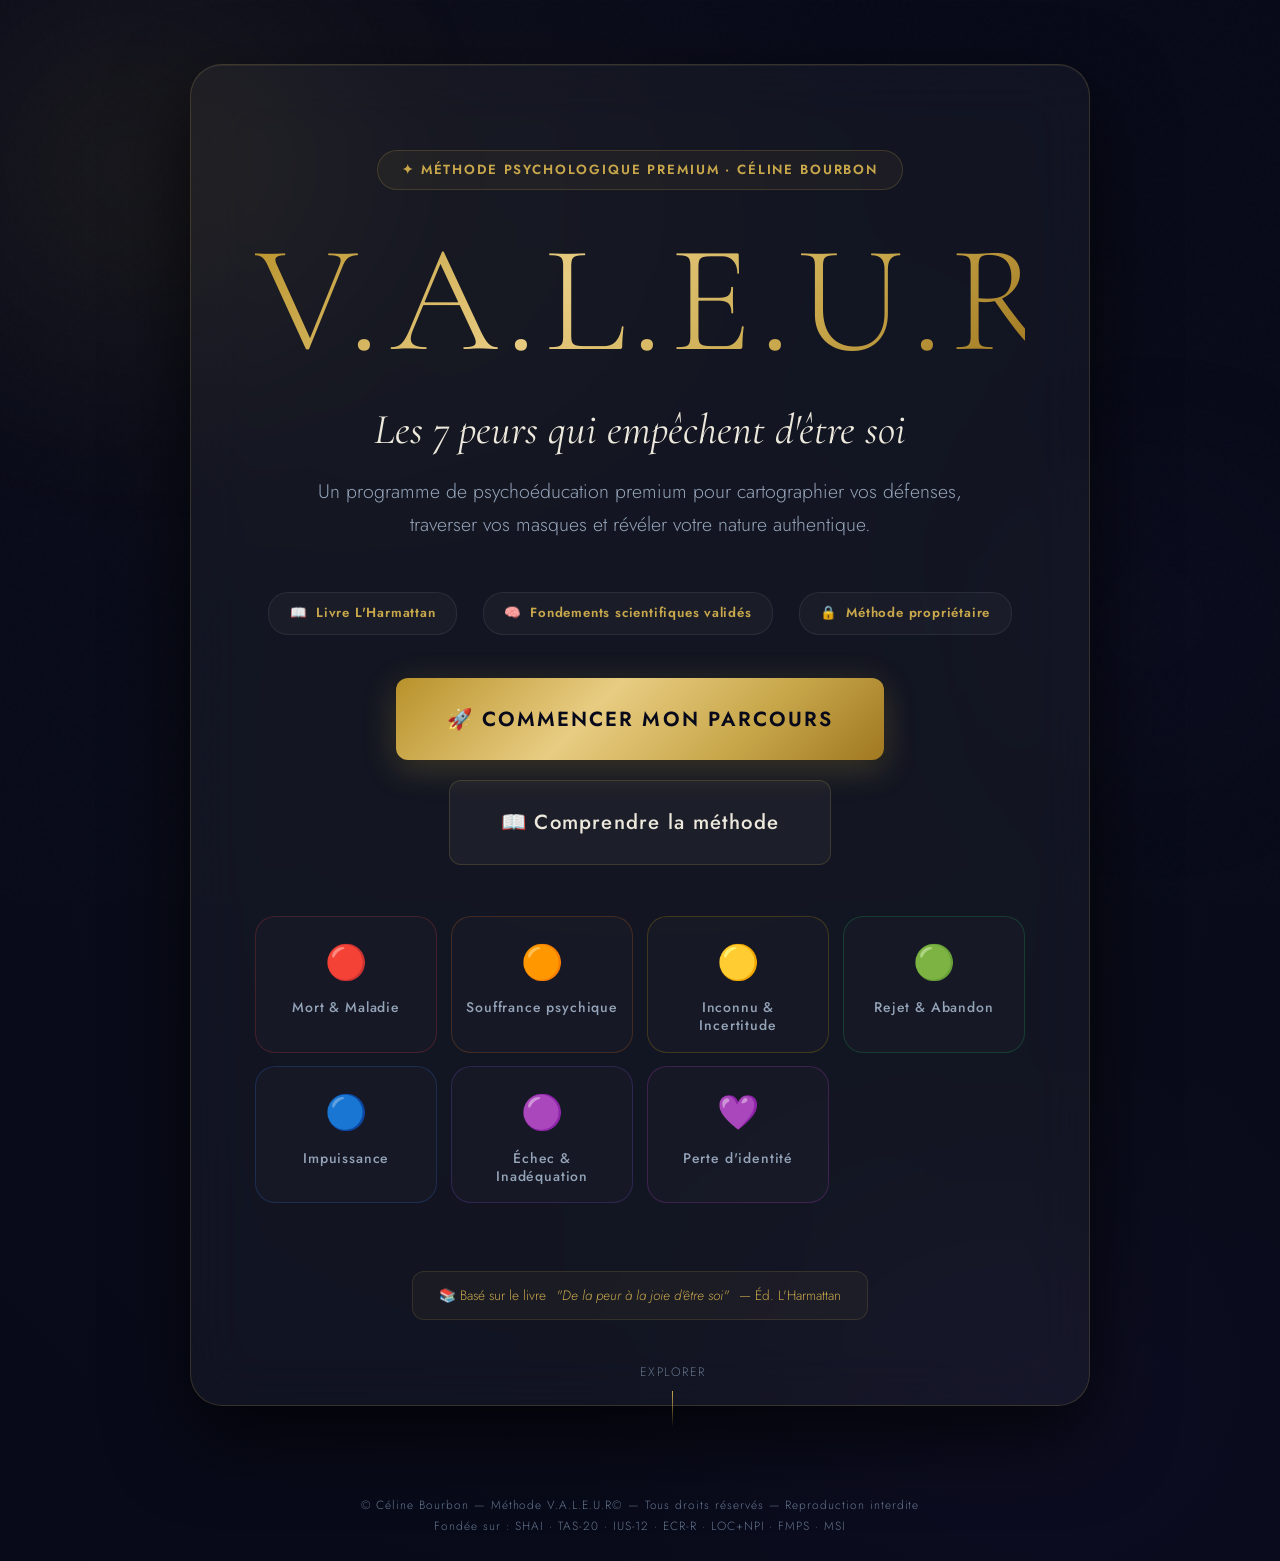
<file: index.html>
<!DOCTYPE html>
<html lang="fr">
<head>
  <meta charset="UTF-8">
  <meta name="viewport" content="width=device-width, initial-scale=1, viewport-fit=cover">
  <title>V.A.L.E.U.R© — Les 7 peurs qui empêchent d'être soi</title>
  <meta name="description" content="Méthode V.A.L.E.U.R© par Céline Bourbon — Psychologue. Cartographiez vos défenses, traversez vos masques, révélez votre nature authentique.">
  <link rel="preconnect" href="https://fonts.googleapis.com">
  <link rel="preconnect" href="https://fonts.gstatic.com" crossorigin>
  <link href="https://fonts.googleapis.com/css2?family=Cormorant+Garamond:ital,wght@0,300;0,400;0,600;1,300;1,400&family=Jost:wght@200;300;400;500;600&display=swap" rel="stylesheet">
  <link rel="stylesheet" href="design-system.css">
  <style>
    .hero-container { position: relative; z-index: 1; }

    .hero-card { padding: clamp(2.5rem, 7vw, 5rem) clamp(1.5rem, 5vw, 4rem); }

    .credentials {
      display: flex;
      align-items: center;
      justify-content: center;
      gap: 1.5rem;
      margin: 2.5rem 0;
      flex-wrap: wrap;
    }

    .credential-badge {
      display: flex;
      align-items: center;
      gap: 0.5rem;
      padding: 0.55rem 1.2rem;
      background: rgba(255,255,255,0.03);
      border: 1px solid rgba(255,255,255,0.07);
      border-radius: 20px;
      font-size: 0.78rem;
      color: var(--text-muted);
      letter-spacing: 0.06em;
    }

    .credential-badge span { color: var(--gold); font-weight: 600; }

    .seven-peurs {
      display: grid;
      grid-template-columns: repeat(auto-fit, minmax(clamp(130px, 20vw, 180px), 1fr));
      gap: 0.8rem;
      margin: 2.5rem auto;
      max-width: 900px;
    }

    .peur-card {
      display: flex;
      flex-direction: column;
      align-items: center;
      gap: 0.4rem;
      padding: 1rem 0.8rem;
      background: rgba(255,255,255,0.02);
      border: 1px solid rgba(255,255,255,0.05);
      border-radius: var(--radius-md);
      text-align: center;
      transition: var(--transition);
      cursor: default;
    }

    .peur-card:hover {
      background: rgba(255,255,255,0.06);
      transform: translateY(-4px);
    }

    .peur-emoji { font-size: clamp(1.6rem, 4vw, 2rem); }

    .peur-name {
      font-family: var(--font-body);
      font-size: clamp(0.7rem, 1.8vw, 0.82rem);
      font-weight: 500;
      letter-spacing: 0.06em;
      color: var(--text-secondary);
      line-height: 1.3;
    }

    .scroll-indicator {
      position: absolute;
      bottom: 2.5rem;
      left: 50%;
      transform: translateX(-50%);
      display: flex;
      flex-direction: column;
      align-items: center;
      gap: 0.5rem;
      color: var(--text-muted);
      font-size: 0.72rem;
      letter-spacing: 0.12em;
      text-transform: uppercase;
      animation: fadeInUp 1s 1.5s both;
    }

    .scroll-arrow {
      width: 1px;
      height: 36px;
      background: linear-gradient(180deg, var(--gold), transparent);
      animation: scrollPulse 2s ease-in-out infinite;
    }

    @keyframes scrollPulse {
      0%, 100% { opacity: 0.3; transform: scaleY(1); }
      50% { opacity: 1; transform: scaleY(1.1); }
    }

    .book-ref {
      display: inline-flex;
      align-items: center;
      gap: 0.6rem;
      margin-top: 1.5rem;
      padding: 0.7rem 1.5rem;
      background: rgba(201,168,76,0.05);
      border: 1px solid rgba(201,168,76,0.15);
      border-radius: 12px;
      font-size: 0.8rem;
      color: var(--gold);
      text-decoration: none;
      transition: var(--transition-fast);
    }

    .book-ref:hover {
      background: rgba(201,168,76,0.1);
      border-color: rgba(201,168,76,0.3);
    }

    .copyright-landing {
      text-align: center;
      padding: 1.5rem 1rem;
      font-size: 0.7rem;
      color: var(--text-muted);
      letter-spacing: 0.08em;
      position: relative;
      z-index: 1;
    }
  </style>
</head>
<body>

<!-- Ambient orbes -->
<div class="orbe orbe-1"></div>
<div class="orbe orbe-2"></div>

<div id="progress-bar" class="progress-bar" style="transform:scaleX(0)"></div>

<div class="hero-container">
  <div class="hero-card glass-card animate-up">

    <!-- Tag -->
    <div class="hero-tag animate-up delay-1">
      ✦ Méthode psychologique premium · Céline Bourbon
    </div>

    <!-- Titre -->
    <h1 class="hero-title animate-up delay-2">V.A.L.E.U.R©</h1>

    <!-- Tagline -->
    <p class="hero-tagline animate-up delay-2">
      Les 7 peurs qui empêchent d'être soi
    </p>

    <!-- Sous-titre -->
    <p class="hero-subtitle animate-up delay-3">
      Un programme de psychoéducation premium pour cartographier vos défenses,<br>
      traverser vos masques et révéler votre nature authentique.
    </p>

    <!-- Credentials -->
    <div class="credentials animate-up delay-3">
      <div class="credential-badge">📖 <span>Livre L'Harmattan</span></div>
      <div class="credential-badge">🧠 <span>Fondements scientifiques validés</span></div>
      <div class="credential-badge">🔒 <span>Méthode propriétaire</span></div>
    </div>

    <!-- CTA -->
    <div class="hero-cta animate-up delay-4">
      <a href="dashboard.html" class="btn-primary btn-hero">
        🚀 Commencer mon parcours
      </a>
      <a href="module-0.html" class="btn-secondary btn-hero">
        📖 Comprendre la méthode
      </a>
    </div>

    <!-- 7 peurs -->
    <div class="seven-peurs animate-up delay-5">
      <div class="peur-card" style="border-color:rgba(239,68,68,0.2)">
        <span class="peur-emoji">🔴</span>
        <span class="peur-name">Mort &amp; Maladie</span>
      </div>
      <div class="peur-card" style="border-color:rgba(249,115,22,0.2)">
        <span class="peur-emoji">🟠</span>
        <span class="peur-name">Souffrance psychique</span>
      </div>
      <div class="peur-card" style="border-color:rgba(234,179,8,0.2)">
        <span class="peur-emoji">🟡</span>
        <span class="peur-name">Inconnu &amp; Incertitude</span>
      </div>
      <div class="peur-card" style="border-color:rgba(34,197,94,0.2)">
        <span class="peur-emoji">🟢</span>
        <span class="peur-name">Rejet &amp; Abandon</span>
      </div>
      <div class="peur-card" style="border-color:rgba(59,130,246,0.2)">
        <span class="peur-emoji">🔵</span>
        <span class="peur-name">Impuissance</span>
      </div>
      <div class="peur-card" style="border-color:rgba(139,92,246,0.2)">
        <span class="peur-emoji">🟣</span>
        <span class="peur-name">Échec &amp; Inadéquation</span>
      </div>
      <div class="peur-card" style="border-color:rgba(217,70,239,0.2)">
        <span class="peur-emoji">💜</span>
        <span class="peur-name">Perte d'identité</span>
      </div>
    </div>

    <!-- Référence livre -->
    <div style="text-align:center;" class="animate-up delay-5">
      <span class="book-ref">
        📚 Basé sur le livre <em>"De la peur à la joie d'être soi"</em> — Éd. L'Harmattan
      </span>
    </div>

  </div>

  <div class="scroll-indicator">
    <span>Explorer</span>
    <div class="scroll-arrow"></div>
  </div>
</div>

<div class="copyright-landing">
  © Céline Bourbon — Méthode V.A.L.E.U.R© — Tous droits réservés — Reproduction interdite<br>
  Fondée sur : SHAI · TAS-20 · IUS-12 · ECR-R · LOC+NPI · FMPS · MSI
</div>

<script src="valeur-core.js"></script>
<script>
  // Si déjà utilisateur avec données, rediriger vers dashboard
  const hasData = localStorage.getItem('valeur-journal');
  if (hasData && JSON.parse(hasData)?.length > 0) {
    // On reste sur la landing - l'utilisateur peut choisir
  }
  // Scroll progress
  window.addEventListener('scroll', () => {
    const pct = window.scrollY / (document.body.scrollHeight - window.innerHeight) * 100;
    ValeurCore.updateProgressBar(pct);
  });
</script>
</body>
</html>
</file>
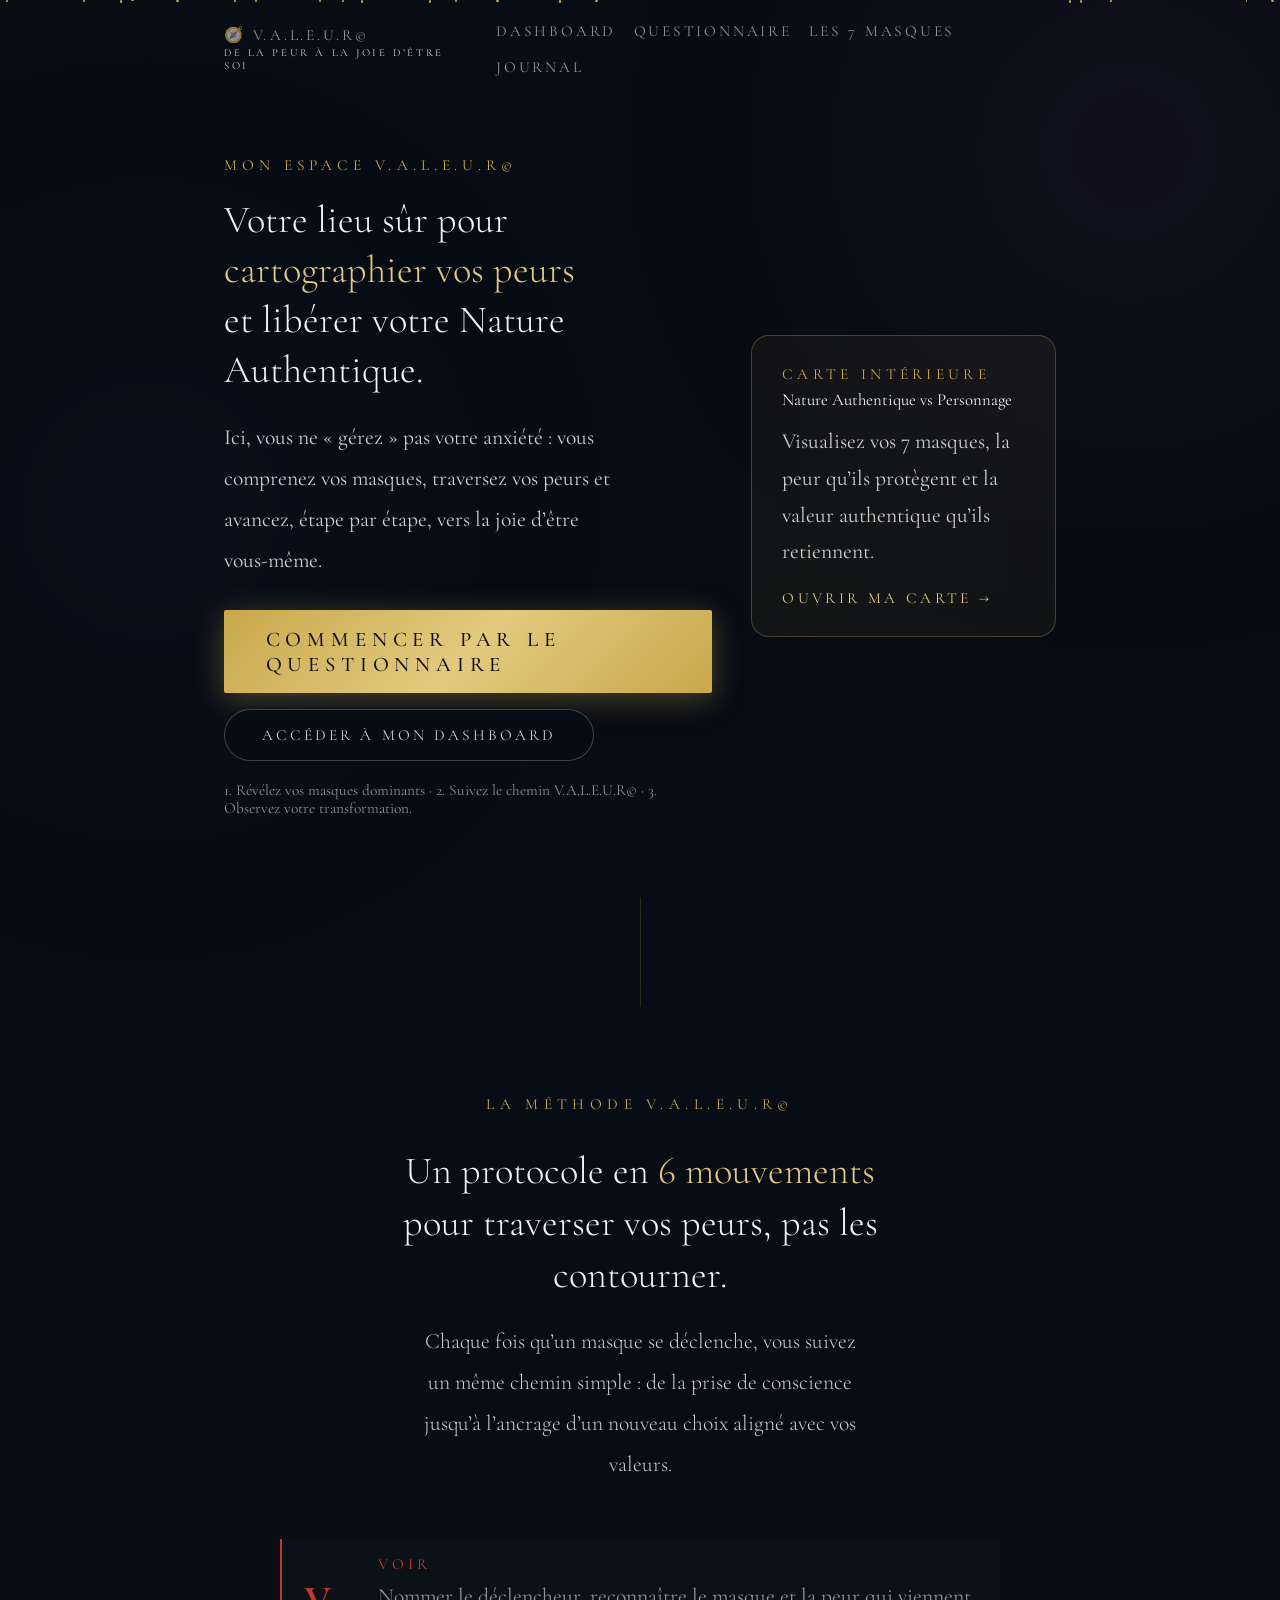
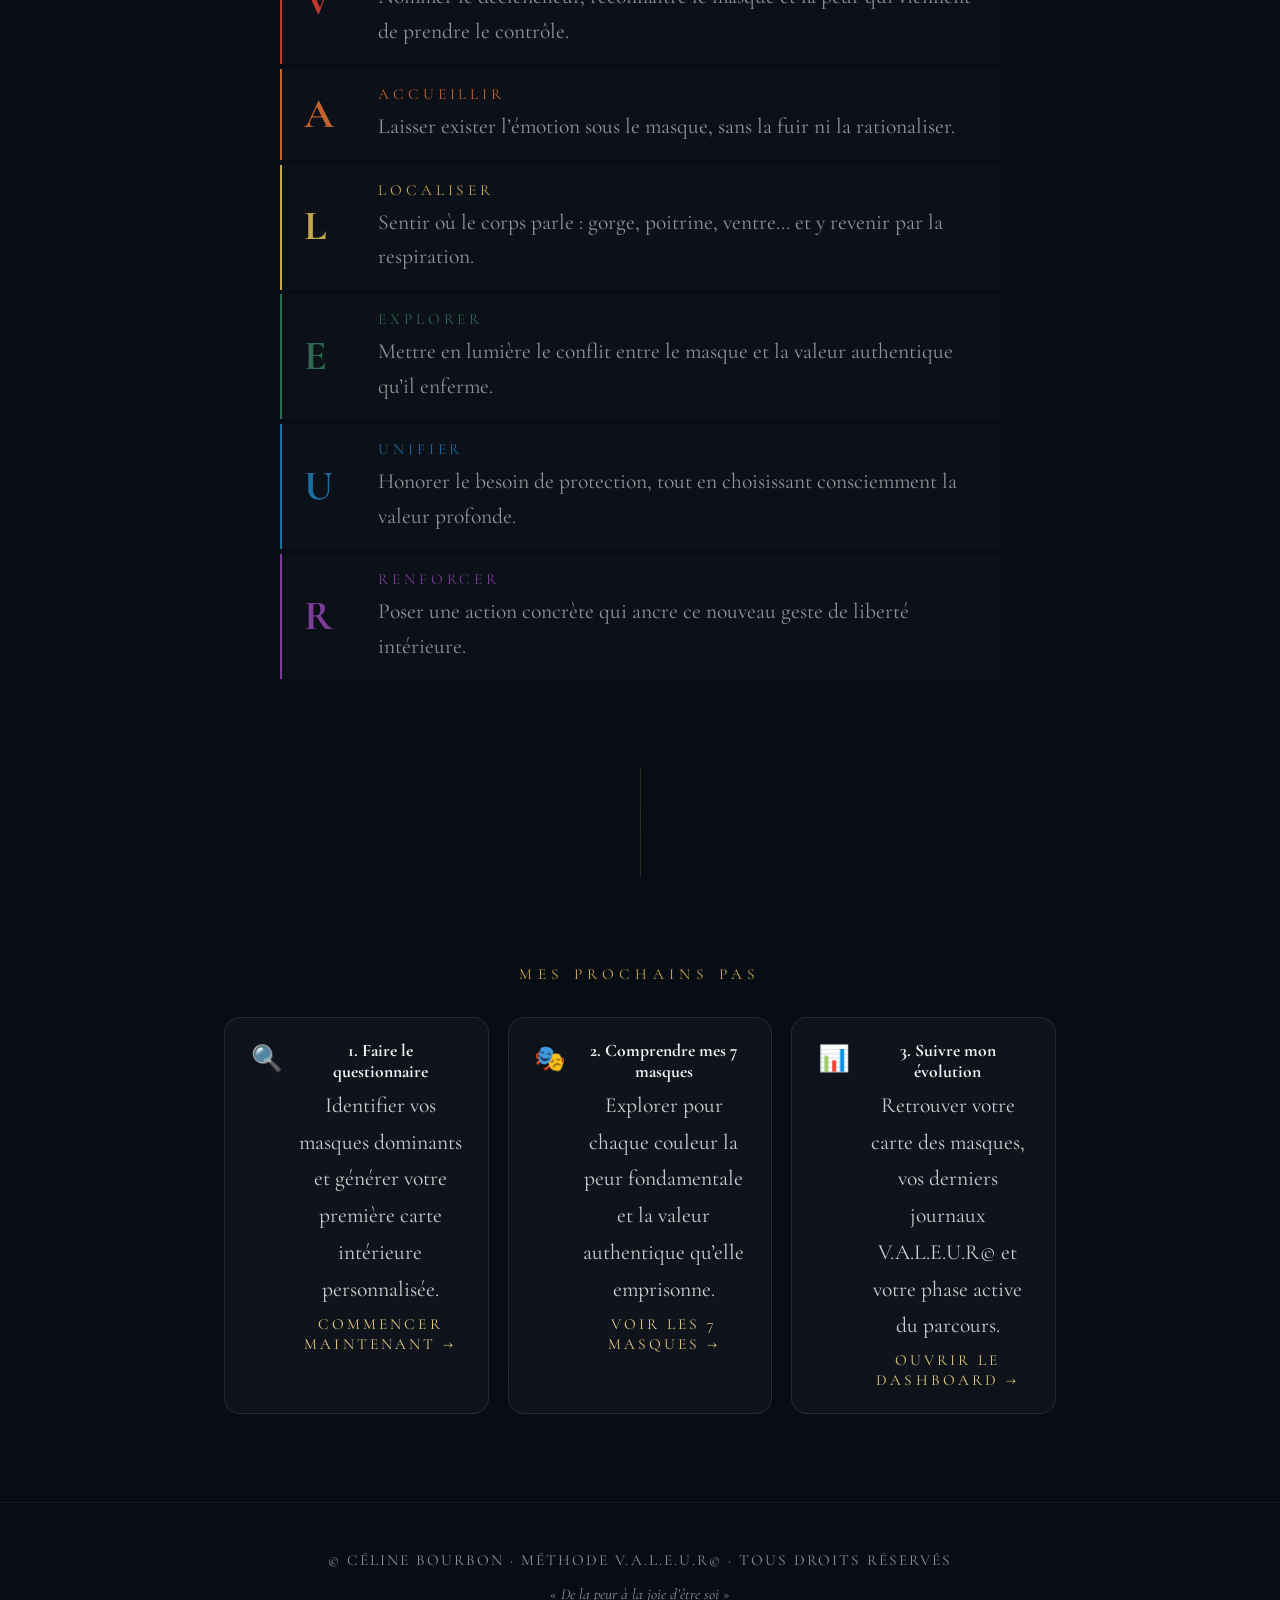
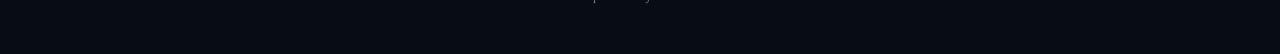
<file: index-preview.html>
<!DOCTYPE html>
<html lang="fr">
<head>
  <meta charset="UTF-8">
  <meta name="viewport" content="width=device-width, initial-scale=1, viewport-fit=cover">
  <title>V.A.L.E.U.R© — Accueil de l'application</title>
  <meta name="description" content="Accueil de l'application V.A.L.E.U.R© — Mon espace pour cartographier mes peurs, comprendre mes masques et suivre mon parcours de libération.">
  <link rel="preconnect" href="https://fonts.googleapis.com">
  <link rel="preconnect" href="https://fonts.gstatic.com" crossorigin>
  <link href="https://fonts.googleapis.com/css2?family=Cormorant+Garamond:ital,wght@0,300;0,400;0,600;0,700;1,300;1,400&display=swap" rel="stylesheet">
  <style>
    *, *::before, *::after { margin:0; padding:0; box-sizing:border-box; }
    html { scroll-behavior:smooth; }
    body { background:#080c14; color:#fff; font-family:'Cormorant Garamond',serif; overflow-x:hidden; }

    :root {
      --gold:#C9A84C; --gold-light:#e2c97e;
      --gold-gradient:linear-gradient(135deg,#C9A84C 0%,#e2c97e 50%,#C9A84C 100%);
      --text-primary:rgba(255,255,255,0.95);
      --text-secondary:rgba(255,255,255,0.8);
      --text-muted:rgba(255,255,255,0.55);
      --fs-hero-logo: clamp(3.4rem, 7.2vw, 3.8rem);
      --fs-heading:   clamp(2.1rem, 4vw, 2.4rem);
      --fs-body:      clamp(1.2rem, 2vw, 1.35rem);
      --fs-label:     clamp(0.9rem, 1.2vw, 1rem);
      --fs-cta:       clamp(1.15rem, 2vw, 1.3rem);
    }

    #progress-bar { position:fixed;top:0;left:0;height:2px;background:var(--gold-gradient);transform-origin:left;transform:scaleX(0);z-index:1000;transition:transform 0.1s; }

    .orbe { position:fixed;border-radius:50%;pointer-events:none;z-index:0;filter:blur(120px);opacity:0.12; }
    .orbe-1 { width:700px;height:700px;background:radial-gradient(circle,#6c3483,transparent);top:-200px;right:-200px; }
    .orbe-2 { width:600px;height:600px;background:radial-gradient(circle,#1b3a6b,transparent);bottom:10%;left:-150px; }

    .particle { position:fixed;border-radius:50%;background:var(--gold);pointer-events:none;z-index:0;animation:floatUp linear infinite; }
    @keyframes floatUp { 0%{transform:translateY(100vh);opacity:0}10%{opacity:0.3}90%{opacity:0.1}100%{transform:translateY(-60px);opacity:0} }

    .page { position:relative;z-index:1; }

    @keyframes fadeInUp { from{opacity:0;transform:translateY(30px)}to{opacity:1;transform:translateY(0)} }
    .reveal { opacity:0;transform:translateY(40px);transition:opacity 0.9s ease,transform 0.9s ease; }
    .reveal.visible { opacity:1;transform:translateY(0); }

    .divider { width:1px;height:clamp(70px,10vw,110px);background:var(--gold-gradient);margin:0 auto;opacity:0.18; }

    section { max-width:960px;margin:0 auto;padding:clamp(3.5rem,8vw,5.5rem) clamp(1.8rem,8vw,4rem); }
    .section-tag { font-size:var(--fs-label);letter-spacing:0.35em;text-transform:uppercase;color:var(--gold);margin-bottom:2.1rem; }

    /* HEADER APPLI */
    .app-header {
      max-width:960px;
      margin:0 auto;
      padding:1.4rem clamp(1.8rem,8vw,4rem) 0;
      display:flex;
      align-items:center;
      justify-content:space-between;
      gap:1.5rem;
      font-size:var(--fs-label);
      text-transform:uppercase;
      letter-spacing:0.18em;
      color:var(--text-muted);
    }
    .app-header__logo { display:flex;flex-direction:column;gap:0.15rem; }
    .app-header__logo span {
      font-size:0.7em;
      letter-spacing:0.24em;
      text-transform:uppercase;
      color:var(--text-secondary);
    }
    .app-header__nav { display:flex;flex-wrap:wrap;gap:1.1rem; }
    .app-header__nav a {
      color:var(--text-muted);
      text-decoration:none;
      position:relative;
    }
    .app-header__nav a::after {
      content:'';position:absolute;left:0;bottom:-4px;width:0;height:1px;background:var(--gold-gradient);transition:width .25s;
    }
    .app-header__nav a:hover { color:var(--gold-light); }
    .app-header__nav a:hover::after { width:100%; }

    /* HERO APPLI */
    .hero {
      min-height:auto;
      display:grid;
      grid-template-columns:minmax(0,1.6fr) minmax(260px,1fr);
      gap:2.4rem;
      align-items:center;
      padding:clamp(3.5rem,8vw,5rem) clamp(1.8rem,8vw,4rem);
      max-width:960px;
      margin:0 auto;
    }
    .hero-app__content { text-align:left; }
    .hero-app__eyebrow {
      font-size:var(--fs-label);
      letter-spacing:0.32em;
      text-transform:uppercase;
      color:var(--gold);
      margin-bottom:1.4rem;
    }
    .hero-app__title {
      font-size:var(--fs-heading);
      font-weight:300;
      line-height:1.3;
      margin-bottom:1.3rem;
      color:var(--text-primary);
    }
    .hero-app__title span { color:var(--gold-light); }
    .hero-app__text {
      font-size:var(--fs-body);
      color:var(--text-secondary);
      line-height:1.9;
      max-width:40ch;
      margin-bottom:1.8rem;
    }
    .hero-app__actions { display:flex;flex-wrap:wrap;gap:1rem;align-items:center; }
    .hero-app__hint {
      margin-top:1.2rem;
      font-size:var(--fs-label);
      color:var(--text-muted);
    }

    .btn-primary {
      display:inline-block;background:var(--gold-gradient);color:#0d1117;
      font-size:var(--fs-cta);font-weight:500;letter-spacing:0.28em;
      text-transform:uppercase;text-decoration:none;
      padding:1.05rem 2.6rem;border-radius:2px;
      transition:transform 0.25s,box-shadow 0.25s;
      box-shadow:0 6px 30px rgba(201,168,76,0.35);
    }
    .btn-primary:hover { transform:translateY(-2px);box-shadow:0 12px 52px rgba(201,168,76,0.6); }

    .btn-secondary-app {
      display:inline-block;
      padding:1rem 2.3rem;
      border-radius:999px;
      border:1px solid rgba(255,255,255,0.22);
      color:var(--text-secondary);
      text-decoration:none;
      font-size:var(--fs-label);
      letter-spacing:0.2em;
      text-transform:uppercase;
      background:rgba(8,12,20,0.7);
      backdrop-filter:blur(18px);
      -webkit-backdrop-filter:blur(18px);
    }
    .btn-secondary-app:hover {
      border-color:rgba(201,168,76,0.7);
      color:var(--gold-light);
    }

    .hero-app__panel { display:flex;justify-content:flex-end; }
    .hero-panela {
      background:rgba(201,168,76,0.06);
      border:1px solid rgba(201,168,76,0.3);
      border-radius:18px;
      padding:1.8rem 1.9rem;
      max-width:340px;
      backdrop-filter:blur(28px);
      -webkit-backdrop-filter:blur(28px);
    }
    .hero-panel__tag {
      font-size:var(--fs-label);
      letter-spacing:0.28em;
      text-transform:uppercase;
      color:var(--gold);
      margin-bottom:0.4rem;
    }
    .hero-panel__label {
      font-size:1.05rem;
      color:var(--text-primary);
      margin-bottom:0.8rem;
    }
    .hero-panel__desc {
      font-size:var(--fs-body);
      color:var(--text-secondary);
      line-height:1.7;
      margin-bottom:1.1rem;
    }
    .hero-panel__link {
      font-size:var(--fs-label);
      text-transform:uppercase;
      letter-spacing:0.22em;
      color:var(--gold-light);
      text-decoration:none;
    }

    /* MÉTHODE */
    .methode-section { text-align:center; }
    .methode-title {
      font-size:var(--fs-heading);
      font-weight:300;color:var(--text-primary);
      line-height:1.35;margin-bottom:1.2rem;max-width:34ch;margin-inline:auto;
    }
    .methode-title span { color:var(--gold-light); }
    .methode-sub {
      font-size:var(--fs-body);
      color:var(--text-secondary);font-weight:300;
      max-width:44ch;margin:0 auto 3.4rem;line-height:1.9;
    }
    .steps-list { display:flex;flex-direction:column;max-width:720px;margin:0 auto;gap:0.3rem; }
    .step-item {
      display:flex;align-items:center;gap:clamp(18px,3vw,28px);
      padding:1rem 1.4rem;border-left:2px solid currentColor;
      background:rgba(255,255,255,0.02);text-align:left;
      transition:background 0.25s;
      font-size:var(--fs-body);
    }
    .step-item:hover { background:rgba(255,255,255,0.06); }
    .step-letter {
      font-size:clamp(2.1rem,3.5vw,2.6rem);
      font-weight:700;line-height:1;min-width:clamp(30px,4.4vw,46px);
    }
    .step-title {
      font-size:var(--fs-label);
      letter-spacing:0.25em;text-transform:uppercase;margin-bottom:6px;
    }
    .step-desc { font-size:var(--fs-body);color:var(--text-muted);line-height:1.6; }

    /* CARTES PROCHAINS PAS */
    .results-section { text-align:center; }
    .home-actions-grid {
      display:grid;
      grid-template-columns:repeat(auto-fit,minmax(260px,1fr));
      gap:1.2rem;
      max-width:900px;
      margin:0 auto;
    }
    .home-card {
      display:flex;
      gap:1rem;
      padding:1.4rem 1.6rem;
      border-radius:16px;
      text-decoration:none;
      background:rgba(255,255,255,0.03);
      border:1px solid rgba(255,255,255,0.1);
      backdrop-filter:blur(20px);
      -webkit-backdrop-filter:blur(20px);
      transition:transform .25s, box-shadow .25s, border-color .25s, background .25s;
    }
    .home-card:hover {
      transform:translateY(-2px);
      background:rgba(255,255,255,0.06);
      border-color:rgba(201,168,76,0.3);
      box-shadow:0 18px 50px rgba(0,0,0,0.5);
    }
    .home-card__icon { font-size:1.6rem;flex-shrink:0;padding-top:0.2rem; }
    .home-card__content h3 {
      font-size:1.1rem;
      margin-bottom:0.3rem;
      color:var(--text-primary);
    }
    .home-card__content p {
      font-size:var(--fs-body);
      color:var(--text-secondary);
      line-height:1.7;
      margin-bottom:0.4rem;
    }
    .home-card__link {
      font-size:var(--fs-label);
      text-transform:uppercase;
      letter-spacing:0.2em;
      color:var(--gold-light);
    }

    /* FOOTER */
    footer {
      text-align:center;padding:2.6rem 1.4rem;font-size:var(--fs-label);
      letter-spacing:0.13em;color:var(--text-muted);
      border-top:1px solid rgba(255,255,255,0.06);line-height:2.2;text-transform:uppercase;
    }
    footer em { text-transform:none;letter-spacing:0; }

    @media (max-width:800px) {
      .app-header { flex-direction:column;align-items:flex-start; }
      .app-header__nav { width:100%;justify-content:flex-start;flex-wrap:wrap; }
      .hero { grid-template-columns:1fr;padding-top:2.8rem; }
      .hero-app__actions { flex-direction:column;align-items:flex-start; }
      .hero-app__panel { justify-content:flex-start;margin-top:1.4rem; }
    }
  </style>
</head>
<body>

<div id="progress-bar"></div>
<div class="orbe orbe-1"></div>
<div class="orbe orbe-2"></div>
<div id="particles"></div>

<div class="page">

  <header class="app-header">
    <div class="app-header__logo">
      🧭 V.A.L.E.U.R©
      <span>De la peur à la joie d’être soi</span>
    </div>
    <nav class="app-header__nav">
      <a href="dashboard.html">Dashboard</a>
      <a href="questionnaire.html">Questionnaire</a>
      <a href="masques.html">Les 7 masques</a>
      <a href="journal.html">Journal</a>
    </nav>
  </header>

  <section class="hero">
    <div class="hero-app__content">
      <p class="hero-app__eyebrow">Mon espace V.A.L.E.U.R©</p>
      <h1 class="hero-app__title">
        Votre lieu sûr pour<br>
        <span>cartographier vos peurs</span><br>
        et libérer votre Nature Authentique.
      </h1>
      <p class="hero-app__text">
        Ici, vous ne « gérez » pas votre anxiété&nbsp;: vous comprenez vos masques,
        traversez vos peurs et avancez, étape par étape, vers la joie d’être vous‑même.
      </p>
      <div class="hero-app__actions">
        <a href="questionnaire.html" class="btn-primary">Commencer par le questionnaire</a>
        <a href="dashboard.html" class="btn-secondary-app">Accéder à mon dashboard</a>
      </div>
      <p class="hero-app__hint">
        1. Révélez vos masques dominants · 2. Suivez le chemin V.A.L.E.U.R© · 3. Observez votre transformation.
      </p>
    </div>

    <div class="hero-app__panel">
      <div class="hero-panela">
        <p class="hero-panel__tag">Carte intérieure</p>
        <p class="hero-panel__label">Nature Authentique vs Personnage</p>
        <p class="hero-panel__desc">
          Visualisez vos 7 masques, la peur qu’ils protègent
          et la valeur authentique qu’ils retiennent.
        </p>
        <a href="dashboard.html" class="hero-panel__link">Ouvrir ma carte →</a>
      </div>
    </div>
  </section>

  <div class="divider"></div>

  <section class="methode-section reveal">
    <p class="section-tag">La méthode V.A.L.E.U.R©</p>
    <h2 class="methode-title">
      Un protocole en <span>6 mouvements</span><br>
      pour traverser vos peurs, pas les contourner.
    </h2>
    <p class="methode-sub">
      Chaque fois qu’un masque se déclenche, vous suivez un même
      chemin simple&nbsp;: de la prise de conscience jusqu’à
      l’ancrage d’un nouveau choix aligné avec vos valeurs.
    </p>

    <div class="steps-list">
      <div class="step-item" style="color:#c0392b;border-color:#c0392b">
        <div class="step-letter" style="color:#c0392b">V</div>
        <div>
          <div class="step-title">Voir</div>
          <div class="step-desc">Nommer le déclencheur, reconnaître le masque et la peur qui viennent de prendre le contrôle.</div>
        </div>
      </div>
      <div class="step-item" style="color:#c4622d;border-color:#c4622d">
        <div class="step-letter" style="color:#c4622d">A</div>
        <div>
          <div class="step-title">Accueillir</div>
          <div class="step-desc">Laisser exister l’émotion sous le masque, sans la fuir ni la rationaliser.</div>
        </div>
      </div>
      <div class="step-item" style="color:#c9a84c;border-color:#c9a84c">
        <div class="step-letter" style="color:#c9a84c">L</div>
        <div>
          <div class="step-title">Localiser</div>
          <div class="step-desc">Sentir où le corps parle&nbsp;: gorge, poitrine, ventre… et y revenir par la respiration.</div>
        </div>
      </div>
      <div class="step-item" style="color:#2d6a4f;border-color:#2d6a4f">
        <div class="step-letter" style="color:#2d6a4f">E</div>
        <div>
          <div class="step-title">Explorer</div>
          <div class="step-desc">Mettre en lumière le conflit entre le masque et la valeur authentique qu’il enferme.</div>
        </div>
      </div>
      <div class="step-item" style="color:#1b6fa2;border-color:#1b6fa2">
        <div class="step-letter" style="color:#1b6fa2">U</div>
        <div>
          <div class="step-title">Unifier</div>
          <div class="step-desc">Honorer le besoin de protection, tout en choisissant consciemment la valeur profonde.</div>
        </div>
      </div>
      <div class="step-item" style="color:#7d3c98;border-color:#7d3c98">
        <div class="step-letter" style="color:#7d3c98">R</div>
        <div>
          <div class="step-title">Renforcer</div>
          <div class="step-desc">Poser une action concrète qui ancre ce nouveau geste de liberté intérieure.</div>
        </div>
      </div>
    </div>
  </section>

  <div class="divider"></div>

  <section class="results-section reveal">
    <p class="section-tag">Mes prochains pas</p>
    <div class="home-actions-grid">
      <a href="questionnaire.html" class="home-card">
        <div class="home-card__icon">🔍</div>
        <div class="home-card__content">
          <h3>1. Faire le questionnaire</h3>
          <p>Identifier vos masques dominants et générer votre première carte intérieure personnalisée.</p>
          <span class="home-card__link">Commencer maintenant →</span>
        </div>
      </a>

      <a href="masques.html" class="home-card">
        <div class="home-card__icon">🎭</div>
        <div class="home-card__content">
          <h3>2. Comprendre mes 7 masques</h3>
          <p>Explorer pour chaque couleur la peur fondamentale et la valeur authentique qu’elle emprisonne.</p>
          <span class="home-card__link">Voir les 7 masques →</span>
        </div>
      </a>

      <a href="dashboard.html" class="home-card">
        <div class="home-card__icon">📊</div>
        <div class="home-card__content">
          <h3>3. Suivre mon évolution</h3>
          <p>Retrouver votre carte des masques, vos derniers journaux V.A.L.E.U.R© et votre phase active du parcours.</p>
          <span class="home-card__link">Ouvrir le dashboard →</span>
        </div>
      </a>
    </div>
  </section>

  <footer>
    © Céline Bourbon · Méthode V.A.L.E.U.R© · Tous droits réservés<br>
    <em>« De la peur à la joie d’être soi »</em>
  </footer>

</div>

<script>
  const pc = document.getElementById('particles');
  for (let i=0;i<20;i++) {
    const p=document.createElement('div');p.className='particle';
    p.style.cssText=`left:${Math.random()*100}%;width:${Math.random()*2+1}px;height:${Math.random()*2+1}px;animation-duration:${Math.random()*20+15}s;animation-delay:${Math.random()*18}s;`;
    pc.appendChild(p);
  }
  window.addEventListener('scroll',()=>{
    const pct=window.scrollY/(document.body.scrollHeight-window.innerHeight);
    document.getElementById('progress-bar').style.transform=`scaleX(${pct})`;
  });
  const reveals=document.querySelectorAll('.reveal');
  const obs=new IntersectionObserver((entries)=>{
    entries.forEach((e,i)=>{ if(e.isIntersecting){setTimeout(()=>e.target.classList.add('visible'),i*60);obs.unobserve(e.target);} });
  },{threshold:0.1});
  reveals.forEach(el=>obs.observe(el));
</script>
</body>
</html>
</file>
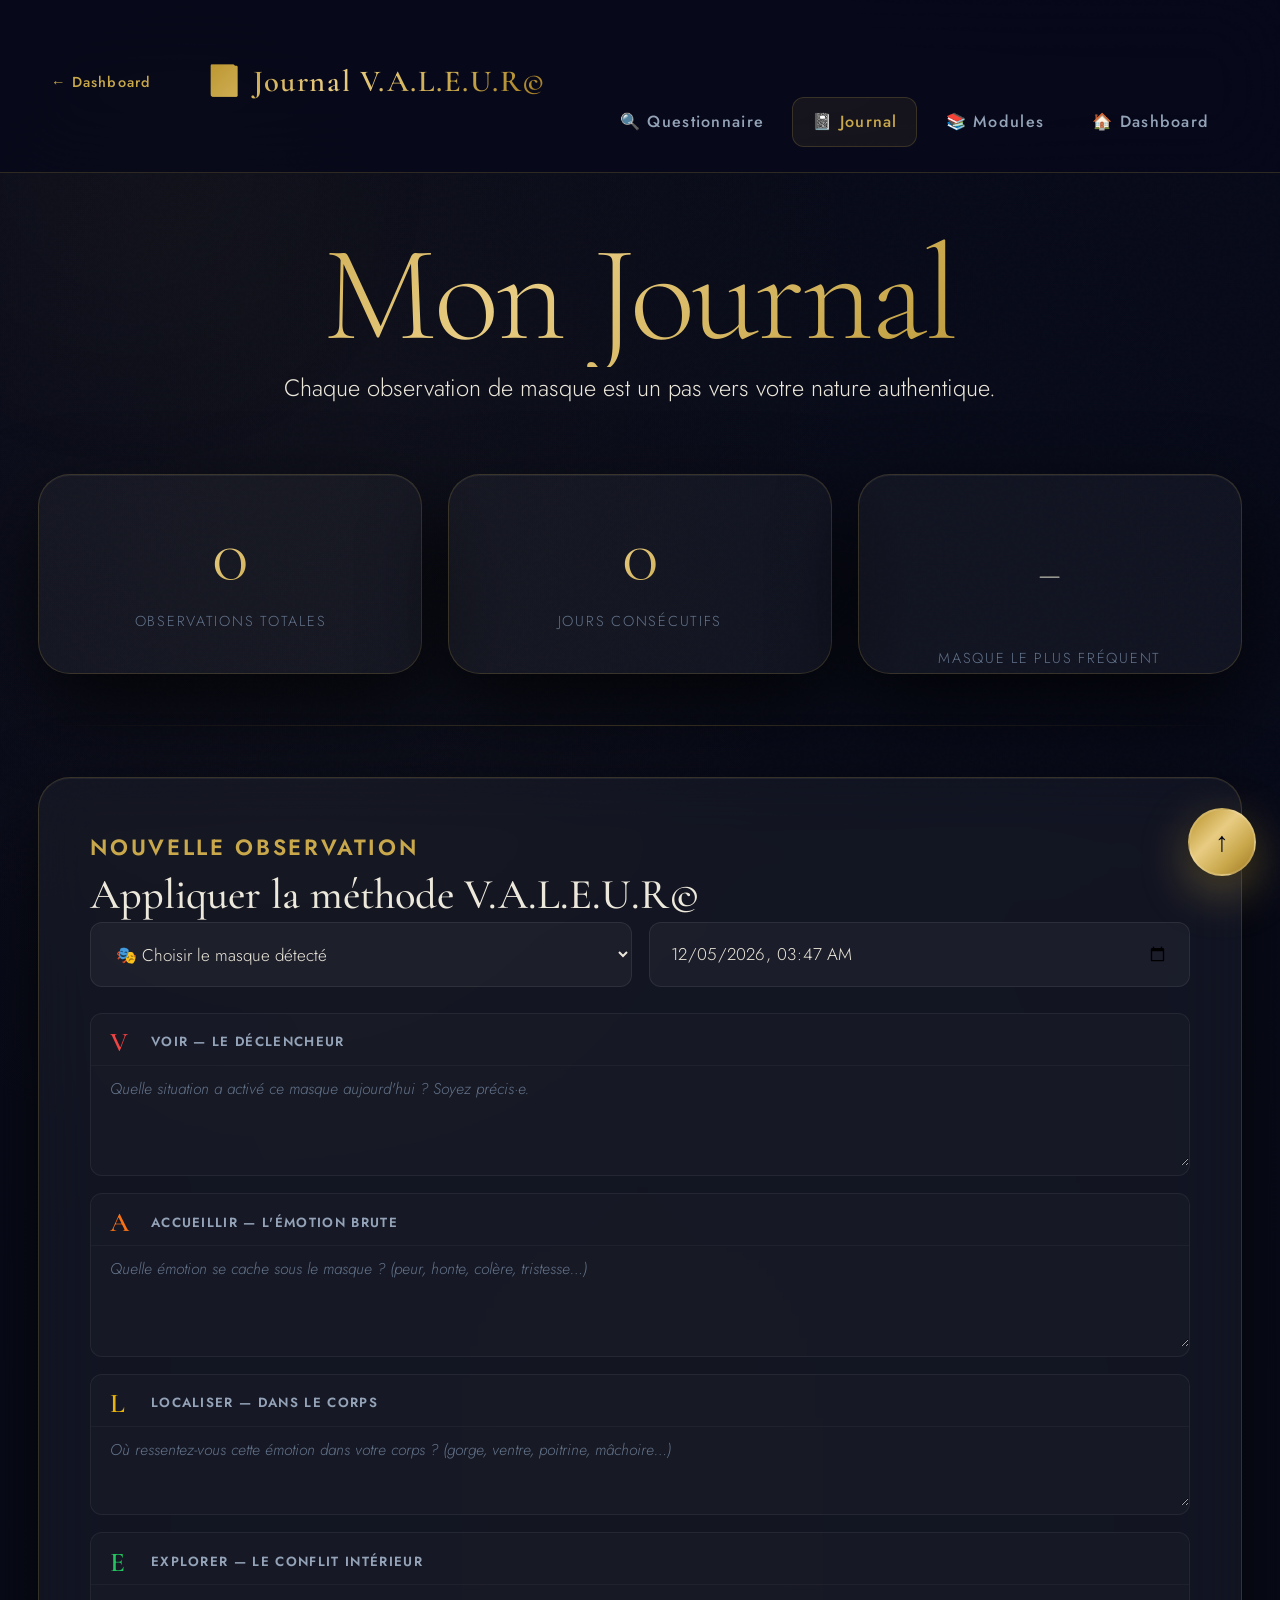
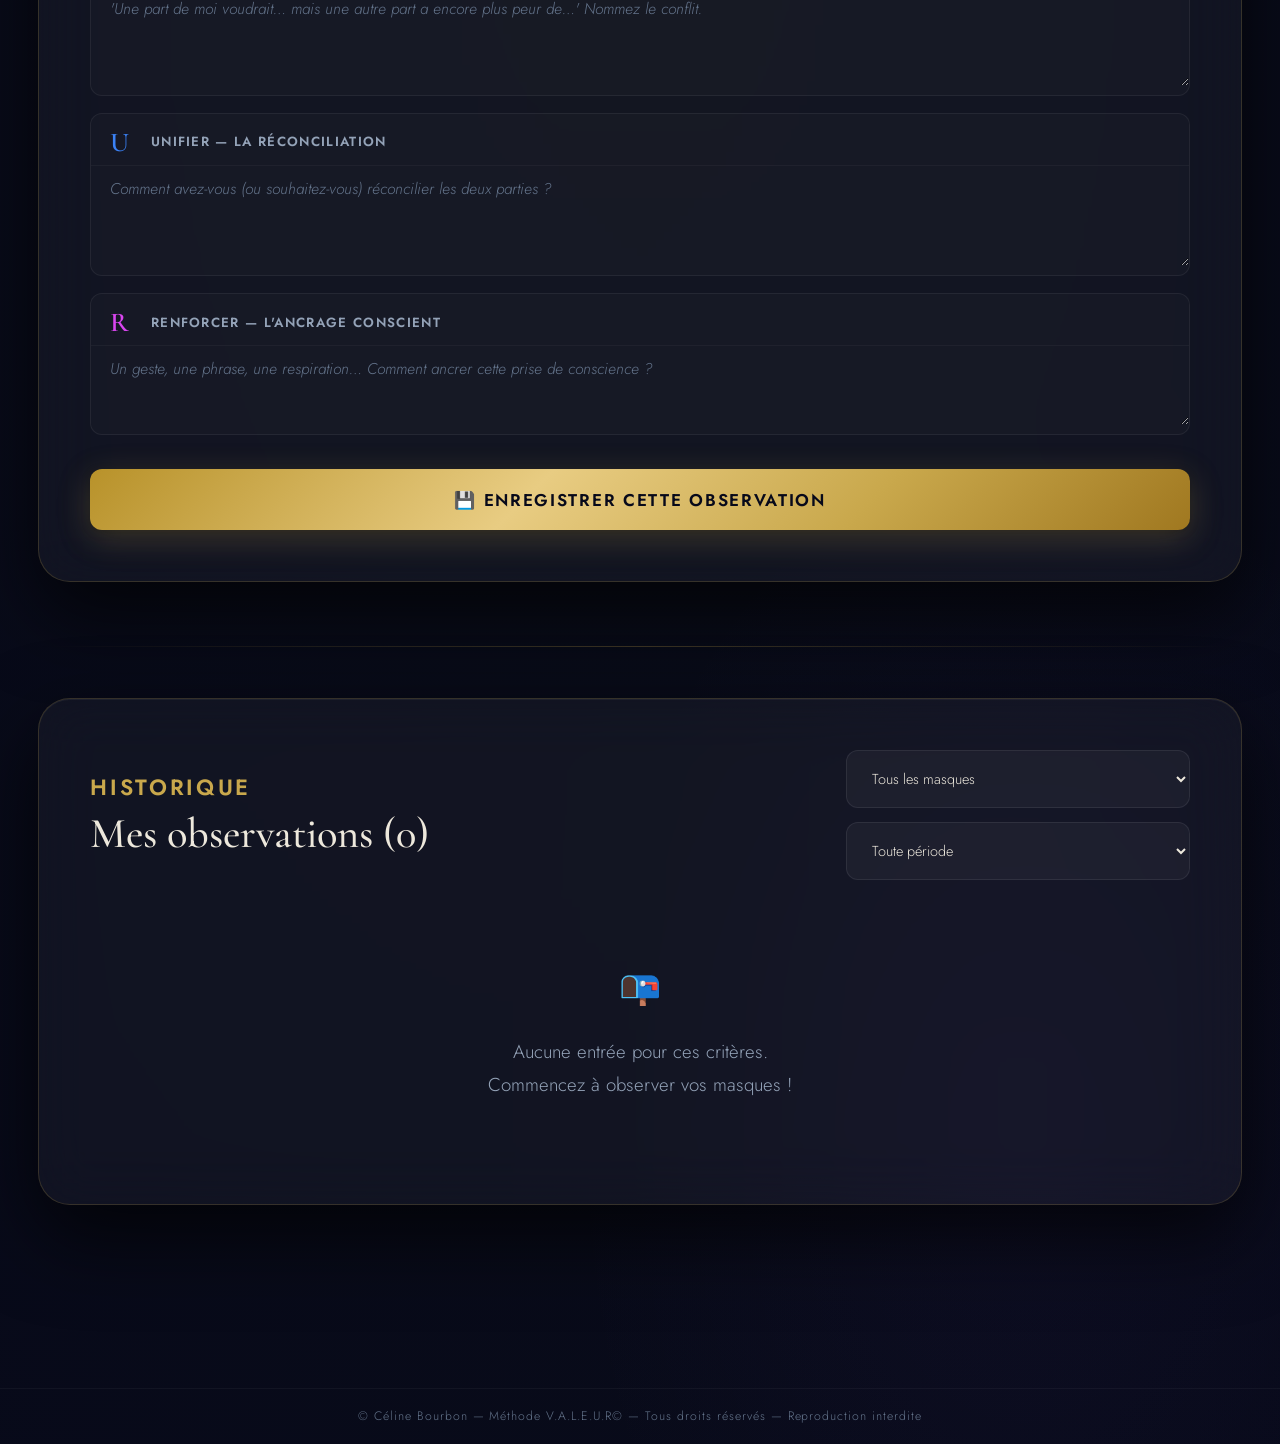
<file: journal.html>
<!DOCTYPE html>
<html lang="fr">
<head>
  <meta charset="UTF-8">
  <meta name="viewport" content="width=device-width, initial-scale=1, viewport-fit=cover">
  <title>V.A.L.E.U.R© — Mon Journal</title>
  <link rel="preconnect" href="https://fonts.googleapis.com">
  <link rel="preconnect" href="https://fonts.gstatic.com" crossorigin>
  <link href="https://fonts.googleapis.com/css2?family=Cormorant+Garamond:ital,wght@0,300;0,400;0,600;1,300;1,400&family=Jost:wght@200;300;400;500;600&display=swap" rel="stylesheet">
  <link rel="stylesheet" href="design-system.css">
  <style>
    .valeur-steps-accordion { display: grid; gap: 1rem; margin: 1.5rem 0; }

    .step-group {
      background: rgba(255,255,255,0.02);
      border: 1px solid rgba(255,255,255,0.06);
      border-radius: var(--radius-sm);
      overflow: hidden;
      transition: var(--transition-fast);
    }

    .step-group:focus-within {
      border-color: rgba(201,168,76,0.3);
      background: rgba(255,255,255,0.04);
    }

    .step-header {
      display: flex;
      align-items: center;
      gap: 0.8rem;
      padding: 0.9rem 1.1rem 0;
    }

    .step-key {
      font-family: var(--font-display);
      font-size: 1.6rem;
      font-weight: 600;
      line-height: 1;
      min-width: 1.6rem;
    }

    .step-label {
      font-size: 0.78rem;
      font-weight: 600;
      letter-spacing: 0.1em;
      text-transform: uppercase;
      color: var(--text-secondary);
    }

    .step-group textarea {
      border: none !important;
      border-radius: 0 !important;
      background: transparent !important;
      padding: 0.6rem 1.1rem 0.9rem !important;
      border-top: 1px solid rgba(255,255,255,0.04) !important;
      margin-top: 0.5rem;
      font-size: 0.92rem !important;
    }

    .step-group textarea:focus {
      background: rgba(255,255,255,0.03) !important;
      box-shadow: none !important;
      border-top-color: rgba(201,168,76,0.2) !important;
    }

    .export-section {
      display: flex;
      gap: 0.8rem;
      flex-wrap: wrap;
    }
  </style>
</head>
<body>

<div class="orbe orbe-1" style="opacity:0.05;"></div>

<div id="progress-bar" class="progress-bar" style="transform:scaleX(0)"></div>

<header class="glass-header">
  <div class="header-content">
    <a href="dashboard.html" class="back-btn">← Dashboard</a>
    <a href="index.html" class="logo-text">📓 Journal V.A.L.E.U.R©</a>
    <div class="hamburger" id="hamburger">
      <span></span><span></span><span></span>
    </div>
    <nav id="nav-menu">
      <a href="questionnaire.html">🔍 Questionnaire</a>
      <a href="journal.html" class="active">📓 Journal</a>
      <a href="module-0.html">📚 Modules</a>
      <a href="dashboard.html">🏠 Dashboard</a>
    </nav>
  </div>
</header>

<main>

  <section class="section text-center animate-up">
    <h1>Mon Journal</h1>
    <p class="lead">Chaque observation de masque est un pas vers votre nature authentique.</p>
  </section>

  <!-- Stats journal -->
  <div class="stats-grid animate-up delay-1">
    <div class="stat-card glass-card">
      <span class="stat-value" id="total-entries">0</span>
      <span class="stat-label">Observations totales</span>
    </div>
    <div class="stat-card glass-card">
      <span class="stat-value" id="streak-days">0</span>
      <span class="stat-label">Jours consécutifs</span>
    </div>
    <div class="stat-card glass-card">
      <span class="stat-value" id="most-active-mask" style="-webkit-text-fill-color:unset; color:var(--text-secondary); font-size:clamp(1rem,3vw,1.5rem); display:flex; align-items:center; justify-content:center; height:100%;">—</span>
      <span class="stat-label">Masque le plus fréquent</span>
    </div>
  </div>

  <hr class="gold-divider">

  <!-- Nouvelle entrée -->
  <section class="glass-card section animate-up delay-2">
    <h4>Nouvelle observation</h4>
    <h3>Appliquer la méthode V.A.L.E.U.R©</h3>

    <form id="journal-form-full">
      <div class="form-row">
        <select name="masque" required>
          <option value="">🎭 Choisir le masque détecté</option>
          <option value="rouge">🔴 Rouge — Mort / Maladie</option>
          <option value="orange">🟠 Orange — Souffrance psychique</option>
          <option value="jaune">🟡 Jaune — Inconnu / Incertitude</option>
          <option value="vert">🟢 Vert — Rejet / Abandon</option>
          <option value="bleu">🔵 Bleu — Impuissance</option>
          <option value="indigo">🟣 Indigo — Échec / Inadéquation</option>
          <option value="violet">💜 Violet — Perte d'identité</option>
        </select>
        <input type="datetime-local" name="timestamp" id="timestamp-input" required>
      </div>

      <div class="valeur-steps-accordion">

        <div class="step-group">
          <div class="step-header">
            <span class="step-key" style="color:#EF4444">V</span>
            <span class="step-label">Voir — Le déclencheur</span>
          </div>
          <textarea name="V" placeholder="Quelle situation a activé ce masque aujourd'hui ? Soyez précis·e." rows="3"></textarea>
        </div>

        <div class="step-group">
          <div class="step-header">
            <span class="step-key" style="color:#F97316">A</span>
            <span class="step-label">Accueillir — L'émotion brute</span>
          </div>
          <textarea name="A" placeholder="Quelle émotion se cache sous le masque ? (peur, honte, colère, tristesse…)" rows="3"></textarea>
        </div>

        <div class="step-group">
          <div class="step-header">
            <span class="step-key" style="color:#EAB308">L</span>
            <span class="step-label">Localiser — Dans le corps</span>
          </div>
          <textarea name="L" placeholder="Où ressentez-vous cette émotion dans votre corps ? (gorge, ventre, poitrine, mâchoire…)" rows="2"></textarea>
        </div>

        <div class="step-group">
          <div class="step-header">
            <span class="step-key" style="color:#22C55E">E</span>
            <span class="step-label">Explorer — Le conflit intérieur</span>
          </div>
          <textarea name="E" placeholder="'Une part de moi voudrait… mais une autre part a encore plus peur de…' Nommez le conflit." rows="3"></textarea>
        </div>

        <div class="step-group">
          <div class="step-header">
            <span class="step-key" style="color:#3B82F6">U</span>
            <span class="step-label">Unifier — La réconciliation</span>
          </div>
          <textarea name="U" placeholder="Comment avez-vous (ou souhaitez-vous) réconcilier les deux parties ?" rows="3"></textarea>
        </div>

        <div class="step-group">
          <div class="step-header">
            <span class="step-key" style="color:#D946EF">R</span>
            <span class="step-label">Renforcer — L'ancrage conscient</span>
          </div>
          <textarea name="R" placeholder="Un geste, une phrase, une respiration… Comment ancrer cette prise de conscience ?" rows="2"></textarea>
        </div>

      </div>

      <button type="submit" class="btn-primary full-width" style="margin-top:0.5rem; font-size:1rem;">
        💾 Enregistrer cette observation
      </button>
    </form>
  </section>

  <hr class="gold-divider">

  <!-- Historique -->
  <section class="glass-card section animate-up delay-3">
    <div class="history-header">
      <div>
        <h4>Historique</h4>
        <h3 style="margin:0;">Mes observations (<span id="entries-count">0</span>)</h3>
      </div>
      <div class="filters">
        <select id="filter-masque">
          <option value="">Tous les masques</option>
          <option value="rouge">🔴 Rouge</option>
          <option value="orange">🟠 Orange</option>
          <option value="jaune">🟡 Jaune</option>
          <option value="vert">🟢 Vert</option>
          <option value="bleu">🔵 Bleu</option>
          <option value="indigo">🟣 Indigo</option>
          <option value="violet">💜 Violet</option>
        </select>
        <select id="filter-period">
          <option value="">Toute période</option>
          <option value="7">7 derniers jours</option>
          <option value="30">30 derniers jours</option>
          <option value="90">3 derniers mois</option>
        </select>
      </div>
    </div>

    <div id="entries-list" class="entries-grid"></div>

    <button id="load-more" class="btn-secondary full-width" style="display:none; margin-top:1.5rem;">
      Charger plus d'observations ↓
    </button>
  </section>

</main>

<button class="fab" onclick="window.scrollTo({top:0,behavior:'smooth'})" title="Remonter en haut">↑</button>

<div class="copyright-bar">
  © Céline Bourbon — Méthode V.A.L.E.U.R© — Tous droits réservés — Reproduction interdite
</div>

<script src="valeur-core.js"></script>
<script src="journal-manager.js"></script>
<script>
  document.addEventListener('DOMContentLoaded', () => {
    JournalManager.init();

    // Hamburger
    const ham = document.getElementById('hamburger');
    const nav = document.getElementById('nav-menu');
    if (ham && nav) {
      ham.addEventListener('click', () => {
        ham.classList.toggle('active');
        nav.classList.toggle('active');
      });
      document.addEventListener('click', e => {
        if (!ham.contains(e.target) && !nav.contains(e.target)) {
          ham.classList.remove('active');
          nav.classList.remove('active');
        }
      });
    }

    // Scroll progress
    window.addEventListener('scroll', () => {
      const pct = window.scrollY / (document.body.scrollHeight - window.innerHeight) * 100;
      ValeurCore.updateProgressBar(pct);
    });
  });
</script>
</body>
</html>
</file>
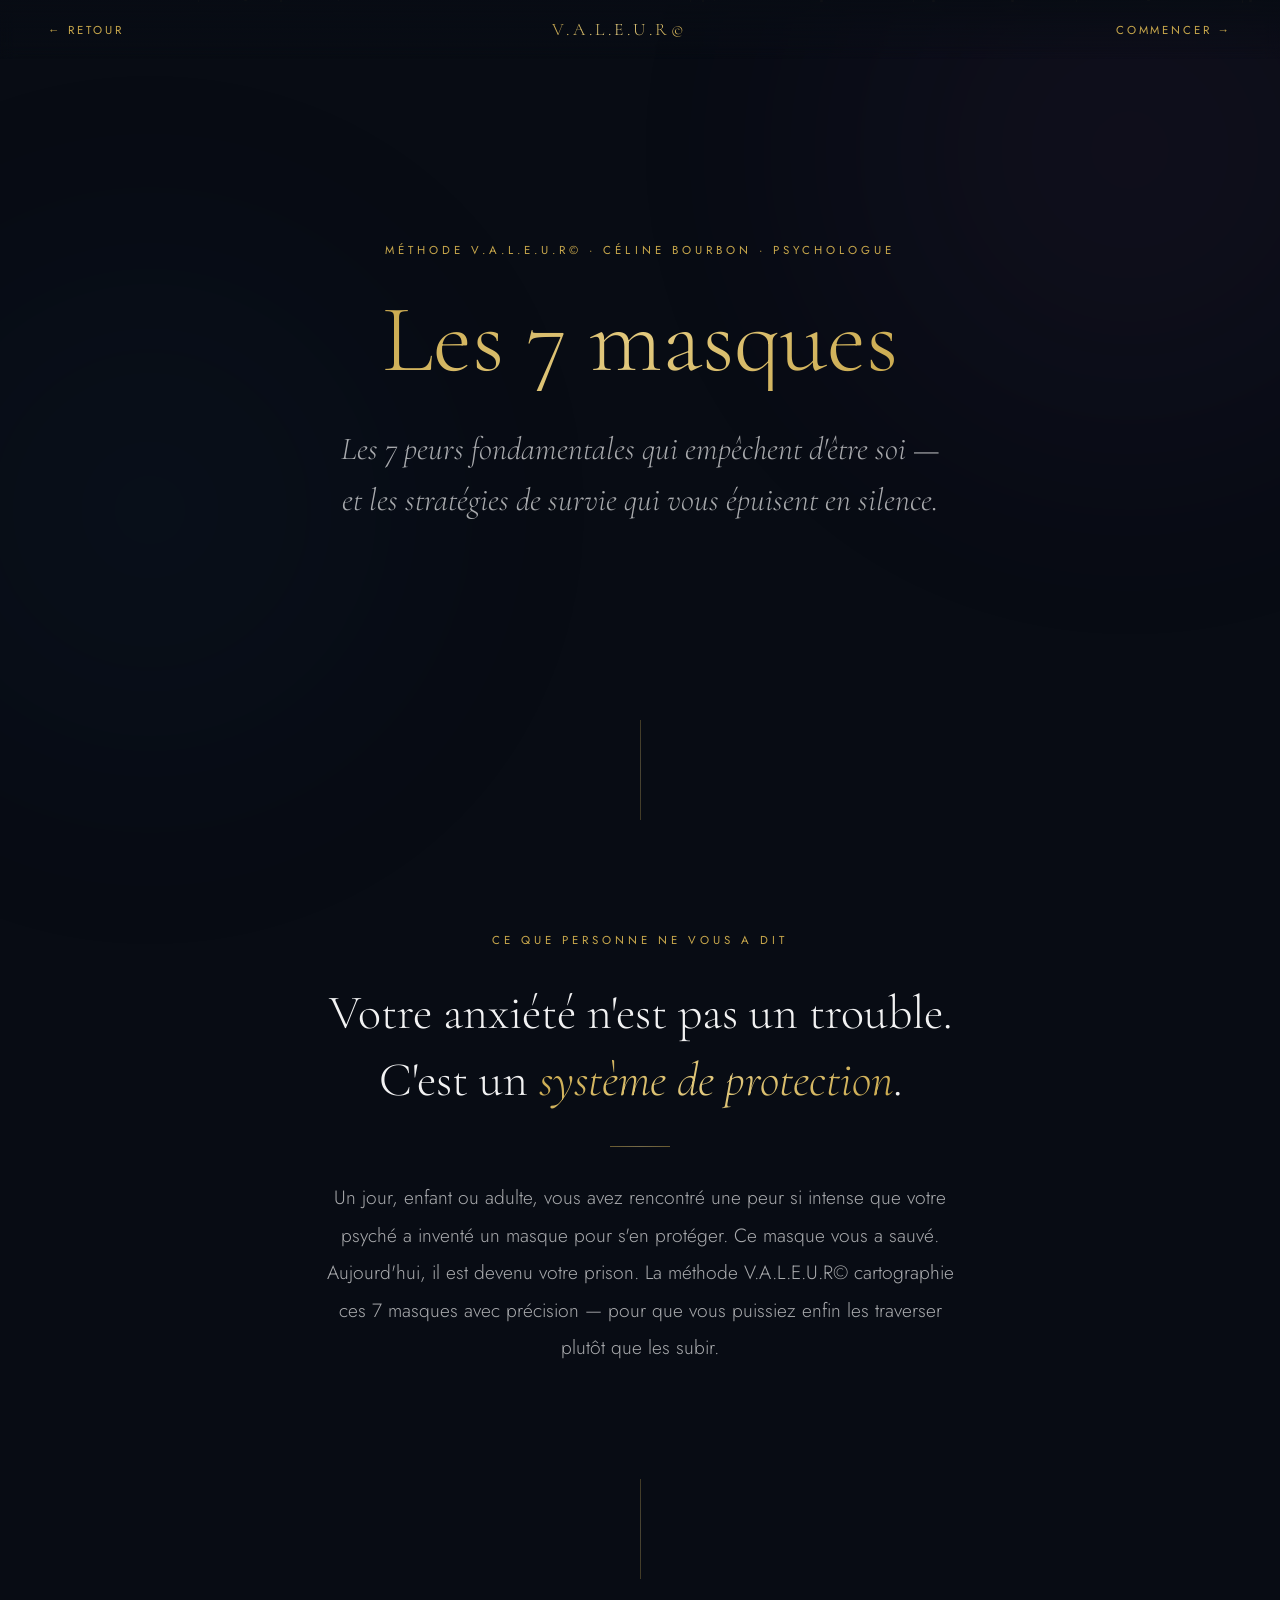
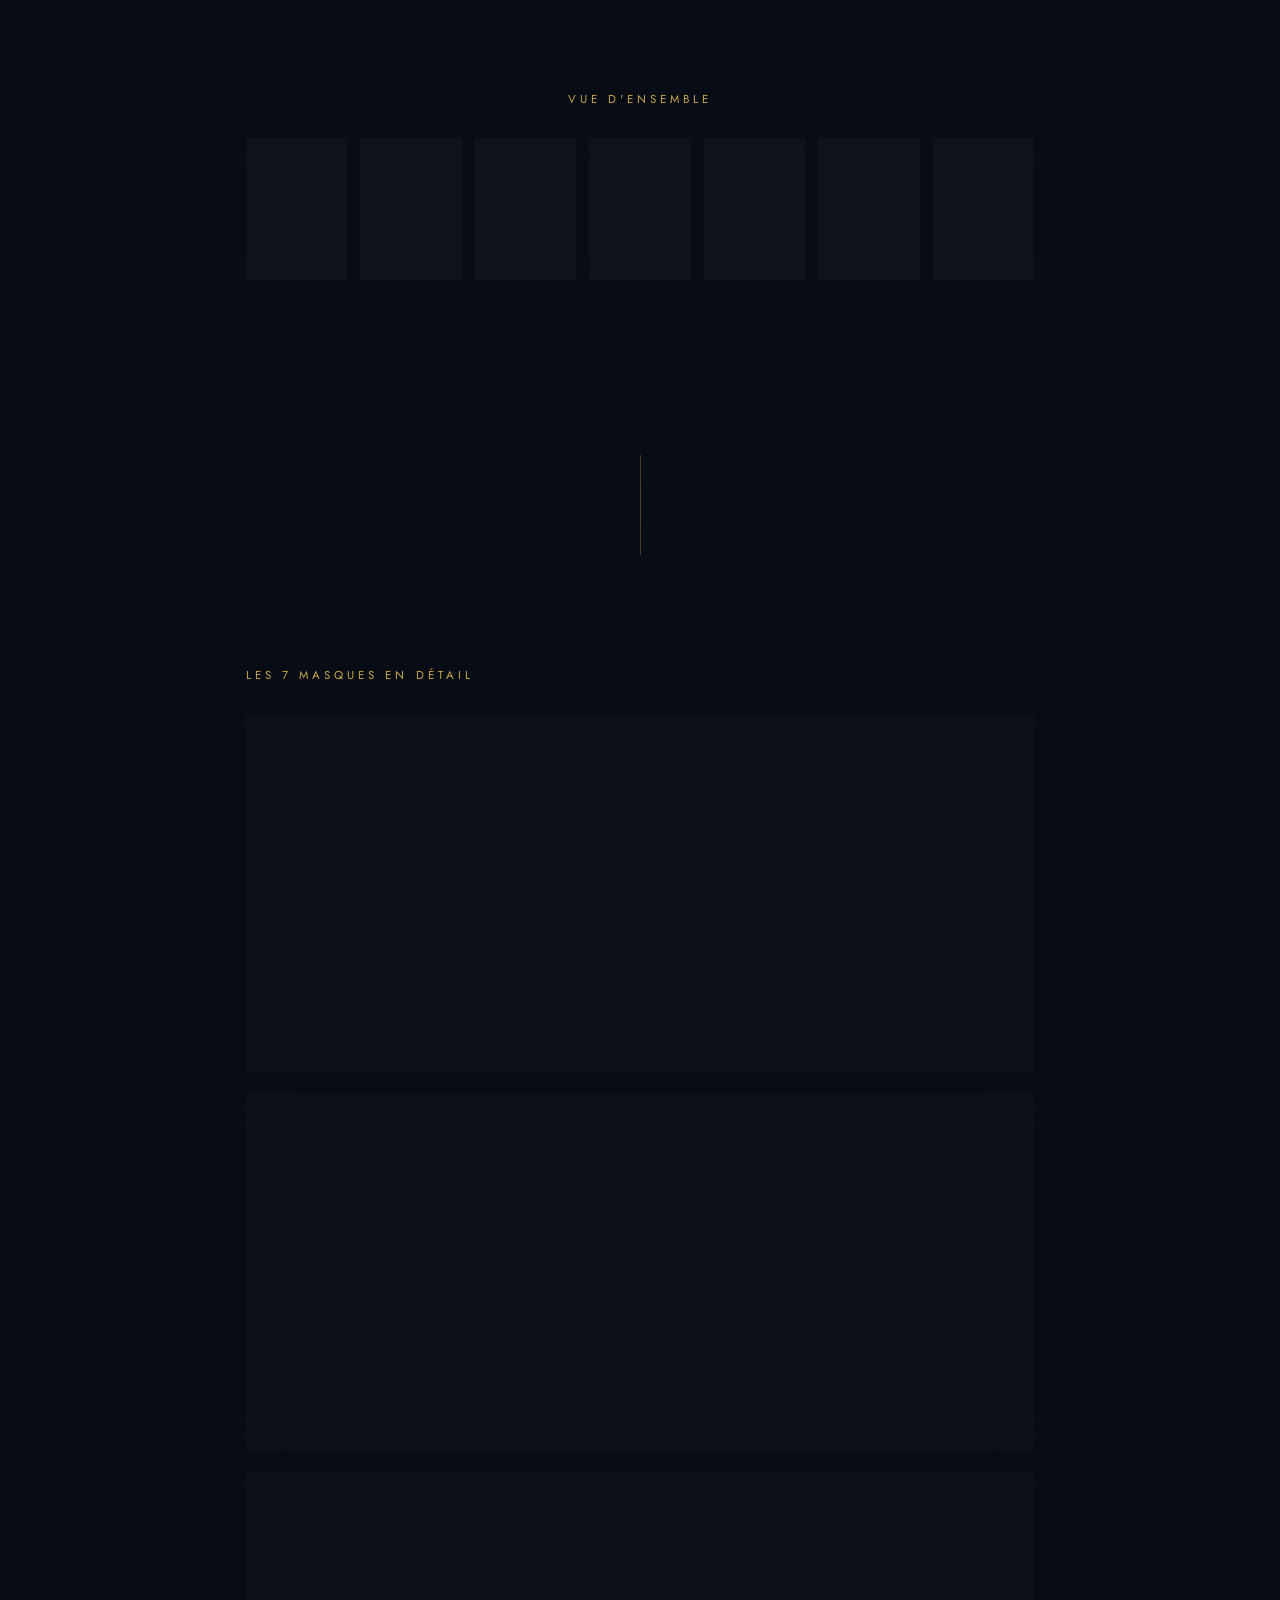
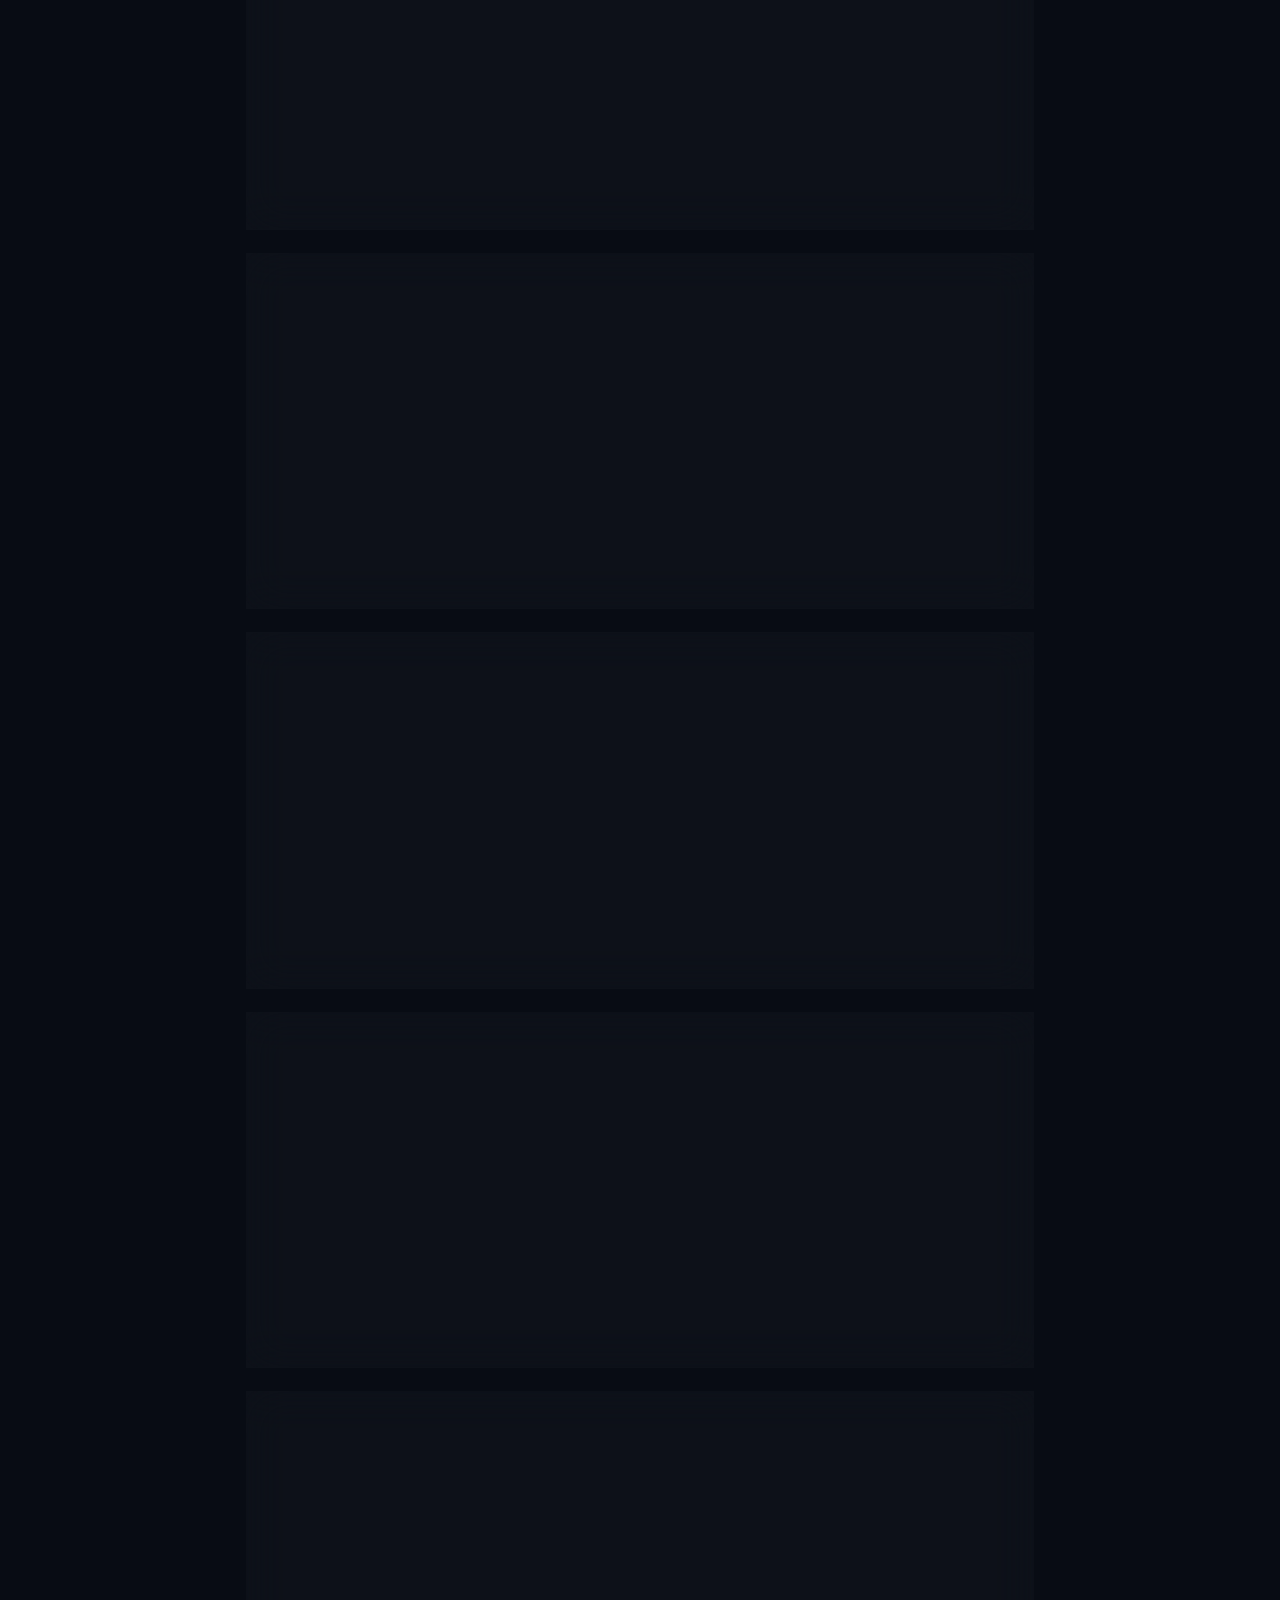
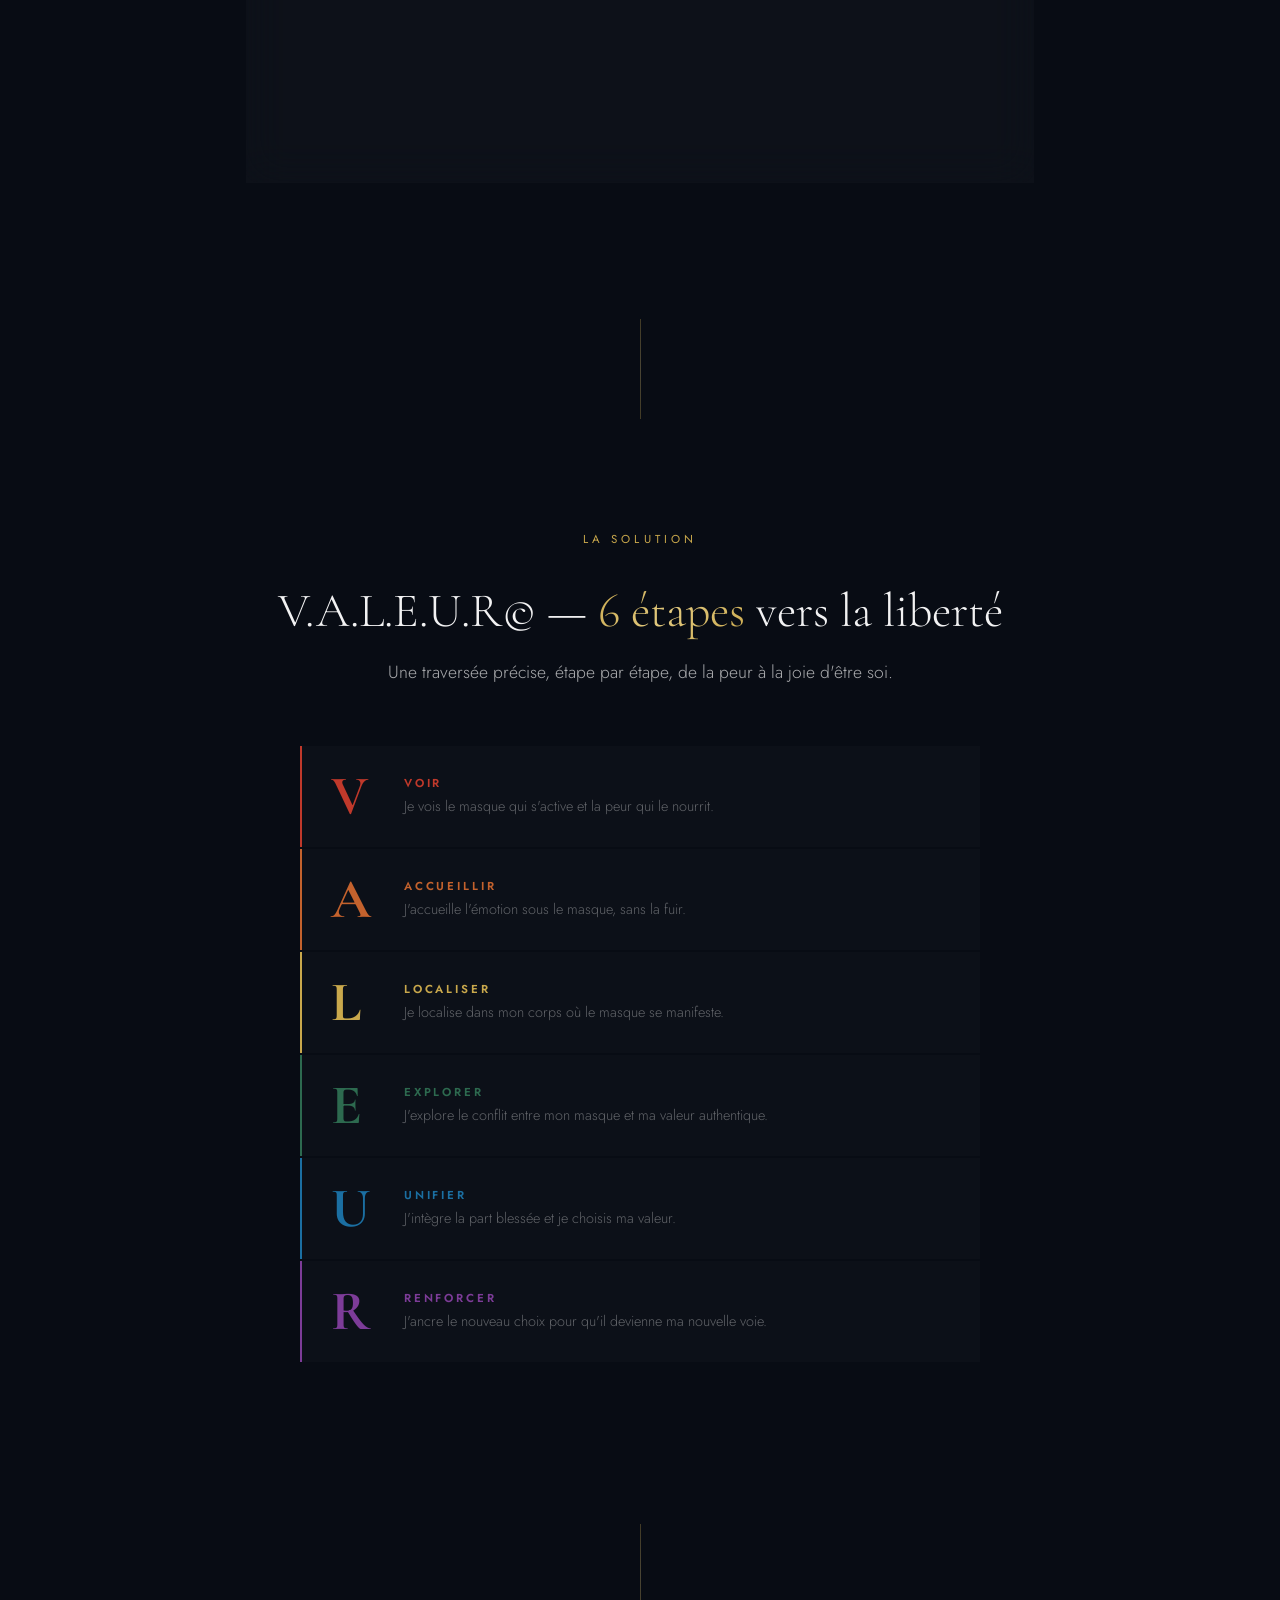
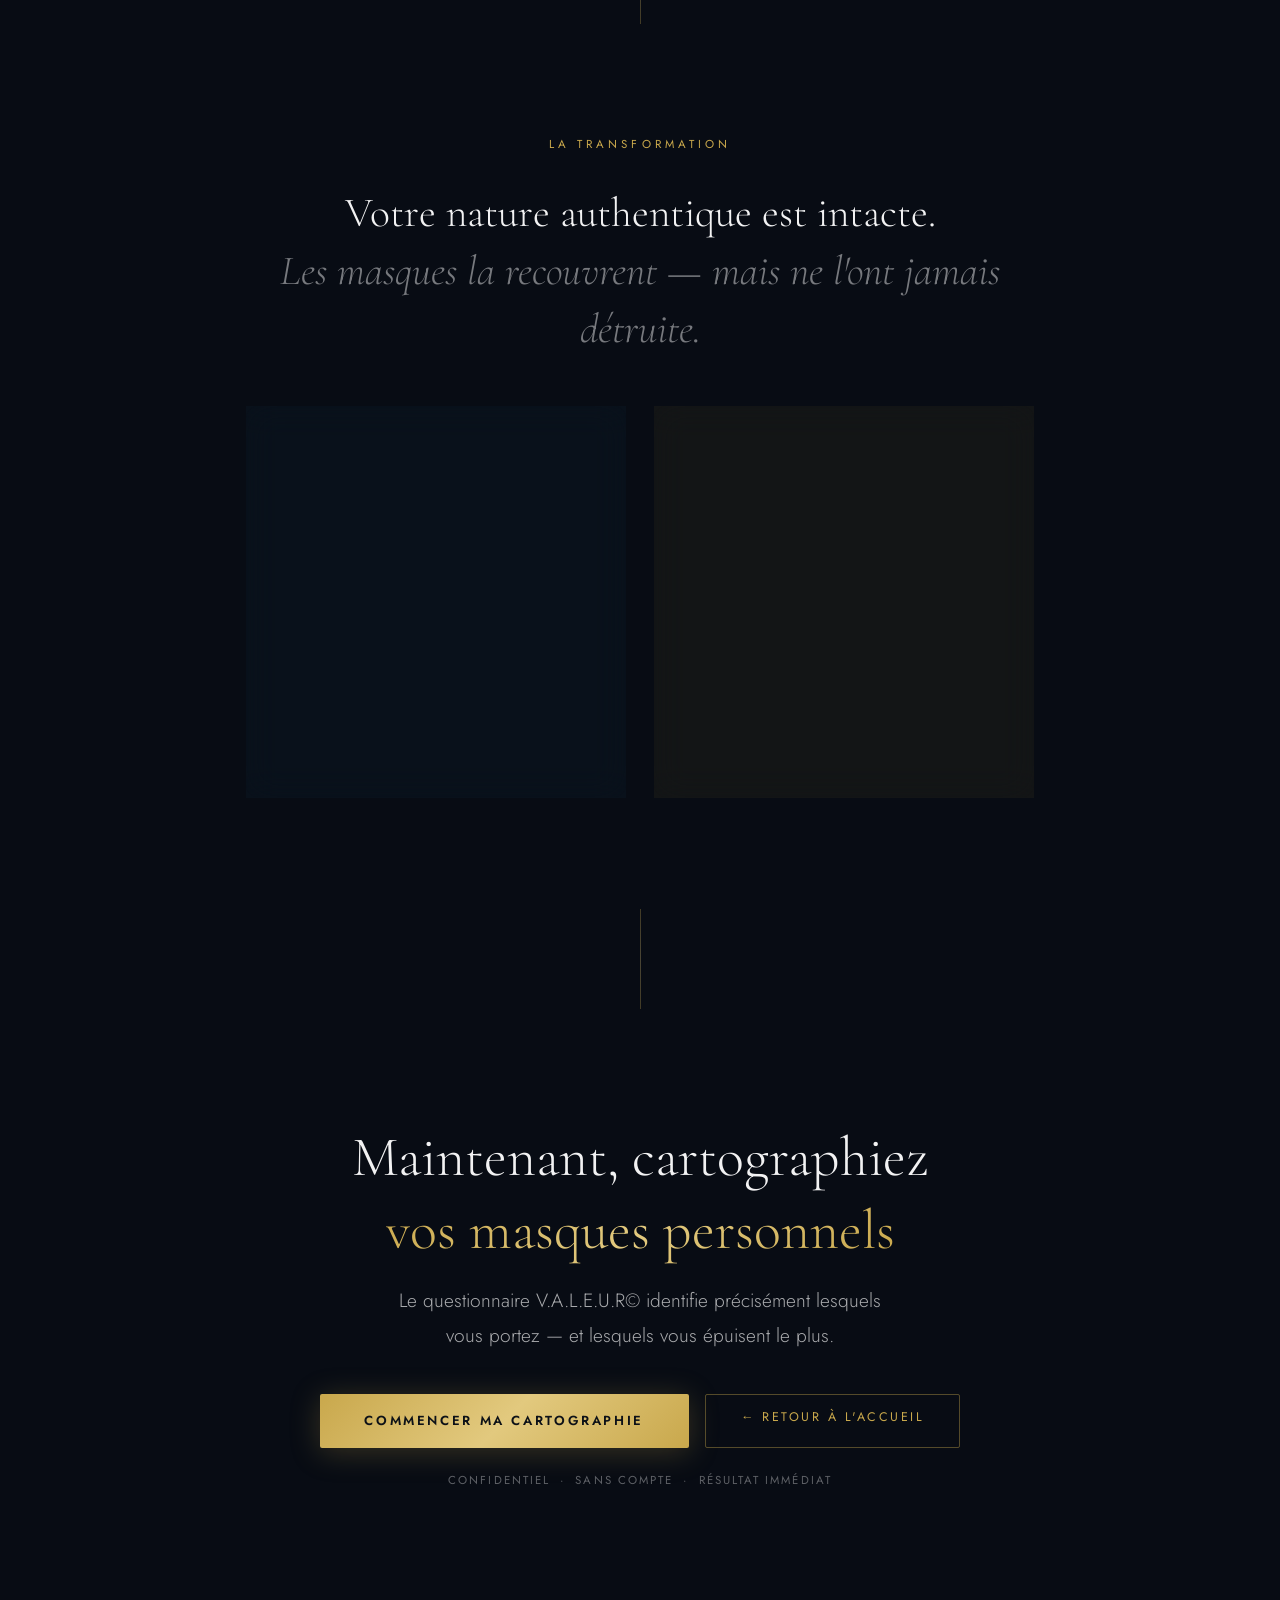
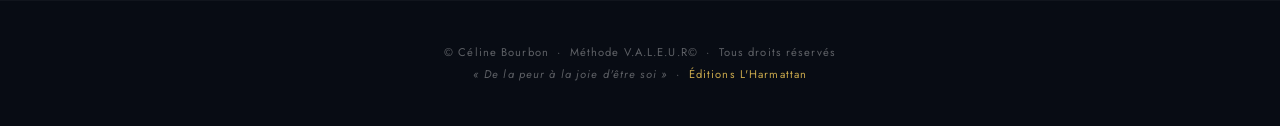
<file: masques.html>
<!DOCTYPE html>
<html lang="fr">
<head>
  <meta charset="UTF-8">
  <meta name="viewport" content="width=device-width, initial-scale=1, viewport-fit=cover">
  <title>Les 7 masques — Méthode V.A.L.E.U.R©</title>
  <meta name="description" content="Découvrez les 7 masques de la méthode V.A.L.E.U.R© — les 7 peurs qui empêchent d'être soi.">
  <link rel="preconnect" href="https://fonts.googleapis.com">
  <link rel="preconnect" href="https://fonts.gstatic.com" crossorigin>
  <link href="https://fonts.googleapis.com/css2?family=Cormorant+Garamond:ital,wght@0,300;0,400;0,600;0,700;1,300;1,400&family=Jost:wght@200;300;400;500;600&display=swap" rel="stylesheet">
  <style>
    *, *::before, *::after { margin:0;padding:0;box-sizing:border-box; }
    html { scroll-behavior:smooth; }
    body { background:#080c14;color:#fff;font-family:'Jost',sans-serif;overflow-x:hidden; }

    :root {
      --gold:#C9A84C;--gold-light:#e2c97e;
      --gold-gradient:linear-gradient(135deg,#C9A84C 0%,#e2c97e 50%,#C9A84C 100%);
      --text-primary:rgba(255,255,255,0.95);
      --text-secondary:rgba(255,255,255,0.65);
      --text-muted:rgba(255,255,255,0.35);
    }

    #progress-bar { position:fixed;top:0;left:0;height:2px;background:var(--gold-gradient);transform-origin:left;transform:scaleX(0);z-index:1000;transition:transform 0.1s; }

    /* nav retour */
    .nav-back {
      position:fixed;top:0;left:0;right:0;z-index:900;
      padding:1.2rem clamp(1.5rem,4vw,3rem);
      display:flex;align-items:center;justify-content:space-between;
      background:linear-gradient(to bottom,rgba(8,12,20,0.95) 0%,transparent 100%);
      backdrop-filter:blur(8px);
    }
    .nav-back a { font-size:0.72rem;letter-spacing:0.25em;text-transform:uppercase;color:var(--gold);text-decoration:none;display:flex;align-items:center;gap:0.5rem;transition:opacity 0.3s; }
    .nav-back a:hover { opacity:0.7; }
    .nav-title { font-family:'Cormorant Garamond',serif;font-size:1.1rem;font-weight:300;letter-spacing:0.2em;background:var(--gold-gradient);-webkit-background-clip:text;-webkit-text-fill-color:transparent;background-clip:text; }

    .orbe { position:fixed;border-radius:50%;pointer-events:none;z-index:0;filter:blur(120px);opacity:0.1; }
    .orbe-1 { width:700px;height:700px;background:radial-gradient(circle,#6c3483,transparent);top:-200px;right:-200px; }
    .orbe-2 { width:600px;height:600px;background:radial-gradient(circle,#1b3a6b,transparent);bottom:10%;left:-150px; }

    .particle { position:fixed;border-radius:50%;background:var(--gold);pointer-events:none;z-index:0;animation:floatUp linear infinite; }
    @keyframes floatUp { 0%{transform:translateY(100vh);opacity:0}10%{opacity:0.25}90%{opacity:0.08}100%{transform:translateY(-60px);opacity:0} }

    .page { position:relative;z-index:1; }

    @keyframes fadeInUp { from{opacity:0;transform:translateY(30px)}to{opacity:1;transform:translateY(0)} }
    @keyframes fadeIn   { from{opacity:0}to{opacity:1} }
    @keyframes scaleIn  { from{opacity:0;transform:scale(0.92)}to{opacity:1;transform:scale(1)} }

    .reveal { opacity:0;transform:translateY(40px);transition:opacity 0.9s ease,transform 0.9s ease; }
    .reveal.visible { opacity:1;transform:translateY(0); }

    .divider { width:1px;height:clamp(50px,10vw,100px);background:var(--gold-gradient);margin:0 auto;opacity:0.3; }
    .divider-h { width:60px;height:1px;background:var(--gold-gradient);margin:2rem auto;opacity:0.5; }

    section { max-width:900px;margin:0 auto;padding:clamp(4rem,10vw,7rem) clamp(1.5rem,5vw,3.5rem); }
    .section-tag { font-size:0.72rem;letter-spacing:0.35em;text-transform:uppercase;color:var(--gold);margin-bottom:2rem; }

    /* ─── HERO MASQUES ─── */
    .hero-masques {
      min-height:80vh;display:flex;flex-direction:column;
      justify-content:center;align-items:center;
      text-align:center;padding:6rem clamp(1.5rem,5vw,3.5rem) 3rem;
    }
    .hero-masques-eyebrow { font-size:0.72rem;letter-spacing:0.35em;text-transform:uppercase;color:var(--gold);margin-bottom:2rem;animation:fadeIn 1s both; }
    .hero-masques-title {
      font-family:'Cormorant Garamond',serif;
      font-size:clamp(2.8rem,8vw,6rem);
      font-weight:300;line-height:1.05;margin-bottom:2rem;
      background:var(--gold-gradient);-webkit-background-clip:text;-webkit-text-fill-color:transparent;background-clip:text;
      animation:scaleIn 1.2s cubic-bezier(.22,1,.36,1) 0.1s both;
    }
    .hero-masques-sub {
      font-family:'Cormorant Garamond',serif;
      font-size:clamp(1.2rem,3.5vw,2rem);
      font-weight:300;font-style:italic;
      color:var(--text-secondary);line-height:1.6;max-width:600px;
      animation:fadeInUp 1s 0.3s both;
    }

    /* ─── INTRO ─── */
    .intro-section { text-align:center; }
    .intro-title { font-family:'Cormorant Garamond',serif;font-size:clamp(1.8rem,5vw,3rem);font-weight:300;color:var(--text-primary);line-height:1.4;margin-bottom:1.5rem; }
    .intro-title em { font-style:italic;background:var(--gold-gradient);-webkit-background-clip:text;-webkit-text-fill-color:transparent;background-clip:text; }
    .intro-body { font-size:clamp(1rem,2.8vw,1.2rem);color:var(--text-secondary);line-height:1.95;font-weight:300;max-width:640px;margin:0 auto; }

    /* ─── GRILLE 7 MASQUES ─── */
    .masks-overview { text-align:center; }
    .masks-grid {
      display:grid;grid-template-columns:repeat(7,1fr);
      gap:clamp(8px,1.5vw,14px);width:100%;margin-bottom:4rem;
    }
    @media(max-width:680px) { .masks-grid{grid-template-columns:repeat(4,1fr);} }
    @media(max-width:380px) { .masks-grid{grid-template-columns:repeat(3,1fr);} }
    .mask-card {
      padding:clamp(12px,2vw,18px) clamp(6px,1.2vw,10px);
      border-radius:10px;background:rgba(255,255,255,0.03);
      backdrop-filter:blur(12px);-webkit-backdrop-filter:blur(12px);
      border:1px solid rgba(255,255,255,0.06);
      display:flex;flex-direction:column;align-items:center;gap:8px;
      transition:all 0.4s;cursor:default;
    }
    .mask-card:hover { background:rgba(255,255,255,0.07);transform:translateY(-4px); }
    .mask-icon { width:clamp(28px,4vw,42px);height:clamp(34px,5vw,52px); }
    .mask-icon svg { width:100%;height:100%; }
    .mask-name { font-family:'Cormorant Garamond',serif;font-size:clamp(0.75rem,1.6vw,1rem);font-weight:700;letter-spacing:0.1em;text-transform:uppercase;text-align:center; }
    .mask-fear { font-family:'Jost',sans-serif;font-size:clamp(0.52rem,1vw,0.65rem);font-weight:300;color:rgba(255,255,255,0.38);text-align:center;line-height:1.4; }

    /* ─── DÉTAILS MASQUES ─── */
    .masks-details-section { }
    .mask-detail {
      background:rgba(255,255,255,0.025);backdrop-filter:blur(20px);-webkit-backdrop-filter:blur(20px);
      border-radius:12px;border:1px solid rgba(255,255,255,0.06);
      padding:clamp(1.5rem,3.5vw,2.5rem);text-align:left;
      transition:all 0.4s;margin-bottom:1.5rem;
    }
    .mask-detail:hover { background:rgba(255,255,255,0.04);border-color:rgba(255,255,255,0.1); }
    .mask-detail-header { display:flex;align-items:center;gap:1rem;margin-bottom:1rem; }
    .mask-detail-icon { width:40px;height:50px;flex-shrink:0; }
    .mask-detail-icon svg { width:100%;height:100%; }
    .mask-detail-title { font-family:'Cormorant Garamond',serif;font-size:clamp(1.4rem,3.5vw,2rem);font-weight:700;line-height:1; }
    .mask-detail-fear { font-family:'Jost',sans-serif;font-size:0.7rem;font-weight:400;letter-spacing:0.2em;text-transform:uppercase;opacity:0.55;margin-top:4px; }
    .mask-detail-phrase { font-family:'Cormorant Garamond',serif;font-size:clamp(1.05rem,2.8vw,1.4rem);font-style:italic;font-weight:300;line-height:1.6;margin-bottom:1rem;color:rgba(255,255,255,0.8);border-left:2px solid rgba(255,255,255,0.1);padding-left:1rem; }
    .mask-detail-tags { display:flex;flex-wrap:wrap;gap:6px;margin-bottom:0.8rem; }
    .tag { font-family:'Jost',sans-serif;font-size:clamp(0.58rem,1.2vw,0.7rem);font-weight:300;padding:4px 10px;border-radius:20px;background:rgba(255,255,255,0.04);border:1px solid rgba(255,255,255,0.1);color:rgba(255,255,255,0.65); }
    .mask-detail-bride { font-family:'Jost',sans-serif;font-size:0.75rem;font-weight:300;font-style:italic;line-height:1.6;color:rgba(255,255,255,0.38);margin-top:0.6rem; }
    .mask-detail-antidote { font-family:'Cormorant Garamond',serif;font-size:clamp(0.95rem,2.2vw,1.15rem);font-weight:300;line-height:1.7;color:rgba(255,255,255,0.6);margin-top:1rem;padding-top:1rem;border-top:1px solid rgba(255,255,255,0.04); }
    .mask-detail-antidote strong { color:rgba(255,255,255,0.8);font-weight:400; }

    /* ─── MÉTHODE VALEUR ─── */
    .methode-section { text-align:center; }
    .methode-title { font-family:'Cormorant Garamond',serif;font-size:clamp(1.8rem,5vw,3rem);font-weight:300;color:var(--text-primary);line-height:1.35;margin-bottom:0.8rem; }
    .methode-title span { background:var(--gold-gradient);-webkit-background-clip:text;-webkit-text-fill-color:transparent;background-clip:text; }
    .methode-sub { font-size:clamp(0.95rem,2.5vw,1.1rem);color:var(--text-secondary);font-weight:300;max-width:580px;margin:0 auto 3.5rem;line-height:1.9; }
    .steps-list { display:flex;flex-direction:column;gap:0;max-width:680px;margin:0 auto 3rem; }
    .step-item { display:flex;align-items:center;gap:clamp(16px,3vw,28px);padding:clamp(1rem,2.5vh,1.5rem) clamp(1rem,2.5vw,1.8rem);border-left:2px solid currentColor;background:rgba(255,255,255,0.02);margin-bottom:2px;text-align:left;transition:background 0.3s; }
    .step-item:hover { background:rgba(255,255,255,0.04); }
    .step-letter { font-family:'Cormorant Garamond',serif;font-size:clamp(2rem,5vw,3.5rem);font-weight:700;line-height:1;min-width:clamp(28px,4vw,45px); }
    .step-title { font-family:'Jost',sans-serif;font-size:0.72rem;font-weight:600;letter-spacing:0.25em;text-transform:uppercase;margin-bottom:4px; }
    .step-desc { font-family:'Jost',sans-serif;font-size:clamp(0.8rem,1.8vw,0.9rem);font-weight:300;color:var(--text-muted);line-height:1.6; }

    /* ─── AVANT / APRÈS ─── */
    .transformation-section { text-align:center; }
    .split-grid { display:grid;grid-template-columns:1fr 1fr;gap:clamp(12px,2.5vw,28px);max-width:820px;margin:0 auto; }
    @media(max-width:520px) { .split-grid{grid-template-columns:1fr;} }
    .split-card { padding:clamp(1.5rem,3.5vw,2.5rem);border-radius:12px;text-align:left;backdrop-filter:blur(16px);-webkit-backdrop-filter:blur(16px); }
    .split-card.cold { background:rgba(27,79,114,0.08);border:1px solid rgba(27,79,114,0.25); }
    .split-card.warm { background:rgba(201,168,76,0.06);border:1px solid rgba(201,168,76,0.25); }
    .card-label { font-size:0.65rem;letter-spacing:0.3em;text-transform:uppercase;margin-bottom:1.2rem;opacity:0.6; }
    .card-title { font-family:'Cormorant Garamond',serif;font-size:clamp(1.2rem,3vw,1.8rem);font-weight:600;margin-bottom:1.2rem; }
    .card-item { font-size:clamp(0.78rem,1.8vw,0.9rem);font-weight:300;color:var(--text-secondary);padding:0.5rem 0 0.5rem 1rem;border-left:1px solid rgba(255,255,255,0.08);margin-bottom:0.4rem;line-height:1.6; }
    .card-quote { font-family:'Cormorant Garamond',serif;font-size:clamp(1.1rem,2.5vw,1.5rem);font-style:italic;margin-top:1rem; }

    /* ─── CTA FINAL ─── */
    .cta-final { text-align:center; }
    .cta-title { font-family:'Cormorant Garamond',serif;font-size:clamp(2rem,6vw,3.5rem);font-weight:300;line-height:1.3;color:var(--text-primary);margin-bottom:1rem; }
    .cta-title span { background:var(--gold-gradient);-webkit-background-clip:text;-webkit-text-fill-color:transparent;background-clip:text; }
    .cta-note { font-size:0.72rem;letter-spacing:0.18em;text-transform:uppercase;color:var(--text-muted);margin-top:1.5rem; }

    .btn-primary { display:inline-block;background:var(--gold-gradient);color:#0d1117;font-family:'Jost',sans-serif;font-size:0.82rem;font-weight:600;letter-spacing:0.2em;text-transform:uppercase;text-decoration:none;padding:1.1rem 2.8rem;border-radius:2px;transition:transform 0.3s,box-shadow 0.3s;box-shadow:0 4px 30px rgba(201,168,76,0.25); }
    .btn-primary:hover { transform:translateY(-2px);box-shadow:0 8px 40px rgba(201,168,76,0.4); }
    .btn-ghost { display:inline-block;border:1px solid rgba(201,168,76,0.4);color:var(--gold);font-family:'Jost',sans-serif;font-size:0.78rem;font-weight:400;letter-spacing:0.2em;text-transform:uppercase;text-decoration:none;padding:0.85rem 2.2rem;border-radius:2px;transition:all 0.3s; }
    .btn-ghost:hover { background:rgba(201,168,76,0.08);border-color:var(--gold); }

    footer { text-align:center;padding:2.5rem 1rem;font-size:0.7rem;letter-spacing:0.1em;color:var(--text-muted);border-top:1px solid rgba(255,255,255,0.04);line-height:2; }
    footer a { color:var(--gold);text-decoration:none; }
  </style>
</head>
<body>

<div id="progress-bar"></div>
<nav class="nav-back">
  <a href="index.html">← Retour</a>
  <span class="nav-title">V.A.L.E.U.R©</span>
  <a href="questionnaire.html">Commencer →</a>
</nav>
<div class="orbe orbe-1"></div>
<div class="orbe orbe-2"></div>
<div id="particles"></div>

<div class="page">

  <!-- ═══ HERO ═══ -->
  <section class="hero-masques">
    <p class="hero-masques-eyebrow">Méthode V.A.L.E.U.R© · Céline Bourbon · Psychologue</p>
    <h1 class="hero-masques-title">Les 7 masques</h1>
    <p class="hero-masques-sub">
      Les 7 peurs fondamentales qui empêchent d'être soi —<br>
      et les stratégies de survie qui vous épuisent en silence.
    </p>
  </section>

  <div class="divider"></div>

  <!-- ═══ INTRO ═══ -->
  <section class="intro-section reveal">
    <p class="section-tag">Ce que personne ne vous a dit</p>
    <h2 class="intro-title">
      Votre anxiété n'est pas un trouble.<br>
      C'est un <em>système de protection</em>.
    </h2>
    <div class="divider-h"></div>
    <p class="intro-body">
      Un jour, enfant ou adulte, vous avez rencontré une peur si intense
      que votre psyché a inventé un masque pour s'en protéger.
      Ce masque vous a sauvé. Aujourd'hui, il est devenu votre prison.
      La méthode V.A.L.E.U.R© cartographie ces 7 masques avec précision
      — pour que vous puissiez enfin les traverser plutôt que les subir.
    </p>
  </section>

  <div class="divider"></div>

  <!-- ═══ VUE D'ENSEMBLE ═══ -->
  <section class="masks-overview reveal">
    <p class="section-tag">Vue d'ensemble</p>
    <div class="masks-grid">
      <div class="mask-card" style="border-color:rgba(192,57,43,0.3)">
        <div class="mask-icon"><svg viewBox="0 0 52 64" fill="none"><path d="M26 2C10 2 4 14 4 28C4 46 14 58 26 62C38 58 48 46 48 28C48 14 42 2 26 2Z" fill="rgba(192,57,43,0.2)" stroke="#c0392b" stroke-width="1.5"/><ellipse cx="18" cy="26" rx="5" ry="3" fill="rgba(192,57,43,0.5)"/><ellipse cx="34" cy="26" rx="5" ry="3" fill="rgba(192,57,43,0.5)"/><path d="M18 38Q26 34 34 38" stroke="#c0392b" stroke-width="1.5" stroke-linecap="round"/></svg></div>
        <div class="mask-name" style="color:#e05a4e">Rouge</div>
        <div class="mask-fear">Mort · Maladie</div>
      </div>
      <div class="mask-card" style="border-color:rgba(196,98,45,0.3)">
        <div class="mask-icon"><svg viewBox="0 0 52 64" fill="none"><path d="M26 2C10 2 4 14 4 28C4 46 14 58 26 62C38 58 48 46 48 28C48 14 42 2 26 2Z" fill="rgba(196,98,45,0.2)" stroke="#c4622d" stroke-width="1.5"/><ellipse cx="18" cy="26" rx="5" ry="3" fill="rgba(196,98,45,0.5)"/><ellipse cx="34" cy="26" rx="5" ry="3" fill="rgba(196,98,45,0.5)"/><path d="M18 40Q26 44 34 40" stroke="#c4622d" stroke-width="1.5" stroke-linecap="round"/></svg></div>
        <div class="mask-name" style="color:#e07840">Orange</div>
        <div class="mask-fear">Souffrance</div>
      </div>
      <div class="mask-card" style="border-color:rgba(201,168,76,0.3)">
        <div class="mask-icon"><svg viewBox="0 0 52 64" fill="none"><path d="M26 2C10 2 4 14 4 28C4 46 14 58 26 62C38 58 48 46 48 28C48 14 42 2 26 2Z" fill="rgba(201,168,76,0.2)" stroke="#c9a84c" stroke-width="1.5"/><path d="M14 24Q18 20 22 24" stroke="#c9a84c" stroke-width="1.5" stroke-linecap="round"/><path d="M30 24Q34 20 38 24" stroke="#c9a84c" stroke-width="1.5" stroke-linecap="round"/><path d="M18 38Q26 36 34 38" stroke="#c9a84c" stroke-width="1.5" stroke-linecap="round"/></svg></div>
        <div class="mask-name" style="color:#d4b85a">Jaune</div>
        <div class="mask-fear">Inconnu · Contrôle</div>
      </div>
      <div class="mask-card" style="border-color:rgba(45,106,79,0.3)">
        <div class="mask-icon"><svg viewBox="0 0 52 64" fill="none"><path d="M26 2C10 2 4 14 4 28C4 46 14 58 26 62C38 58 48 46 48 28C48 14 42 2 26 2Z" fill="rgba(45,106,79,0.2)" stroke="#2d6a4f" stroke-width="1.5"/><path d="M14 26Q18 30 22 26" stroke="#2d6a4f" stroke-width="1.5" stroke-linecap="round"/><path d="M30 26Q34 30 38 26" stroke="#2d6a4f" stroke-width="1.5" stroke-linecap="round"/><path d="M16 38Q26 42 36 38" stroke="#2d6a4f" stroke-width="1.5" stroke-linecap="round"/></svg></div>
        <div class="mask-name" style="color:#3d8a64">Vert</div>
        <div class="mask-fear">Rejet · Abandon</div>
      </div>
      <div class="mask-card" style="border-color:rgba(27,111,162,0.3)">
        <div class="mask-icon"><svg viewBox="0 0 52 64" fill="none"><path d="M26 2C10 2 4 14 4 28C4 46 14 58 26 62C38 58 48 46 48 28C48 14 42 2 26 2Z" fill="rgba(27,111,162,0.2)" stroke="#1b6fa2" stroke-width="1.5"/><rect x="14" y="23" width="10" height="6" rx="3" fill="rgba(27,111,162,0.5)" stroke="#1b6fa2" stroke-width="1"/><rect x="28" y="23" width="10" height="6" rx="3" fill="rgba(27,111,162,0.5)" stroke="#1b6fa2" stroke-width="1"/><path d="M18 39L26 36L34 39" stroke="#1b6fa2" stroke-width="1.5" stroke-linecap="round"/></svg></div>
        <div class="mask-name" style="color:#2980b9">Bleu</div>
        <div class="mask-fear">Impuissance</div>
      </div>
      <div class="mask-card" style="border-color:rgba(108,52,131,0.3)">
        <div class="mask-icon"><svg viewBox="0 0 52 64" fill="none"><path d="M26 2C10 2 4 14 4 28C4 46 14 58 26 62C38 58 48 46 48 28C48 14 42 2 26 2Z" fill="rgba(108,52,131,0.2)" stroke="#6c3483" stroke-width="1.5"/><path d="M14 22Q18 26 22 22" stroke="#6c3483" stroke-width="1.5" stroke-linecap="round"/><path d="M30 22Q34 26 38 22" stroke="#6c3483" stroke-width="1.5" stroke-linecap="round"/><path d="M20 39Q26 35 32 39" stroke="#6c3483" stroke-width="1.5" stroke-linecap="round"/></svg></div>
        <div class="mask-name" style="color:#8e44ad">Indigo</div>
        <div class="mask-fear">Échec · Jugement</div>
      </div>
      <div class="mask-card" style="border-color:rgba(125,60,152,0.3)">
        <div class="mask-icon"><svg viewBox="0 0 52 64" fill="none"><path d="M26 2C10 2 4 14 4 28C4 46 14 58 26 62C38 58 48 46 48 28C48 14 42 2 26 2Z" fill="rgba(125,60,152,0.2)" stroke="#7d3c98" stroke-width="1.5"/><ellipse cx="18" cy="26" rx="5" ry="4" fill="rgba(125,60,152,0.35)" stroke="#7d3c98" stroke-width="1"/><ellipse cx="34" cy="26" rx="5" ry="4" fill="rgba(125,60,152,0.35)" stroke="#7d3c98" stroke-width="1"/><path d="M20 39Q26 43 32 39" stroke="#7d3c98" stroke-width="1.5" stroke-linecap="round"/></svg></div>
        <div class="mask-name" style="color:#9b59b6">Violet</div>
        <div class="mask-fear">Faux self · Vide</div>
      </div>
    </div>
  </section>

  <div class="divider"></div>

  <!-- ═══ DÉTAILS 7 MASQUES ═══ -->
  <section class="masks-details-section reveal">
    <p class="section-tag">Les 7 masques en détail</p>

    <div class="mask-detail reveal" style="border-left:3px solid #c0392b">
      <div class="mask-detail-header">
        <div class="mask-detail-icon"><svg viewBox="0 0 52 64" fill="none"><path d="M26 2C10 2 4 14 4 28C4 46 14 58 26 62C38 58 48 46 48 28C48 14 42 2 26 2Z" fill="rgba(192,57,43,0.2)" stroke="#c0392b" stroke-width="2"/><ellipse cx="18" cy="26" rx="6" ry="4" fill="rgba(192,57,43,0.6)"/><ellipse cx="34" cy="26" rx="6" ry="4" fill="rgba(192,57,43,0.6)"/><path d="M18 38Q26 34 34 38" stroke="#c0392b" stroke-width="2" stroke-linecap="round"/></svg></div>
        <div><div class="mask-detail-title" style="color:#e05a4e">Masque Rouge</div><div class="mask-detail-fear" style="color:#e05a4e">Peur de la mort · de la maladie · du corps</div></div>
      </div>
      <div class="mask-detail-phrase">« Et si ce symptôme était grave ? Et si mon corps était en train de me lâcher ? »</div>
      <div class="mask-detail-tags"><span class="tag">Hypervigilance corporelle</span><span class="tag">Consultations répétées</span><span class="tag">Anxiété de santé chronique</span><span class="tag">Intolérance aux sensations</span></div>
      <div class="mask-detail-bride">Bride la sécurité intérieure et la confiance dans le corps</div>
      <div class="mask-detail-antidote">La voie vers soi : <strong>apprendre à habiter son corps avec douceur</strong>, reconnaître le langage somatique des émotions comme un signal — non comme une menace.</div>
    </div>

    <div class="mask-detail reveal" style="border-left:3px solid #c4622d">
      <div class="mask-detail-header">
        <div class="mask-detail-icon"><svg viewBox="0 0 52 64" fill="none"><path d="M26 2C10 2 4 14 4 28C4 46 14 58 26 62C38 58 48 46 48 28C48 14 42 2 26 2Z" fill="rgba(196,98,45,0.2)" stroke="#c4622d" stroke-width="2"/><ellipse cx="18" cy="26" rx="6" ry="4" fill="rgba(196,98,45,0.6)"/><ellipse cx="34" cy="26" rx="6" ry="4" fill="rgba(196,98,45,0.6)"/><path d="M18 40Q26 44 34 40" stroke="#c4622d" stroke-width="2" stroke-linecap="round"/></svg></div>
        <div><div class="mask-detail-title" style="color:#e07840">Masque Orange</div><div class="mask-detail-fear" style="color:#e07840">Peur de la souffrance émotionnelle</div></div>
      </div>
      <div class="mask-detail-phrase">« Je préfère ne rien ressentir plutôt que de risquer d'avoir mal. »</div>
      <div class="mask-detail-tags"><span class="tag">Évitement émotionnel</span><span class="tag">Anesthésie des émotions</span><span class="tag">Suractivité permanente</span><span class="tag">Relations en surface</span></div>
      <div class="mask-detail-bride">Bride l'ouverture émotionnelle et la capacité d'aimer pleinement</div>
      <div class="mask-detail-antidote">La voie vers soi : <strong>traverser l'émotion plutôt que la fuir</strong> — découvrir que la douleur ressentie dure bien moins longtemps que la douleur évitée.</div>
    </div>

    <div class="mask-detail reveal" style="border-left:3px solid #c9a84c">
      <div class="mask-detail-header">
        <div class="mask-detail-icon"><svg viewBox="0 0 52 64" fill="none"><path d="M26 2C10 2 4 14 4 28C4 46 14 58 26 62C38 58 48 46 48 28C48 14 42 2 26 2Z" fill="rgba(201,168,76,0.2)" stroke="#c9a84c" stroke-width="2"/><path d="M14 24Q18 20 22 24" stroke="#c9a84c" stroke-width="2" stroke-linecap="round"/><path d="M30 24Q34 20 38 24" stroke="#c9a84c" stroke-width="2" stroke-linecap="round"/><path d="M18 38Q26 36 34 38" stroke="#c9a84c" stroke-width="2" stroke-linecap="round"/></svg></div>
        <div><div class="mask-detail-title" style="color:#d4b85a">Masque Jaune</div><div class="mask-detail-fear" style="color:#d4b85a">Peur de l'inconnu · de l'incertitude</div></div>
      </div>
      <div class="mask-detail-phrase">« Je dois tout prévoir, tout contrôler. L'incertitude m'est insupportable. »</div>
      <div class="mask-detail-tags"><span class="tag">Obsession du contrôle</span><span class="tag">Ruminations</span><span class="tag">Rigidité</span><span class="tag">Panique face aux imprévus</span></div>
      <div class="mask-detail-bride">Bride la confiance en la vie et la capacité de lâcher-prise</div>
      <div class="mask-detail-antidote">La voie vers soi : <strong>développer la tolérance à l'incertitude</strong> — apprendre que la vie ne se maîtrise pas, elle se vit.</div>
    </div>

    <div class="mask-detail reveal" style="border-left:3px solid #2d6a4f">
      <div class="mask-detail-header">
        <div class="mask-detail-icon"><svg viewBox="0 0 52 64" fill="none"><path d="M26 2C10 2 4 14 4 28C4 46 14 58 26 62C38 58 48 46 48 28C48 14 42 2 26 2Z" fill="rgba(45,106,79,0.2)" stroke="#2d6a4f" stroke-width="2"/><path d="M14 26Q18 30 22 26" stroke="#2d6a4f" stroke-width="2" stroke-linecap="round"/><path d="M30 26Q34 30 38 26" stroke="#2d6a4f" stroke-width="2" stroke-linecap="round"/><path d="M16 38Q26 42 36 38" stroke="#2d6a4f" stroke-width="2" stroke-linecap="round"/></svg></div>
        <div><div class="mask-detail-title" style="color:#3d8a64">Masque Vert</div><div class="mask-detail-fear" style="color:#3d8a64">Peur du rejet · de l'abandon</div></div>
      </div>
      <div class="mask-detail-phrase">« Je fais tout pour que les autres m'aiment. Je n'ose pas dire non — et je m'oublie. »</div>
      <div class="mask-detail-tags"><span class="tag">Hyperadaptation</span><span class="tag">Difficulté à dire non</span><span class="tag">Dépendance affective</span><span class="tag">Peur de décevoir</span></div>
      <div class="mask-detail-bride">Bride l'authenticité et la capacité à exister pour soi</div>
      <div class="mask-detail-antidote">La voie vers soi : <strong>oser décevoir pour se retrouver</strong> — comprendre que les bonnes relations survivent au non.</div>
    </div>

    <div class="mask-detail reveal" style="border-left:3px solid #1b6fa2">
      <div class="mask-detail-header">
        <div class="mask-detail-icon"><svg viewBox="0 0 52 64" fill="none"><path d="M26 2C10 2 4 14 4 28C4 46 14 58 26 62C38 58 48 46 48 28C48 14 42 2 26 2Z" fill="rgba(27,111,162,0.2)" stroke="#1b6fa2" stroke-width="2"/><rect x="14" y="22" width="10" height="7" rx="3.5" fill="rgba(27,111,162,0.55)" stroke="#1b6fa2" stroke-width="1.5"/><rect x="28" y="22" width="10" height="7" rx="3.5" fill="rgba(27,111,162,0.55)" stroke="#1b6fa2" stroke-width="1.5"/><path d="M18 39L26 36L34 39" stroke="#1b6fa2" stroke-width="2" stroke-linecap="round"/></svg></div>
        <div><div class="mask-detail-title" style="color:#2980b9">Masque Bleu</div><div class="mask-detail-fear" style="color:#2980b9">Peur de l'impuissance · de perdre le contrôle</div></div>
      </div>
      <div class="mask-detail-phrase">« Je dois toujours avoir la situation en main. Demander de l'aide, c'est une faiblesse. »</div>
      <div class="mask-detail-tags"><span class="tag">Hypercontrôle</span><span class="tag">Impossibilité à recevoir</span><span class="tag">Épuisement du "faire seul"</span><span class="tag">Toute-puissance défensive</span></div>
      <div class="mask-detail-bride">Bride l'affirmation authentique de soi et la capacité à recevoir</div>
      <div class="mask-detail-antidote">La voie vers soi : <strong>découvrir la force dans la vulnérabilité</strong> — que recevoir de l'aide est un acte de puissance, non de faiblesse.</div>
    </div>

    <div class="mask-detail reveal" style="border-left:3px solid #6c3483">
      <div class="mask-detail-header">
        <div class="mask-detail-icon"><svg viewBox="0 0 52 64" fill="none"><path d="M26 2C10 2 4 14 4 28C4 46 14 58 26 62C38 58 48 46 48 28C48 14 42 2 26 2Z" fill="rgba(108,52,131,0.2)" stroke="#6c3483" stroke-width="2"/><path d="M14 22Q18 26 22 22" stroke="#6c3483" stroke-width="2" stroke-linecap="round"/><path d="M30 22Q34 26 38 22" stroke="#6c3483" stroke-width="2" stroke-linecap="round"/><path d="M20 39Q26 35 32 39" stroke="#6c3483" stroke-width="2" stroke-linecap="round"/></svg></div>
        <div><div class="mask-detail-title" style="color:#8e44ad">Masque Indigo</div><div class="mask-detail-fear" style="color:#8e44ad">Peur de l'échec · de l'inadéquation · du jugement</div></div>
      </div>
      <div class="mask-detail-phrase">« Je dois être parfait(e) pour avoir le droit d'exister. Si j'échoue, je ne vaux rien. »</div>
      <div class="mask-detail-tags"><span class="tag">Perfectionnisme paralysant</span><span class="tag">Syndrome de l'imposteur</span><span class="tag">Procrastination</span><span class="tag">Autocritique sévère</span></div>
      <div class="mask-detail-bride">Bride la créativité, l'audace et le droit à l'imperfection</div>
      <div class="mask-detail-antidote">La voie vers soi : <strong>accueillir l'imperfection comme preuve d'existence réelle</strong> — l'imposteur se tait quand on cesse de lui demander la permission d'être.</div>
    </div>

    <div class="mask-detail reveal" style="border-left:3px solid #7d3c98">
      <div class="mask-detail-header">
        <div class="mask-detail-icon"><svg viewBox="0 0 52 64" fill="none"><path d="M26 2C10 2 4 14 4 28C4 46 14 58 26 62C38 58 48 46 48 28C48 14 42 2 26 2Z" fill="rgba(125,60,152,0.2)" stroke="#7d3c98" stroke-width="2"/><ellipse cx="18" cy="26" rx="6" ry="4" fill="rgba(125,60,152,0.4)" stroke="#7d3c98" stroke-width="1.5"/><ellipse cx="34" cy="26" rx="6" ry="4" fill="rgba(125,60,152,0.4)" stroke="#7d3c98" stroke-width="1.5"/><path d="M20 39Q26 43 32 39" stroke="#7d3c98" stroke-width="2" stroke-linecap="round"/></svg></div>
        <div><div class="mask-detail-title" style="color:#9b59b6">Masque Violet</div><div class="mask-detail-fear" style="color:#9b59b6">Peur de perdre son identité · Faux self</div></div>
      </div>
      <div class="mask-detail-phrase">« Je ne sais plus qui je suis vraiment. Je joue un rôle depuis si longtemps que j'ai perdu le fil. »</div>
      <div class="mask-detail-tags"><span class="tag">Sentiment de vide</span><span class="tag">Perte de sens</span><span class="tag">Quête identitaire</span><span class="tag">Angoisse existentielle</span></div>
      <div class="mask-detail-bride">Bride la capacité à évoluer et à habiter pleinement sa propre vie</div>
      <div class="mask-detail-antidote">La voie vers soi : <strong>retrouver le fil de ses désirs vrais</strong> — comprendre que l'identité n'est pas un état fixe, mais un mouvement vers soi.</div>
    </div>

  </section>

  <div class="divider"></div>

  <!-- ═══ MÉTHODE VALEUR ═══ -->
  <section class="methode-section reveal">
    <p class="section-tag">La solution</p>
    <h2 class="methode-title">V.A.L.E.U.R© — <span>6 étapes</span> vers la liberté</h2>
    <p class="methode-sub">Une traversée précise, étape par étape, de la peur à la joie d'être soi.</p>
    <div class="steps-list">
      <div class="step-item" style="color:#c0392b;border-color:#c0392b"><div class="step-letter" style="color:#c0392b">V</div><div><div class="step-title" style="color:#c0392b">Voir</div><div class="step-desc">Je vois le masque qui s'active et la peur qui le nourrit.</div></div></div>
      <div class="step-item" style="color:#c4622d;border-color:#c4622d"><div class="step-letter" style="color:#c4622d">A</div><div><div class="step-title" style="color:#c4622d">Accueillir</div><div class="step-desc">J'accueille l'émotion sous le masque, sans la fuir.</div></div></div>
      <div class="step-item" style="color:#c9a84c;border-color:#c9a84c"><div class="step-letter" style="color:#c9a84c">L</div><div><div class="step-title" style="color:#c9a84c">Localiser</div><div class="step-desc">Je localise dans mon corps où le masque se manifeste.</div></div></div>
      <div class="step-item" style="color:#2d6a4f;border-color:#2d6a4f"><div class="step-letter" style="color:#2d6a4f">E</div><div><div class="step-title" style="color:#2d6a4f">Explorer</div><div class="step-desc">J'explore le conflit entre mon masque et ma valeur authentique.</div></div></div>
      <div class="step-item" style="color:#1b6fa2;border-color:#1b6fa2"><div class="step-letter" style="color:#1b6fa2">U</div><div><div class="step-title" style="color:#1b6fa2">Unifier</div><div class="step-desc">J'intègre la part blessée et je choisis ma valeur.</div></div></div>
      <div class="step-item" style="color:#7d3c98;border-color:#7d3c98"><div class="step-letter" style="color:#7d3c98">R</div><div><div class="step-title" style="color:#7d3c98">Renforcer</div><div class="step-desc">J'ancre le nouveau choix pour qu'il devienne ma nouvelle voie.</div></div></div>
    </div>
  </section>

  <div class="divider"></div>

  <!-- ═══ AVANT / APRÈS ═══ -->
  <section class="transformation-section reveal">
    <p class="section-tag">La transformation</p>
    <h2 style="font-family:'Cormorant Garamond',serif;font-size:clamp(1.6rem,4.5vw,2.6rem);font-weight:300;color:var(--text-primary);line-height:1.4;margin-bottom:3rem;">
      Votre nature authentique est intacte.<br>
      <em style="font-style:italic;color:rgba(255,255,255,0.45)">Les masques la recouvrent — mais ne l'ont jamais détruite.</em>
    </h2>
    <div class="split-grid">
      <div class="split-card cold">
        <div class="card-label" style="color:#8bb4d4">Votre Personnage</div>
        <div class="card-title" style="color:#8bb4d4">Masqué</div>
        <div class="card-item">Peurs figées, contrôle, rigidité</div>
        <div class="card-item">Schémas répétitifs automatiques</div>
        <div class="card-item">Tension permanente, épuisement</div>
        <div class="card-item">Coupé(e) de vos émotions vraies</div>
        <div class="card-quote" style="color:#8bb4d4">« Je subis »</div>
      </div>
      <div class="split-card warm">
        <div class="card-label" style="color:var(--gold)">Votre Nature Authentique</div>
        <div class="card-title" style="color:var(--gold)">Libéré(e)</div>
        <div class="card-item">Vérité intérieure, valeurs profondes</div>
        <div class="card-item">Élan vital, liberté, fluidité</div>
        <div class="card-item">Choix conscient, spontanéité</div>
        <div class="card-item">Joie d'être soi, pleinement vivant(e)</div>
        <div class="card-quote" style="color:var(--gold)">« Je choisis »</div>
      </div>
    </div>
  </section>

  <div class="divider"></div>

  <!-- ═══ CTA FINAL ═══ -->
  <section class="cta-final reveal">
    <h2 class="cta-title">
      Maintenant, cartographiez<br>
      <span>vos masques personnels</span>
    </h2>
    <p style="font-size:clamp(1rem,2.8vw,1.2rem);color:var(--text-secondary);line-height:1.85;font-weight:300;max-width:520px;margin:0 auto 2.5rem;">Le questionnaire V.A.L.E.U.R© identifie précisément lesquels vous portez — et lesquels vous épuisent le plus.</p>
    <div style="display:flex;gap:1rem;justify-content:center;flex-wrap:wrap;">
      <a href="questionnaire.html" class="btn-primary">Commencer ma cartographie</a>
      <a href="index.html" class="btn-ghost">← Retour à l'accueil</a>
    </div>
    <p class="cta-note">Confidentiel &nbsp;·&nbsp; Sans compte &nbsp;·&nbsp; Résultat immédiat</p>
  </section>

  <footer>
    © Céline Bourbon &nbsp;·&nbsp; Méthode V.A.L.E.U.R© &nbsp;·&nbsp; Tous droits réservés<br>
    <em>« De la peur à la joie d'être soi »</em> &nbsp;·&nbsp;
    <a href="https://www.editions-harmattan.fr" target="_blank" rel="noopener">Éditions L'Harmattan</a>
  </footer>

</div>

<script>
  const pc=document.getElementById('particles');
  for(let i=0;i<15;i++){const p=document.createElement('div');p.className='particle';p.style.cssText=`left:${Math.random()*100}%;width:${Math.random()*2+1}px;height:${Math.random()*2+1}px;animation-duration:${Math.random()*20+15}s;animation-delay:${Math.random()*18}s;`;pc.appendChild(p);}
  window.addEventListener('scroll',()=>{const pct=window.scrollY/(document.body.scrollHeight-window.innerHeight);document.getElementById('progress-bar').style.transform=`scaleX(${pct})`;});
  const reveals=document.querySelectorAll('.reveal');
  const obs=new IntersectionObserver((entries)=>{entries.forEach((e,i)=>{if(e.isIntersecting){setTimeout(()=>e.target.classList.add('visible'),i*60);obs.unobserve(e.target);}});},{threshold:0.1});
  reveals.forEach(el=>obs.observe(el));
</script>
</body>
</html>
</file>
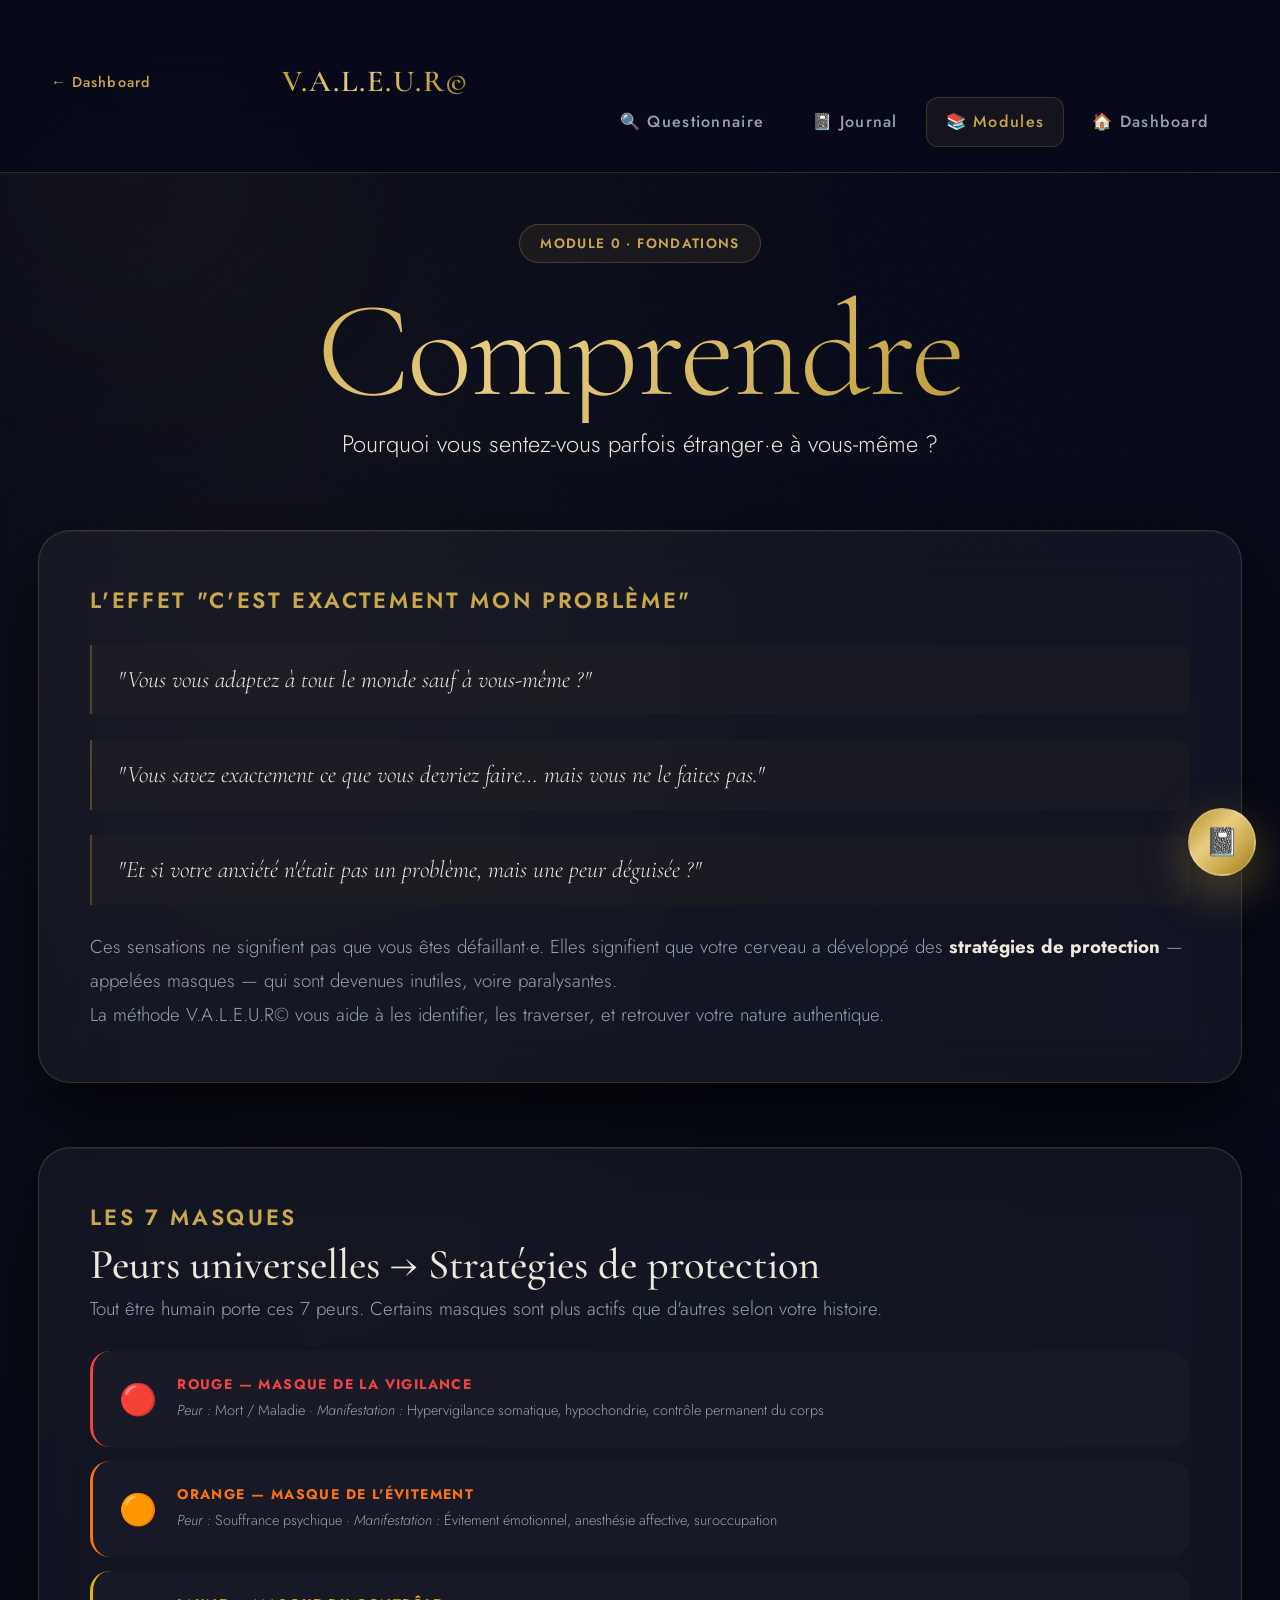
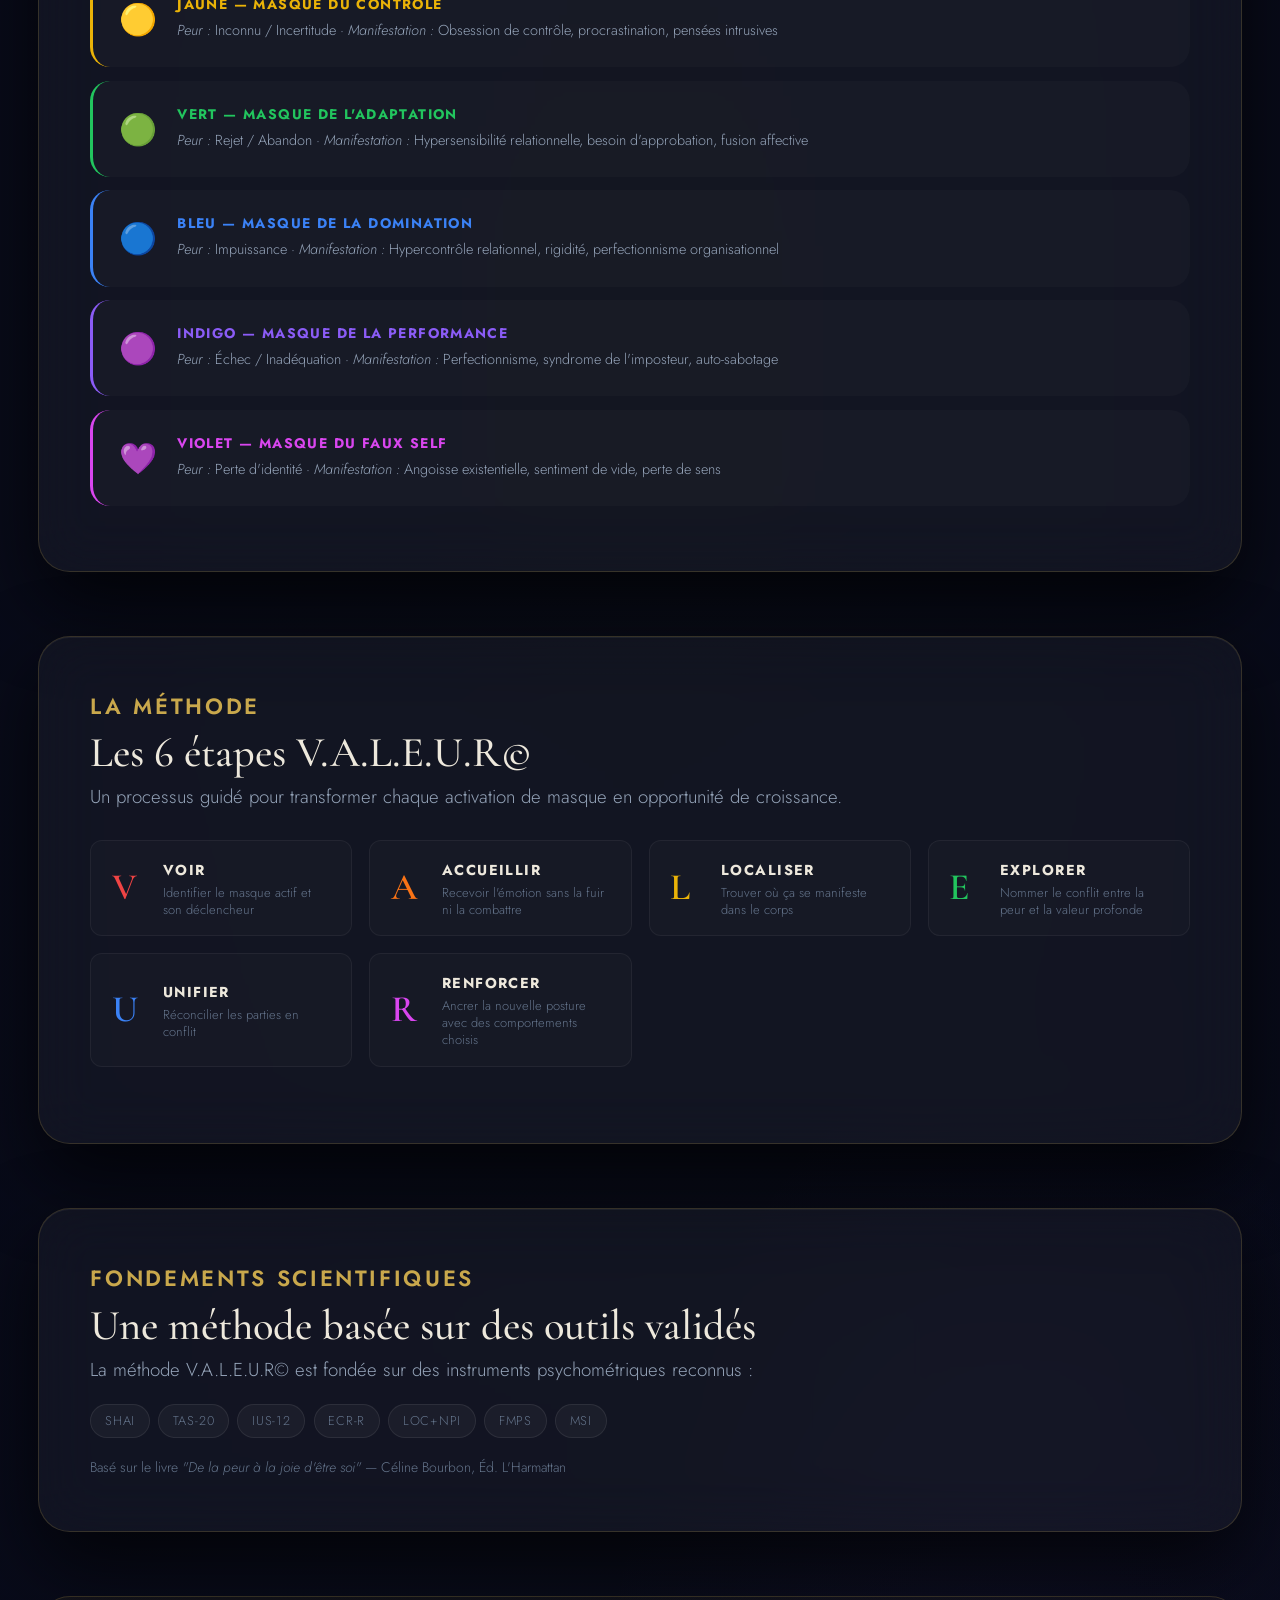
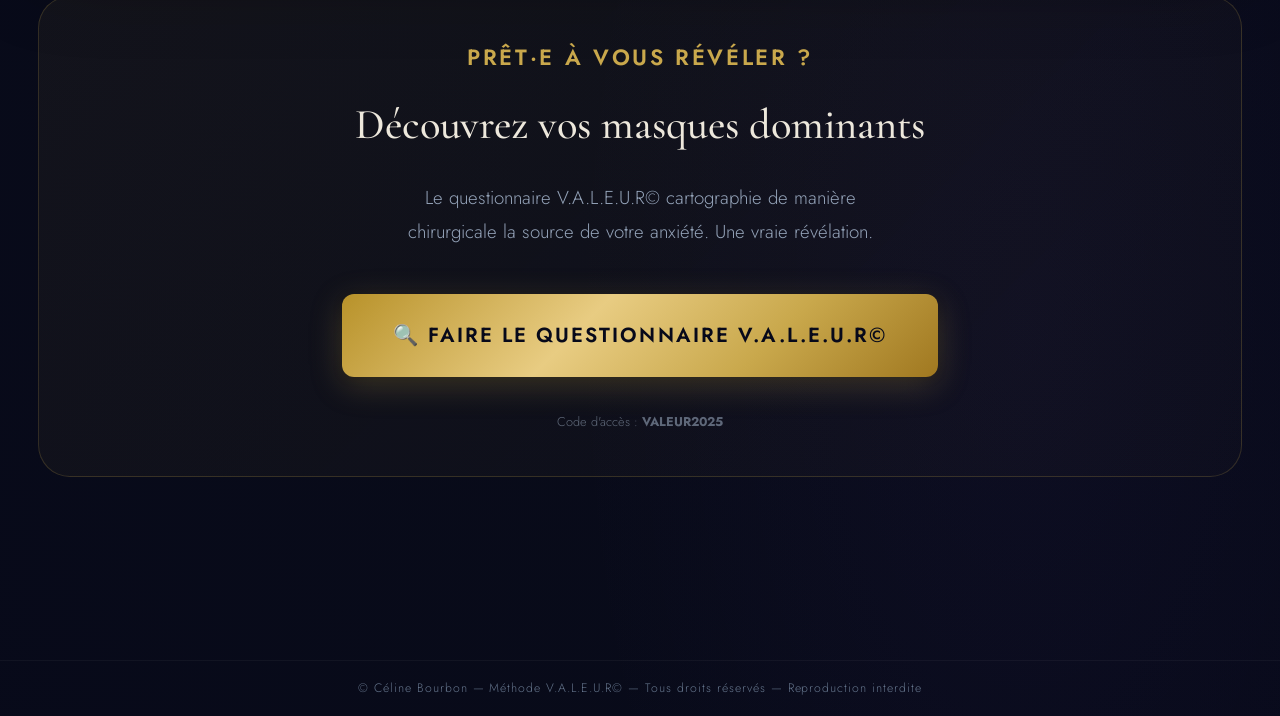
<file: module-0.html>
<!DOCTYPE html>
<html lang="fr">
<head>
  <meta charset="UTF-8">
  <meta name="viewport" content="width=device-width, initial-scale=1, viewport-fit=cover">
  <title>V.A.L.E.U.R© — Module 0 : Comprendre</title>
  <link rel="preconnect" href="https://fonts.googleapis.com">
  <link rel="preconnect" href="https://fonts.gstatic.com" crossorigin>
  <link href="https://fonts.googleapis.com/css2?family=Cormorant+Garamond:ital,wght@0,300;0,400;0,600;1,300;1,400&family=Jost:wght@200;300;400;500;600&display=swap" rel="stylesheet">
  <link rel="stylesheet" href="design-system.css">
  <style>
    .masque-card {
      display: flex;
      gap: 1.2rem;
      align-items: flex-start;
      padding: 1.3rem 1.5rem;
      background: rgba(255,255,255,0.02);
      border-radius: var(--radius-md);
      border-left: 3px solid;
      transition: var(--transition-fast);
      margin-bottom: 0.8rem;
    }
    .masque-card:hover {
      background: rgba(255,255,255,0.05);
      transform: translateX(5px);
    }
    .masque-card-emoji { font-size: 1.8rem; flex-shrink: 0; }
    .masque-card-body {}
    .masque-card-body strong {
      display: block;
      font-family: var(--font-body);
      font-size: 0.82rem;
      font-weight: 700;
      letter-spacing: 0.1em;
      text-transform: uppercase;
      margin-bottom: 0.2rem;
    }
    .masque-card-body p { font-size: 0.85rem; line-height: 1.5; margin: 0; }

    .acronym-grid {
      display: grid;
      grid-template-columns: repeat(auto-fit, minmax(220px, 1fr));
      gap: 1rem;
      margin: 1.5rem 0;
    }

    .acronym-item {
      display: flex;
      align-items: center;
      gap: 1rem;
      padding: 1rem 1.2rem;
      background: rgba(255,255,255,0.02);
      border-radius: var(--radius-sm);
      border: 1px solid rgba(255,255,255,0.05);
      transition: var(--transition-fast);
    }
    .acronym-item:hover {
      background: rgba(255,255,255,0.06);
      border-color: rgba(201,168,76,0.2);
    }
    .acronym-letter {
      font-family: var(--font-display);
      font-size: 2.2rem;
      font-weight: 600;
      color: var(--gold);
      min-width: 2rem;
      line-height: 1;
    }
    .acronym-info strong {
      display: block;
      font-size: 0.85rem;
      font-weight: 700;
      letter-spacing: 0.1em;
      text-transform: uppercase;
      color: var(--text-primary);
      margin-bottom: 0.15rem;
    }
    .acronym-info small {
      font-size: 0.76rem;
      color: var(--text-muted);
      line-height: 1.3;
      display: block;
    }

    .accroche-block {
      border-left: 2px solid var(--gold-dim);
      padding: 1rem 1.5rem;
      margin: 1.5rem 0;
      background: rgba(201,168,76,0.03);
      border-radius: 0 var(--radius-sm) var(--radius-sm) 0;
      font-family: var(--font-display);
      font-style: italic;
      font-size: clamp(1.1rem, 3vw, 1.4rem);
      color: var(--text-primary);
      line-height: 1.5;
    }

    .cta-questionnaire {
      display: flex;
      flex-direction: column;
      align-items: center;
      gap: 1.2rem;
      padding: 2.5rem;
      text-align: center;
      background: linear-gradient(135deg, rgba(201,168,76,0.06), rgba(201,168,76,0.02));
      border: 1px solid rgba(201,168,76,0.2);
      border-radius: var(--radius-lg);
    }
  </style>
</head>
<body>

<div class="orbe orbe-1" style="opacity:0.05;"></div>

<div id="progress-bar" class="progress-bar" style="transform:scaleX(0)"></div>

<header class="glass-header">
  <div class="header-content">
    <a href="dashboard.html" class="back-btn">← Dashboard</a>
    <a href="index.html" class="logo-text">V.A.L.E.U.R©</a>
    <div class="hamburger" id="hamburger">
      <span></span><span></span><span></span>
    </div>
    <nav id="nav-menu">
      <a href="questionnaire.html">🔍 Questionnaire</a>
      <a href="journal.html">📓 Journal</a>
      <a href="module-0.html" class="active">📚 Modules</a>
      <a href="dashboard.html">🏠 Dashboard</a>
    </nav>
  </div>
</header>

<main>

  <section class="section text-center animate-up">
    <div class="phase-badge">Module 0 · Fondations</div>
    <h1>Comprendre</h1>
    <p class="lead">Pourquoi vous sentez-vous parfois étranger·e à vous-même ?</p>
  </section>

  <!-- Accroche -->
  <section class="glass-card section animate-up delay-1">
    <h4>L'effet "c'est exactement mon problème"</h4>

    <div class="accroche-block">
      "Vous vous adaptez à tout le monde sauf à vous-même ?"
    </div>
    <div class="accroche-block">
      "Vous savez exactement ce que vous devriez faire… mais vous ne le faites pas."
    </div>
    <div class="accroche-block">
      "Et si votre anxiété n'était pas un problème, mais une peur déguisée ?"
    </div>

    <p style="margin-top:1.5rem;">Ces sensations ne signifient pas que vous êtes défaillant·e. Elles signifient que votre cerveau a développé des <strong style="color:var(--text-primary)">stratégies de protection</strong> — appelées masques — qui sont devenues inutiles, voire paralysantes.</p>
    <p>La méthode V.A.L.E.U.R© vous aide à les identifier, les traverser, et retrouver votre nature authentique.</p>
  </section>

  <!-- Les 7 masques -->
  <section class="glass-card section animate-up delay-2">
    <h4>Les 7 Masques</h4>
    <h3>Peurs universelles → Stratégies de protection</h3>
    <p style="margin-bottom:1.5rem;">Tout être humain porte ces 7 peurs. Certains masques sont plus actifs que d'autres selon votre histoire.</p>

    <div class="masque-card" style="border-color:#EF4444;">
      <span class="masque-card-emoji">🔴</span>
      <div class="masque-card-body">
        <strong style="color:#EF4444;">Rouge — Masque de la vigilance</strong>
        <p><em>Peur :</em> Mort / Maladie · <em>Manifestation :</em> Hypervigilance somatique, hypochondrie, contrôle permanent du corps</p>
      </div>
    </div>

    <div class="masque-card" style="border-color:#F97316;">
      <span class="masque-card-emoji">🟠</span>
      <div class="masque-card-body">
        <strong style="color:#F97316;">Orange — Masque de l'évitement</strong>
        <p><em>Peur :</em> Souffrance psychique · <em>Manifestation :</em> Évitement émotionnel, anesthésie affective, suroccupation</p>
      </div>
    </div>

    <div class="masque-card" style="border-color:#EAB308;">
      <span class="masque-card-emoji">🟡</span>
      <div class="masque-card-body">
        <strong style="color:#EAB308;">Jaune — Masque du contrôle</strong>
        <p><em>Peur :</em> Inconnu / Incertitude · <em>Manifestation :</em> Obsession de contrôle, procrastination, pensées intrusives</p>
      </div>
    </div>

    <div class="masque-card" style="border-color:#22C55E;">
      <span class="masque-card-emoji">🟢</span>
      <div class="masque-card-body">
        <strong style="color:#22C55E;">Vert — Masque de l'adaptation</strong>
        <p><em>Peur :</em> Rejet / Abandon · <em>Manifestation :</em> Hypersensibilité relationnelle, besoin d'approbation, fusion affective</p>
      </div>
    </div>

    <div class="masque-card" style="border-color:#3B82F6;">
      <span class="masque-card-emoji">🔵</span>
      <div class="masque-card-body">
        <strong style="color:#3B82F6;">Bleu — Masque de la domination</strong>
        <p><em>Peur :</em> Impuissance · <em>Manifestation :</em> Hypercontrôle relationnel, rigidité, perfectionnisme organisationnel</p>
      </div>
    </div>

    <div class="masque-card" style="border-color:#8B5CF6;">
      <span class="masque-card-emoji">🟣</span>
      <div class="masque-card-body">
        <strong style="color:#8B5CF6;">Indigo — Masque de la performance</strong>
        <p><em>Peur :</em> Échec / Inadéquation · <em>Manifestation :</em> Perfectionnisme, syndrome de l'imposteur, auto-sabotage</p>
      </div>
    </div>

    <div class="masque-card" style="border-color:#D946EF;">
      <span class="masque-card-emoji">💜</span>
      <div class="masque-card-body">
        <strong style="color:#D946EF;">Violet — Masque du faux self</strong>
        <p><em>Peur :</em> Perte d'identité · <em>Manifestation :</em> Angoisse existentielle, sentiment de vide, perte de sens</p>
      </div>
    </div>
  </section>

  <!-- L'acronyme VALEUR -->
  <section class="glass-card section animate-up delay-2">
    <h4>La méthode</h4>
    <h3>Les 6 étapes V.A.L.E.U.R©</h3>
    <p style="margin-bottom:1.5rem;">Un processus guidé pour transformer chaque activation de masque en opportunité de croissance.</p>

    <div class="acronym-grid">
      <div class="acronym-item">
        <span class="acronym-letter" style="color:#EF4444;">V</span>
        <div class="acronym-info">
          <strong>Voir</strong>
          <small>Identifier le masque actif et son déclencheur</small>
        </div>
      </div>
      <div class="acronym-item">
        <span class="acronym-letter" style="color:#F97316;">A</span>
        <div class="acronym-info">
          <strong>Accueillir</strong>
          <small>Recevoir l'émotion sans la fuir ni la combattre</small>
        </div>
      </div>
      <div class="acronym-item">
        <span class="acronym-letter" style="color:#EAB308;">L</span>
        <div class="acronym-info">
          <strong>Localiser</strong>
          <small>Trouver où ça se manifeste dans le corps</small>
        </div>
      </div>
      <div class="acronym-item">
        <span class="acronym-letter" style="color:#22C55E;">E</span>
        <div class="acronym-info">
          <strong>Explorer</strong>
          <small>Nommer le conflit entre la peur et la valeur profonde</small>
        </div>
      </div>
      <div class="acronym-item">
        <span class="acronym-letter" style="color:#3B82F6;">U</span>
        <div class="acronym-info">
          <strong>Unifier</strong>
          <small>Réconcilier les parties en conflit</small>
        </div>
      </div>
      <div class="acronym-item">
        <span class="acronym-letter" style="color:#D946EF;">R</span>
        <div class="acronym-info">
          <strong>Renforcer</strong>
          <small>Ancrer la nouvelle posture avec des comportements choisis</small>
        </div>
      </div>
    </div>
  </section>

  <!-- Fondements scientifiques -->
  <section class="glass-card section animate-up delay-3">
    <h4>Fondements scientifiques</h4>
    <h3>Une méthode basée sur des outils validés</h3>
    <p>La méthode V.A.L.E.U.R© est fondée sur des instruments psychométriques reconnus :</p>
    <div style="display:flex; flex-wrap:wrap; gap:0.5rem; margin-top:1rem;">
      <span style="padding:0.3rem 0.8rem; background:rgba(255,255,255,0.04); border:1px solid rgba(255,255,255,0.08); border-radius:20px; font-size:0.75rem; color:var(--text-muted); letter-spacing:0.06em;">SHAI</span>
      <span style="padding:0.3rem 0.8rem; background:rgba(255,255,255,0.04); border:1px solid rgba(255,255,255,0.08); border-radius:20px; font-size:0.75rem; color:var(--text-muted); letter-spacing:0.06em;">TAS-20</span>
      <span style="padding:0.3rem 0.8rem; background:rgba(255,255,255,0.04); border:1px solid rgba(255,255,255,0.08); border-radius:20px; font-size:0.75rem; color:var(--text-muted); letter-spacing:0.06em;">IUS-12</span>
      <span style="padding:0.3rem 0.8rem; background:rgba(255,255,255,0.04); border:1px solid rgba(255,255,255,0.08); border-radius:20px; font-size:0.75rem; color:var(--text-muted); letter-spacing:0.06em;">ECR-R</span>
      <span style="padding:0.3rem 0.8rem; background:rgba(255,255,255,0.04); border:1px solid rgba(255,255,255,0.08); border-radius:20px; font-size:0.75rem; color:var(--text-muted); letter-spacing:0.06em;">LOC+NPI</span>
      <span style="padding:0.3rem 0.8rem; background:rgba(255,255,255,0.04); border:1px solid rgba(255,255,255,0.08); border-radius:20px; font-size:0.75rem; color:var(--text-muted); letter-spacing:0.06em;">FMPS</span>
      <span style="padding:0.3rem 0.8rem; background:rgba(255,255,255,0.04); border:1px solid rgba(255,255,255,0.08); border-radius:20px; font-size:0.75rem; color:var(--text-muted); letter-spacing:0.06em;">MSI</span>
    </div>
    <p style="margin-top:1rem; font-size:0.82rem; color:var(--text-muted);">
      Basé sur le livre <em>"De la peur à la joie d'être soi"</em> — Céline Bourbon, Éd. L'Harmattan
    </p>
  </section>

  <!-- CTA Questionnaire -->
  <div class="cta-questionnaire section animate-up delay-4">
    <h4>Prêt·e à vous révéler ?</h4>
    <h3 style="margin-bottom:0.5rem;">Découvrez vos masques dominants</h3>
    <p style="max-width:480px; margin-bottom:1.5rem;">Le questionnaire V.A.L.E.U.R© cartographie de manière chirurgicale la source de votre anxiété. Une vraie révélation.</p>
    <a href="questionnaire.html" class="btn-primary btn-hero">
      🔍 Faire le Questionnaire V.A.L.E.U.R©
    </a>
    <p style="font-size:0.75rem; margin-top:0.8rem; opacity:0.6;">Code d'accès : <strong>VALEUR2025</strong></p>
  </div>

</main>

<button class="fab" id="fab-journal" title="Observer un masque">📓</button>

<div id="journal-modal" class="modal-overlay" style="display:none;">
  <div class="glass-card modal-content">
    <button class="modal-close" onclick="closeJournalModal()">✕</button>
    <h4>Journal V.A.L.E.U.R©</h4>
    <h3 style="margin-bottom:1.5rem;">Observer un masque</h3>
    <form id="quick-journal-form">
      <select name="masque" required style="margin-bottom:1rem;">
        <option value="">🎭 Quel masque détectez-vous ?</option>
        <option value="rouge">🔴 Rouge</option>
        <option value="orange">🟠 Orange</option>
        <option value="jaune">🟡 Jaune</option>
        <option value="vert">🟢 Vert</option>
        <option value="bleu">🔵 Bleu</option>
        <option value="indigo">🟣 Indigo</option>
        <option value="violet">💜 Violet</option>
      </select>
      <div class="valeur-steps">
        <div class="step-item"><label><span class="step-letter">V</span> — Voir</label>
          <textarea name="V" placeholder="Déclencheur ?" rows="2"></textarea></div>
        <div class="step-item"><label><span class="step-letter">A</span> — Accueillir</label>
          <textarea name="A" placeholder="Émotion ressentie ?" rows="2"></textarea></div>
        <div class="step-item"><label><span class="step-letter">L</span> — Localiser</label>
          <textarea name="L" placeholder="Dans le corps ?" rows="1"></textarea></div>
        <div class="step-item"><label><span class="step-letter">E</span> — Explorer</label>
          <textarea name="E" placeholder="Conflit intérieur ?" rows="2"></textarea></div>
        <div class="step-item"><label><span class="step-letter">U</span> — Unifier</label>
          <textarea name="U" placeholder="Action consciente ?" rows="2"></textarea></div>
        <div class="step-item"><label><span class="step-letter">R</span> — Renforcer</label>
          <textarea name="R" placeholder="Ancrage ?" rows="2"></textarea></div>
      </div>
      <button type="submit" class="btn-primary full-width">💾 Sauvegarder</button>
    </form>
  </div>
</div>

<div class="copyright-bar">
  © Céline Bourbon — Méthode V.A.L.E.U.R© — Tous droits réservés — Reproduction interdite
</div>

<script src="valeur-core.js"></script>
<script src="journal-manager.js"></script>
<script>
  document.addEventListener('DOMContentLoaded', () => {
    JournalManager.init();
    const ham = document.getElementById('hamburger');
    const nav = document.getElementById('nav-menu');
    if (ham && nav) {
      ham.addEventListener('click', () => { ham.classList.toggle('active'); nav.classList.toggle('active'); });
      document.addEventListener('click', e => {
        if (!ham.contains(e.target) && !nav.contains(e.target)) { ham.classList.remove('active'); nav.classList.remove('active'); }
      });
    }
    window.addEventListener('scroll', () => {
      ValeurCore.updateProgressBar(window.scrollY / (document.body.scrollHeight - window.innerHeight) * 100);
    });
  });
</script>
</body>
</html>
</file>
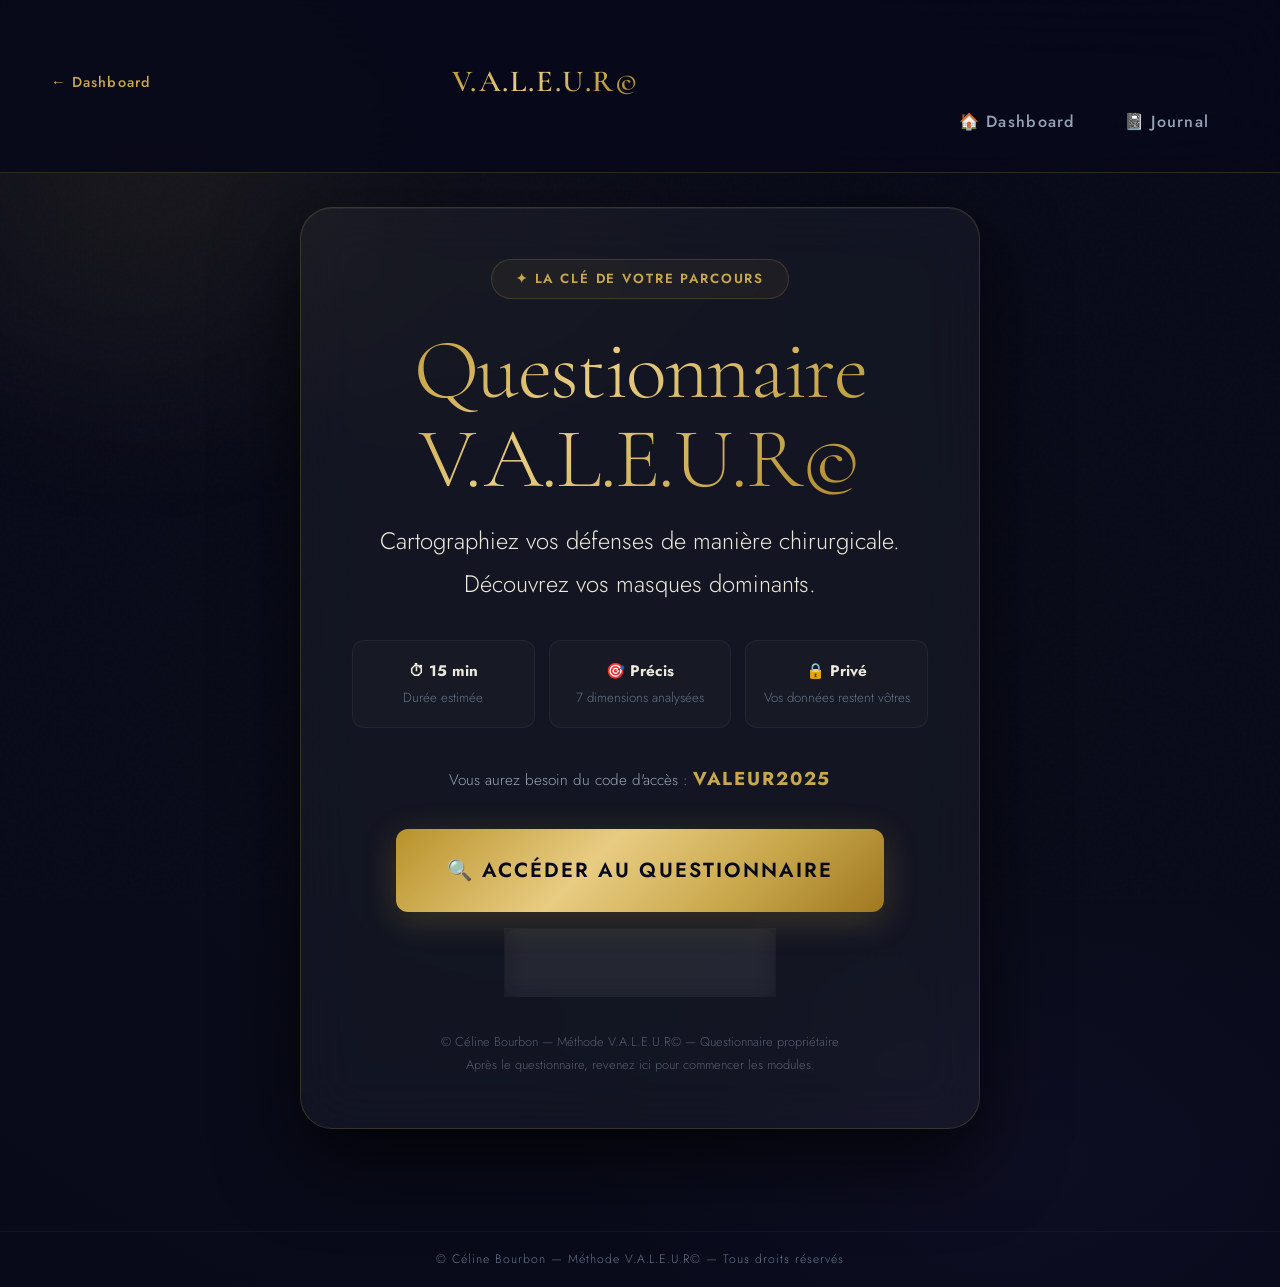
<file: questionnaire.html>
<!DOCTYPE html>
<html lang="fr">
<head>
  <meta charset="UTF-8">
  <meta name="viewport" content="width=device-width, initial-scale=1, viewport-fit=cover">
  <title>V.A.L.E.U.R© — Questionnaire</title>
  <link rel="preconnect" href="https://fonts.googleapis.com">
  <link rel="preconnect" href="https://fonts.gstatic.com" crossorigin>
  <link href="https://fonts.googleapis.com/css2?family=Cormorant+Garamond:ital,wght@0,300;0,400;0,600;1,300;1,400&family=Jost:wght@200;300;400;500;600&display=swap" rel="stylesheet">
  <link rel="stylesheet" href="design-system.css">
  <style>
    .questionnaire-container {
      min-height: 100vh;
      display: flex;
      align-items: center;
      justify-content: center;
      padding: 2rem;
      position: relative;
      z-index: 1;
    }
    .questionnaire-card {
      max-width: 680px;
      width: 100%;
      text-align: center;
    }
    .steps-preview {
      display: grid;
      grid-template-columns: repeat(3, 1fr);
      gap: 0.8rem;
      margin: 2rem 0;
    }
    .step-preview-item {
      padding: 1rem;
      background: rgba(255,255,255,0.02);
      border: 1px solid rgba(255,255,255,0.05);
      border-radius: var(--radius-sm);
      font-size: 0.78rem;
      color: var(--text-muted);
    }
    .step-preview-item strong {
      display: block;
      font-size: 0.9rem;
      color: var(--text-primary);
      margin-bottom: 0.2rem;
    }
    @media (max-width: 480px) {
      .steps-preview { grid-template-columns: repeat(2, 1fr); }
    }
  </style>
</head>
<body>

<div class="orbe orbe-1"></div>
<div id="progress-bar" class="progress-bar" style="transform:scaleX(0)"></div>

<header class="glass-header">
  <div class="header-content">
    <a href="dashboard.html" class="back-btn">← Dashboard</a>
    <a href="index.html" class="logo-text">V.A.L.E.U.R©</a>
    <nav>
      <a href="dashboard.html">🏠 Dashboard</a>
      <a href="journal.html">📓 Journal</a>
    </nav>
  </div>
</header>

<div class="questionnaire-container">
  <div class="questionnaire-card glass-card animate-up">

    <div class="hero-tag" style="margin-bottom:1.5rem;">
      ✦ La clé de votre parcours
    </div>

    <h1 style="font-size:clamp(2.5rem,8vw,5rem); margin-bottom:1rem;">
      Questionnaire<br>V.A.L.E.U.R©
    </h1>

    <p class="lead" style="margin-bottom:1.5rem;">
      Cartographiez vos défenses de manière chirurgicale.<br>
      Découvrez vos masques dominants.
    </p>

    <div class="steps-preview">
      <div class="step-preview-item"><strong>⏱ 15 min</strong>Durée estimée</div>
      <div class="step-preview-item"><strong>🎯 Précis</strong>7 dimensions analysées</div>
      <div class="step-preview-item"><strong>🔒 Privé</strong>Vos données restent vôtres</div>
    </div>

    <p style="margin-bottom:2rem; font-size:0.9rem;">
      Vous aurez besoin du code d'accès : <strong style="color:var(--gold); font-size:1.1rem; letter-spacing:0.1em;">VALEUR2025</strong>
    </p>

    <div style="display:flex; flex-direction:column; gap:1rem; align-items:center;">
      <a href="https://questionnaire-valeur-psyh.netlify.app" target="_blank" rel="noopener" class="btn-primary btn-hero">
        🔍 Accéder au Questionnaire
      </a>
      <a href="https://celinebourbon-ux.github.io/Questionnaire-Valeur-V4/" target="_blank" rel="noopener" class="btn-secondary">
        Version alternative →
      </a>
    </div>

    <p style="font-size:0.75rem; margin-top:2rem; opacity:0.5;">
      © Céline Bourbon — Méthode V.A.L.E.U.R© — Questionnaire propriétaire<br>
      Après le questionnaire, revenez ici pour commencer les modules.
    </p>

  </div>
</div>

<div class="copyright-bar">
  © Céline Bourbon — Méthode V.A.L.E.U.R© — Tous droits réservés
</div>

<script src="valeur-core.js"></script>
</body>
</html>
</file>
<file: design-system.css>
/* ═══════════════════════════════════════════════════════════════
   V.A.L.E.U.R© — DESIGN SYSTEM PREMIUM
   © Céline Bourbon — Méthode V.A.L.E.U.R© — Tous droits réservés
   ═══════════════════════════════════════════════════════════════ */

@import url('https://fonts.googleapis.com/css2?family=Cormorant+Garamond:ital,wght@0,300;0,400;0,500;0,600;0,700;1,300;1,400&family=Jost:wght@200;300;400;500;600;700&display=swap');

/* ── ANTI-COPY PROTECTION ── */
* {
  -webkit-user-select: none;
  -moz-user-select: none;
  -ms-user-select: none;
  user-select: none;
}

input, textarea, select {
  -webkit-user-select: text;
  -moz-user-select: text;
  user-select: text;
}

/* ── CSS VARIABLES ── */
:root {
  --bg-deep: #07091A;
  --bg-mid: #0d1117;
  --bg-surface: #111827;

  --glass-bg: rgba(255,255,255,0.04);
  --glass-bg-hover: rgba(255,255,255,0.08);
  --glass-border: rgba(201,168,76,0.2);
  --glass-border-hover: rgba(201,168,76,0.45);
  --glass-blur: blur(28px);
  --glass-shadow: 0 32px 80px rgba(0,0,0,0.7), inset 0 1px 0 rgba(255,255,255,0.06);

  --gold: #C9A84C;
  --gold-light: #E8CC82;
  --gold-pale: #F5E6B8;
  --gold-dim: rgba(201,168,76,0.3);
  --gold-gradient: linear-gradient(135deg, #B8922A 0%, #E8CC82 40%, #C9A84C 70%, #A07820 100%);
  --gold-gradient-simple: linear-gradient(135deg, #C9A84C, #E8CC82);

  --text-primary: #EDE8DC;
  --text-secondary: #94A3B8;
  --text-muted: #64748B;

  --rouge: #EF4444; --rouge-glow: rgba(239,68,68,0.3);
  --orange: #F97316; --orange-glow: rgba(249,115,22,0.3);
  --jaune: #EAB308; --jaune-glow: rgba(234,179,8,0.3);
  --vert: #22C55E; --vert-glow: rgba(34,197,94,0.3);
  --bleu: #3B82F6; --bleu-glow: rgba(59,130,246,0.3);
  --indigo: #8B5CF6; --indigo-glow: rgba(139,92,246,0.3);
  --violet: #D946EF; --violet-glow: rgba(217,70,239,0.3);

  --radius-sm: 12px;
  --radius-md: 20px;
  --radius-lg: 32px;
  --radius-xl: 48px;

  --transition: all 0.4s cubic-bezier(0.34, 1.56, 0.64, 1);
  --transition-fast: all 0.2s ease;

  --font-display: 'Cormorant Garamond', Georgia, serif;
  --font-body: 'Jost', -apple-system, sans-serif;
}

/* ── RESET & BASE ── */
*, *::before, *::after { box-sizing: border-box; margin: 0; padding: 0; }

html {
  font-size: clamp(14px, 2.2vw, 17px);
  scroll-behavior: smooth;
  -webkit-tap-highlight-color: transparent;
}

body {
  background: var(--bg-deep);
  background-image:
    radial-gradient(ellipse 80% 50% at 20% 10%, rgba(201,168,76,0.04) 0%, transparent 60%),
    radial-gradient(ellipse 60% 40% at 80% 90%, rgba(139,92,246,0.04) 0%, transparent 60%),
    radial-gradient(ellipse 100% 80% at 50% 50%, rgba(13,17,23,0.5) 0%, transparent 100%);
  color: var(--text-primary);
  font-family: var(--font-body);
  font-weight: 300;
  line-height: 1.7;
  min-height: 100vh;
  overflow-x: hidden;
}

/* ── NOISE TEXTURE OVERLAY ── */
body::before {
  content: '';
  position: fixed;
  inset: 0;
  background-image: url("data:image/svg+xml,%3Csvg viewBox='0 0 256 256' xmlns='http://www.w3.org/2000/svg'%3E%3Cfilter id='noise'%3E%3CfeTurbulence type='fractalNoise' baseFrequency='0.9' numOctaves='4' stitchTiles='stitch'/%3E%3C/filter%3E%3Crect width='100%25' height='100%25' filter='url(%23noise)' opacity='0.03'/%3E%3C/svg%3E");
  opacity: 0.4;
  pointer-events: none;
  z-index: 0;
}

/* ── GLASSMORPHISM ── */
.glass-card {
  background: var(--glass-bg) !important;
  backdrop-filter: var(--glass-blur) !important;
  -webkit-backdrop-filter: var(--glass-blur) !important;
  border: 1px solid var(--glass-border) !important;
  border-radius: var(--radius-lg) !important;
  box-shadow: var(--glass-shadow) !important;
  padding: clamp(1.5rem, 4vw, 3rem);
  position: relative;
  overflow: hidden;
  transition: var(--transition);
}

.glass-card::after {
  content: '';
  position: absolute;
  inset: 0;
  background: var(--gold-gradient);
  opacity: 0;
  transition: opacity 0.4s ease;
  border-radius: inherit;
  pointer-events: none;
}

.glass-card:hover {
  background: var(--glass-bg-hover) !important;
  border-color: var(--glass-border-hover) !important;
  box-shadow: 0 40px 100px rgba(0,0,0,0.8), 0 0 60px var(--gold-dim), inset 0 1px 0 rgba(255,255,255,0.1) !important;
  transform: translateY(-4px);
}

.glass-card:hover::after { opacity: 0.03; }

/* ── TYPOGRAPHY ── */
h1, .h1 {
  font-family: var(--font-display);
  font-size: clamp(3.5rem, 12vw, 8rem);
  font-weight: 300;
  letter-spacing: -0.02em;
  line-height: 1.05;
  background: var(--gold-gradient);
  -webkit-background-clip: text;
  -webkit-text-fill-color: transparent;
  background-clip: text;
}

h2, .h2 {
  font-family: var(--font-display);
  font-size: clamp(2rem, 7vw, 4rem);
  font-weight: 400;
  letter-spacing: -0.01em;
  line-height: 1.15;
  color: var(--text-primary);
}

h3, .h3 {
  font-family: var(--font-display);
  font-size: clamp(1.5rem, 5vw, 2.5rem);
  font-weight: 500;
  color: var(--text-primary);
  line-height: 1.3;
}

h4, .h4 {
  font-family: var(--font-body);
  font-size: clamp(1rem, 3vw, 1.3rem);
  font-weight: 600;
  letter-spacing: 0.12em;
  text-transform: uppercase;
  color: var(--gold);
}

p {
  font-family: var(--font-body);
  font-size: clamp(0.95rem, 2.5vw, 1.1rem);
  color: var(--text-secondary);
  line-height: 1.8;
}

.lead {
  font-size: clamp(1.1rem, 3vw, 1.4rem);
  color: var(--text-primary);
  font-weight: 300;
}

/* ── PROGRESS BAR ── */
#progress-bar, .progress-bar {
  position: fixed !important;
  top: 0 !important;
  left: 0 !important;
  height: 3px !important;
  width: 100%;
  background: var(--gold-gradient) !important;
  z-index: 9999 !important;
  transform-origin: left !important;
  box-shadow: 0 0 12px rgba(201,168,76,0.6) !important;
  transition: transform 0.5s ease !important;
}

/* ── GLASS HEADER ── */
.glass-header {
  position: sticky !important;
  top: 0 !important;
  z-index: 500 !important;
  backdrop-filter: blur(40px) !important;
  -webkit-backdrop-filter: blur(40px) !important;
  background: rgba(7,9,26,0.88) !important;
  border-bottom: 1px solid var(--glass-border) !important;
  padding: clamp(1rem, 2.5vw, 1.5rem) clamp(1.5rem, 4vw, 3rem) !important;
  width: 100% !important;
}

.header-content {
  max-width: 1400px;
  margin: 0 auto;
  display: flex;
  align-items: center;
  justify-content: space-between;
  gap: 2rem;
}

.logo-text {
  font-family: var(--font-display);
  font-size: clamp(1.3rem, 3.5vw, 1.8rem);
  font-weight: 600;
  background: var(--gold-gradient);
  -webkit-background-clip: text;
  -webkit-text-fill-color: transparent;
  background-clip: text;
  text-decoration: none;
  letter-spacing: 0.05em;
}

/* ── NAVIGATION ── */
nav {
  display: flex;
  gap: 0.5rem;
  align-items: center;
}

nav a {
  font-family: var(--font-body);
  font-size: clamp(0.85rem, 2vw, 0.95rem);
  font-weight: 500;
  letter-spacing: 0.08em;
  color: var(--text-secondary);
  text-decoration: none;
  padding: 0.6rem 1.1rem;
  border-radius: var(--radius-sm);
  transition: var(--transition-fast);
  border: 1px solid transparent;
}

nav a:hover, nav a.active {
  color: var(--gold);
  background: rgba(201,168,76,0.08);
  border-color: rgba(201,168,76,0.2);
}

/* ── HAMBURGER ── */
.hamburger {
  display: none;
  flex-direction: column;
  gap: 5px;
  cursor: pointer;
  padding: 8px;
  z-index: 501;
}

.hamburger span {
  width: 24px;
  height: 2px;
  background: var(--gold);
  border-radius: 2px;
  transition: var(--transition-fast);
  display: block;
}

.hamburger.active span:nth-child(1) { transform: rotate(45deg) translateY(8px); }
.hamburger.active span:nth-child(2) { opacity: 0; transform: scaleX(0); }
.hamburger.active span:nth-child(3) { transform: rotate(-45deg) translateY(-8px); }

/* ── BUTTONS ── */
.btn-primary {
  display: inline-flex;
  align-items: center;
  justify-content: center;
  gap: 0.6rem;
  font-family: var(--font-body);
  font-size: clamp(0.9rem, 2.5vw, 1rem);
  font-weight: 600;
  letter-spacing: 0.1em;
  text-transform: uppercase;
  color: #07091A !important;
  background: var(--gold-gradient) !important;
  border: none;
  border-radius: var(--radius-sm);
  padding: clamp(0.9rem, 2.5vw, 1.1rem) clamp(1.8rem, 4vw, 2.5rem);
  cursor: pointer;
  text-decoration: none;
  transition: var(--transition);
  box-shadow: 0 8px 32px rgba(201,168,76,0.25), 0 2px 8px rgba(0,0,0,0.3);
  position: relative;
  overflow: hidden;
}

.btn-primary::before {
  content: '';
  position: absolute;
  inset: 0;
  background: linear-gradient(135deg, rgba(255,255,255,0.2), transparent);
  opacity: 0;
  transition: opacity 0.3s;
}

.btn-primary:hover {
  transform: translateY(-3px) scale(1.02);
  box-shadow: 0 16px 48px rgba(201,168,76,0.45), 0 4px 12px rgba(0,0,0,0.4);
}

.btn-primary:hover::before { opacity: 1; }

.btn-secondary {
  display: inline-flex;
  align-items: center;
  justify-content: center;
  gap: 0.6rem;
  font-family: var(--font-body);
  font-size: clamp(0.9rem, 2.5vw, 1rem);
  font-weight: 500;
  letter-spacing: 0.06em;
  color: var(--text-primary) !important;
  background: var(--glass-bg) !important;
  border: 1px solid var(--glass-border) !important;
  border-radius: var(--radius-sm);
  padding: clamp(0.9rem, 2.5vw, 1.1rem) clamp(1.8rem, 4vw, 2.5rem);
  cursor: pointer;
  text-decoration: none;
  transition: var(--transition-fast);
  backdrop-filter: blur(12px);
}

.btn-secondary:hover {
  background: rgba(201,168,76,0.08) !important;
  border-color: var(--gold) !important;
  color: var(--gold) !important;
  transform: translateY(-2px);
}

.btn-hero {
  font-size: clamp(1rem, 3vw, 1.2rem) !important;
  padding: clamp(1rem, 3vw, 1.4rem) clamp(2rem, 5vw, 3rem) !important;
  min-width: 240px;
}

.full-width { width: 100%; }

/* ── FAB ── */
.fab {
  position: fixed !important;
  bottom: clamp(24px, 5vw, 40px) !important;
  right: clamp(24px, 5vw, 40px) !important;
  width: clamp(56px, 9vw, 68px) !important;
  height: clamp(56px, 9vw, 68px) !important;
  border-radius: 50% !important;
  background: var(--gold-gradient) !important;
  border: 2px solid rgba(255,255,255,0.15) !important;
  box-shadow: 0 16px 48px rgba(201,168,76,0.4), 0 4px 12px rgba(0,0,0,0.4) !important;
  font-size: clamp(1.3rem, 2.5vw, 1.6rem) !important;
  cursor: pointer !important;
  z-index: 1001 !important;
  display: flex !important;
  align-items: center !important;
  justify-content: center !important;
  animation: fabFloat 3s ease-in-out infinite !important;
  transition: box-shadow 0.3s ease, transform 0.3s ease !important;
  color: #07091A;
}

.fab:hover {
  box-shadow: 0 24px 60px rgba(201,168,76,0.6), 0 8px 20px rgba(0,0,0,0.5) !important;
  animation-play-state: paused !important;
  transform: scale(1.1) !important;
}

@keyframes fabFloat {
  0%, 100% { transform: translateY(0); }
  50% { transform: translateY(-8px); }
}

/* ── MAIN LAYOUT ── */
main {
  max-width: 1400px;
  width: 100%;
  margin: 0 auto;
  padding: clamp(1.5rem, 4vw, 3rem) clamp(1rem, 3vw, 2.5rem);
  position: relative;
  z-index: 1;
}

.section {
  margin-bottom: clamp(2rem, 5vw, 4rem);
}

.text-center { text-align: center; }

/* ── STATS GRID ── */
.stats-grid {
  display: grid;
  grid-template-columns: repeat(auto-fit, minmax(clamp(200px, 28vw, 280px), 1fr));
  gap: clamp(1rem, 2.5vw, 1.5rem);
  margin: clamp(1.5rem, 3vw, 2.5rem) 0;
}

.stat-card {
  text-align: center;
  padding: clamp(1.5rem, 3vw, 2.5rem) clamp(1rem, 2.5vw, 2rem);
}

.stat-value {
  font-family: var(--font-display);
  font-size: clamp(2.5rem, 8vw, 4.5rem);
  font-weight: 300;
  background: var(--gold-gradient);
  -webkit-background-clip: text;
  -webkit-text-fill-color: transparent;
  background-clip: text;
  display: block;
  line-height: 1.1;
  margin-bottom: 0.5rem;
}

.stat-label {
  font-family: var(--font-body);
  font-size: clamp(0.75rem, 2vw, 0.85rem);
  letter-spacing: 0.12em;
  text-transform: uppercase;
  color: var(--text-muted);
}

/* ── CARTE MASQUES ── */
.carte-container {
  width: clamp(320px, 80vw, 700px) !important;
  height: clamp(320px, 80vw, 700px) !important;
  margin: 0 auto;
  display: flex;
  align-items: center;
  justify-content: center;
}

#carte-masques {
  width: 100%;
  height: 100%;
  overflow: visible;
  filter: drop-shadow(0 20px 60px rgba(201,168,76,0.15));
}

.masques-legend {
  display: grid;
  grid-template-columns: repeat(auto-fit, minmax(160px, 1fr));
  gap: 0.8rem;
  margin-top: 2rem;
}

.legend-item {
  display: flex;
  align-items: center;
  gap: 0.75rem;
  padding: 0.8rem 1rem;
  background: rgba(255,255,255,0.02);
  border-radius: var(--radius-sm);
  border: 1px solid rgba(255,255,255,0.04);
  transition: var(--transition-fast);
  cursor: default;
}

.legend-item:hover {
  background: rgba(255,255,255,0.06);
  border-color: rgba(201,168,76,0.2);
  transform: translateX(4px);
}

.legend-emoji { font-size: 1.3rem; flex-shrink: 0; }

.legend-text strong {
  display: block;
  font-family: var(--font-body);
  font-size: 0.8rem;
  font-weight: 500;
  color: var(--text-primary);
}

.legend-text small {
  font-size: 0.72rem;
  color: var(--text-muted);
}

/* ── JOURNAL FORM ── */
.valeur-steps { display: grid; gap: 1.2rem; margin: 1.5rem 0; }

.step-item label {
  display: block;
  font-family: var(--font-body);
  font-size: 0.85rem;
  font-weight: 600;
  letter-spacing: 0.1em;
  text-transform: uppercase;
  color: var(--gold);
  margin-bottom: 0.5rem;
}

.step-letter {
  font-family: var(--font-display);
  font-size: 1.4rem;
  font-weight: 600;
}

textarea, input[type="text"], input[type="datetime-local"], select {
  background: rgba(255,255,255,0.04) !important;
  border: 1px solid rgba(255,255,255,0.08) !important;
  border-radius: var(--radius-sm) !important;
  padding: clamp(0.8rem, 2vw, 1rem) clamp(1rem, 2.5vw, 1.2rem) !important;
  color: var(--text-primary) !important;
  font-family: var(--font-body) !important;
  font-size: clamp(0.9rem, 2.2vw, 1rem) !important;
  font-weight: 300 !important;
  width: 100%;
  transition: var(--transition-fast);
  line-height: 1.6;
}

textarea::placeholder, input::placeholder {
  color: var(--text-muted) !important;
  font-style: italic;
}

textarea:focus, input:focus, select:focus {
  outline: none !important;
  border-color: rgba(201,168,76,0.4) !important;
  background: rgba(255,255,255,0.06) !important;
  box-shadow: 0 0 0 3px rgba(201,168,76,0.08), 0 4px 20px rgba(0,0,0,0.3) !important;
}

textarea { resize: vertical; min-height: 80px; }

select option { background: #0d1117; color: var(--text-primary); }

.form-row {
  display: grid;
  grid-template-columns: 1fr 1fr;
  gap: 1rem;
  margin-bottom: 1.2rem;
}

/* ── MODAL ── */
.modal-overlay {
  position: fixed;
  inset: 0;
  background: rgba(0,0,0,0.85);
  backdrop-filter: blur(16px);
  -webkit-backdrop-filter: blur(16px);
  display: flex;
  align-items: center;
  justify-content: center;
  z-index: 2000;
  padding: 1.5rem;
  animation: fadeIn 0.3s ease;
}

.modal-content {
  max-width: 640px;
  width: 100%;
  max-height: 92vh;
  overflow-y: auto;
  position: relative;
  scrollbar-width: thin;
  scrollbar-color: var(--gold-dim) transparent;
}

.modal-content::-webkit-scrollbar { width: 4px; }
.modal-content::-webkit-scrollbar-thumb { background: var(--gold-dim); border-radius: 4px; }

.modal-close {
  position: absolute;
  top: 1.2rem;
  right: 1.2rem;
  background: rgba(255,255,255,0.06);
  border: 1px solid rgba(255,255,255,0.1);
  width: 36px;
  height: 36px;
  border-radius: 50%;
  color: var(--text-secondary);
  font-size: 1rem;
  cursor: pointer;
  transition: var(--transition-fast);
  display: flex;
  align-items: center;
  justify-content: center;
  z-index: 10;
}

.modal-close:hover {
  background: rgba(255,60,60,0.2);
  border-color: rgba(255,60,60,0.4);
  color: white;
  transform: rotate(90deg);
}

/* ── ENTRIES LIST ── */
.entries-grid { display: grid; gap: 1rem; }

.entry-card {
  background: rgba(255,255,255,0.02) !important;
  border: 1px solid rgba(255,255,255,0.05) !important;
  border-radius: var(--radius-md) !important;
  padding: 1.2rem 1.5rem !important;
  transition: var(--transition-fast) !important;
  cursor: default;
}

.entry-card:hover {
  background: rgba(255,255,255,0.05) !important;
  border-color: rgba(201,168,76,0.2) !important;
  transform: translateX(6px) !important;
}

.entry-header {
  display: flex;
  justify-content: space-between;
  align-items: center;
  margin-bottom: 0.8rem;
  flex-wrap: wrap;
  gap: 0.5rem;
}

.entry-masque-tag {
  font-size: 0.8rem;
  font-weight: 600;
  letter-spacing: 0.08em;
  padding: 0.3rem 0.8rem;
  border-radius: 20px;
  background: rgba(255,255,255,0.06);
  border: 1px solid rgba(255,255,255,0.1);
}

.entry-date {
  font-size: 0.78rem;
  color: var(--text-muted);
  font-style: italic;
}

.entry-content p {
  font-size: 0.88rem;
  line-height: 1.6;
  color: var(--text-secondary);
  margin-bottom: 0.3rem;
}

.entry-content strong {
  color: var(--gold);
  font-size: 0.8rem;
  text-transform: uppercase;
  letter-spacing: 0.1em;
}

/* ── FILTERS ── */
.history-header {
  display: flex;
  justify-content: space-between;
  align-items: center;
  flex-wrap: wrap;
  gap: 1rem;
  margin-bottom: 1.5rem;
}

.filters {
  display: flex;
  gap: 0.8rem;
  flex-wrap: wrap;
}

.filters select {
  min-width: 160px;
  font-size: 0.85rem !important;
}

/* ── PHASE CARD ── */
.phase-card { text-align: center; }

.phase-badge {
  display: inline-flex;
  align-items: center;
  gap: 0.5rem;
  background: rgba(201,168,76,0.08);
  border: 1px solid rgba(201,168,76,0.25);
  border-radius: 24px;
  padding: 0.4rem 1.2rem;
  font-size: 0.8rem;
  font-weight: 600;
  letter-spacing: 0.1em;
  text-transform: uppercase;
  color: var(--gold);
  margin-bottom: 1rem;
}

.phase-actions {
  display: flex;
  gap: 1rem;
  justify-content: center;
  flex-wrap: wrap;
  margin-top: 1.5rem;
}

/* ── JOURNAL PREVIEW ── */
.journal-preview-item {
  padding: 0.8rem 1rem;
  background: rgba(255,255,255,0.02);
  border-radius: var(--radius-sm);
  border-left: 3px solid var(--gold-dim);
  margin-bottom: 0.6rem;
  font-size: 0.88rem;
  color: var(--text-secondary);
  transition: var(--transition-fast);
}

.journal-preview-item:hover {
  background: rgba(255,255,255,0.05);
  border-left-color: var(--gold);
}

/* ── COPYRIGHT FOOTER ── */
.copyright-bar {
  text-align: center;
  padding: 1rem;
  font-size: 0.72rem;
  color: var(--text-muted);
  letter-spacing: 0.08em;
  border-top: 1px solid rgba(255,255,255,0.04);
  margin-top: 4rem;
}

/* ── HERO LANDING ── */
.hero-container {
  min-height: 100vh;
  display: flex;
  align-items: center;
  justify-content: center;
  padding: clamp(2rem, 5vw, 4rem) clamp(1rem, 3vw, 2rem);
  position: relative;
}

.hero-card {
  max-width: 900px;
  width: 100%;
  text-align: center;
}

.hero-tag {
  display: inline-flex;
  align-items: center;
  gap: 0.5rem;
  background: rgba(201,168,76,0.06);
  border: 1px solid rgba(201,168,76,0.2);
  border-radius: 24px;
  padding: 0.45rem 1.4rem;
  font-size: 0.78rem;
  font-weight: 600;
  letter-spacing: 0.14em;
  text-transform: uppercase;
  color: var(--gold);
  margin-bottom: 2rem;
}

.hero-title {
  font-family: var(--font-display);
  font-size: clamp(4rem, 15vw, 9rem);
  font-weight: 300;
  letter-spacing: 0.05em;
  background: var(--gold-gradient);
  -webkit-background-clip: text;
  -webkit-text-fill-color: transparent;
  background-clip: text;
  line-height: 1;
  margin-bottom: 1.5rem;
}

.hero-tagline {
  font-family: var(--font-display);
  font-size: clamp(1.4rem, 5vw, 2.5rem);
  font-style: italic;
  font-weight: 400;
  color: var(--text-primary);
  margin-bottom: 1rem;
  line-height: 1.3;
}

.hero-subtitle {
  font-size: clamp(0.95rem, 2.5vw, 1.15rem);
  color: var(--text-secondary);
  margin-bottom: 3rem;
  line-height: 1.7;
}

.hero-cta {
  display: flex;
  gap: 1.2rem;
  justify-content: center;
  flex-wrap: wrap;
  margin-bottom: 3rem;
}

.masques-preview {
  display: flex;
  gap: clamp(0.8rem, 2vw, 1.5rem);
  justify-content: center;
  margin-top: 2.5rem;
}

.masque-dot {
  width: clamp(28px, 5vw, 40px);
  height: clamp(28px, 5vw, 40px);
  border-radius: 50%;
  display: flex;
  align-items: center;
  justify-content: center;
  font-size: clamp(0.9rem, 2.5vw, 1.3rem);
  transition: var(--transition);
  cursor: default;
  border: 1px solid rgba(255,255,255,0.1);
}

.masque-dot:hover {
  transform: scale(1.3) translateY(-4px);
  box-shadow: 0 8px 24px rgba(255,255,255,0.1);
}

/* ── ORBE BG ANIMATION ── */
.orbe {
  position: fixed;
  border-radius: 50%;
  filter: blur(120px);
  pointer-events: none;
  z-index: 0;
  animation: orbeFloat 20s ease-in-out infinite;
  opacity: 0.12;
}

.orbe-1 {
  width: clamp(300px, 40vw, 600px);
  height: clamp(300px, 40vw, 600px);
  background: radial-gradient(circle, var(--gold) 0%, transparent 70%);
  top: -10%;
  left: -10%;
  animation-delay: 0s;
}

.orbe-2 {
  width: clamp(200px, 30vw, 400px);
  height: clamp(200px, 30vw, 400px);
  background: radial-gradient(circle, var(--indigo) 0%, transparent 70%);
  bottom: 10%;
  right: -5%;
  animation-delay: -10s;
  opacity: 0.07;
}

@keyframes orbeFloat {
  0%, 100% { transform: translate(0, 0) scale(1); }
  33% { transform: translate(3%, 4%) scale(1.05); }
  66% { transform: translate(-2%, 2%) scale(0.95); }
}

/* ── BACK BTN ── */
.back-btn {
  font-family: var(--font-body);
  font-size: 0.85rem;
  font-weight: 500;
  letter-spacing: 0.08em;
  color: var(--gold) !important;
  text-decoration: none;
  display: flex;
  align-items: center;
  gap: 0.4rem;
  transition: var(--transition-fast);
  white-space: nowrap;
}

.back-btn:hover {
  transform: translateX(-4px);
  color: var(--gold-light) !important;
}

/* ── ANIMATIONS ── */
@keyframes fadeInUp {
  from { opacity: 0; transform: translateY(32px); }
  to { opacity: 1; transform: translateY(0); }
}

@keyframes fadeIn {
  from { opacity: 0; }
  to { opacity: 1; }
}

@keyframes shimmer {
  0% { background-position: -200% center; }
  100% { background-position: 200% center; }
}

.animate-up { animation: fadeInUp 0.7s cubic-bezier(0.34, 1.56, 0.64, 1) both; }
.delay-1 { animation-delay: 0.08s; }
.delay-2 { animation-delay: 0.16s; }
.delay-3 { animation-delay: 0.24s; }
.delay-4 { animation-delay: 0.32s; }
.delay-5 { animation-delay: 0.40s; }

/* ── SCROLLBAR ── */
::-webkit-scrollbar { width: 6px; height: 6px; }
::-webkit-scrollbar-track { background: transparent; }
::-webkit-scrollbar-thumb { background: rgba(201,168,76,0.25); border-radius: 6px; }
::-webkit-scrollbar-thumb:hover { background: rgba(201,168,76,0.4); }

/* ── RESPONSIVE ── */
@media (max-width: 768px) {
  .hamburger { display: flex; }

  nav {
    position: fixed;
    top: 0;
    right: -100%;
    width: min(280px, 80vw);
    height: 100vh;
    background: rgba(7,9,26,0.98);
    backdrop-filter: blur(40px);
    flex-direction: column;
    padding: 80px 1.5rem 2rem;
    border-left: 1px solid var(--glass-border);
    transition: right 0.4s cubic-bezier(0.34, 1.56, 0.64, 1);
    z-index: 499;
    gap: 0.3rem;
  }

  nav.active { right: 0; }

  nav a {
    font-size: 1rem;
    padding: 0.8rem 1.2rem;
  }

  .form-row { grid-template-columns: 1fr; }
  .hero-cta { flex-direction: column; align-items: center; }
  .btn-hero { width: 100%; max-width: 340px; }
  .phase-actions { flex-direction: column; align-items: center; }
  .phase-actions .btn-primary, .phase-actions .btn-secondary { width: 100%; max-width: 320px; }
}

@media (max-width: 480px) {
  .stats-grid { grid-template-columns: repeat(2, 1fr); }
  .history-header { flex-direction: column; }
  .filters { width: 100%; }
  .filters select { flex: 1; min-width: 0; }
  .masques-legend { grid-template-columns: 1fr; }
}

/* ── SAFE AREA (iPhone notch) ── */
@supports (padding: max(0px)) {
  .glass-header { padding-top: max(1rem, calc(env(safe-area-inset-top) + 0.5rem)) !important; }
  .fab {
    bottom: max(24px, calc(env(safe-area-inset-bottom) + 20px)) !important;
    right: max(24px, calc(env(safe-area-inset-right) + 20px)) !important;
  }
  nav { padding-top: max(80px, calc(env(safe-area-inset-top) + 60px)); }
}

/* ── CONFETTI CANVAS ── */
#confetti-canvas {
  position: fixed;
  inset: 0;
  pointer-events: none;
  z-index: 9998;
}

/* ── TOAST NOTIFICATION ── */
.toast {
  position: fixed;
  bottom: clamp(80px, 12vw, 100px);
  left: 50%;
  transform: translateX(-50%) translateY(20px);
  background: var(--gold-gradient);
  color: #07091A;
  padding: 0.9rem 2rem;
  border-radius: 50px;
  font-family: var(--font-body);
  font-size: 0.9rem;
  font-weight: 600;
  box-shadow: 0 16px 48px rgba(201,168,76,0.4);
  z-index: 3000;
  opacity: 0;
  transition: all 0.4s cubic-bezier(0.34, 1.56, 0.64, 1);
  white-space: nowrap;
  pointer-events: none;
}

.toast.show {
  opacity: 1;
  transform: translateX(-50%) translateY(0);
}

/* ── DIVIDER ── */
.gold-divider {
  height: 1px;
  background: linear-gradient(90deg, transparent, var(--gold-dim), transparent);
  margin: clamp(1.5rem, 4vw, 3rem) 0;
  border: none;
}
</file>
